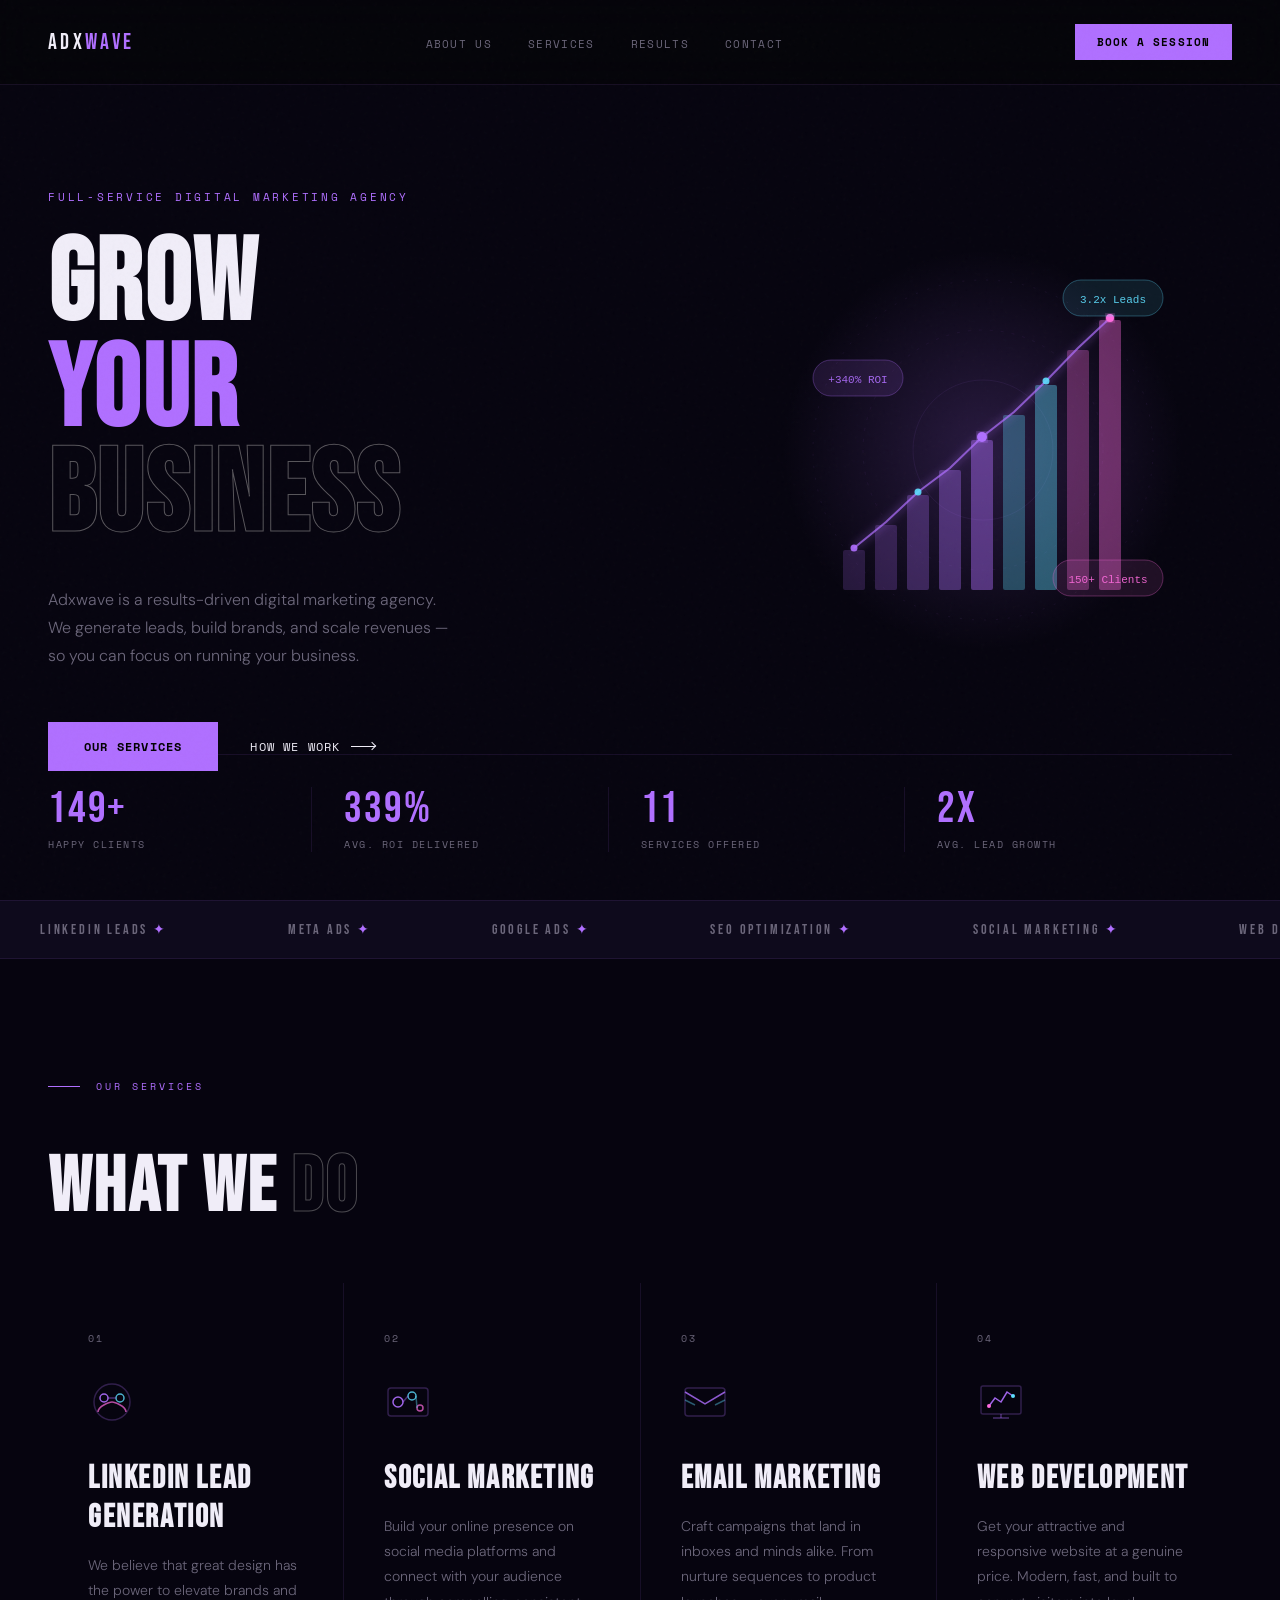
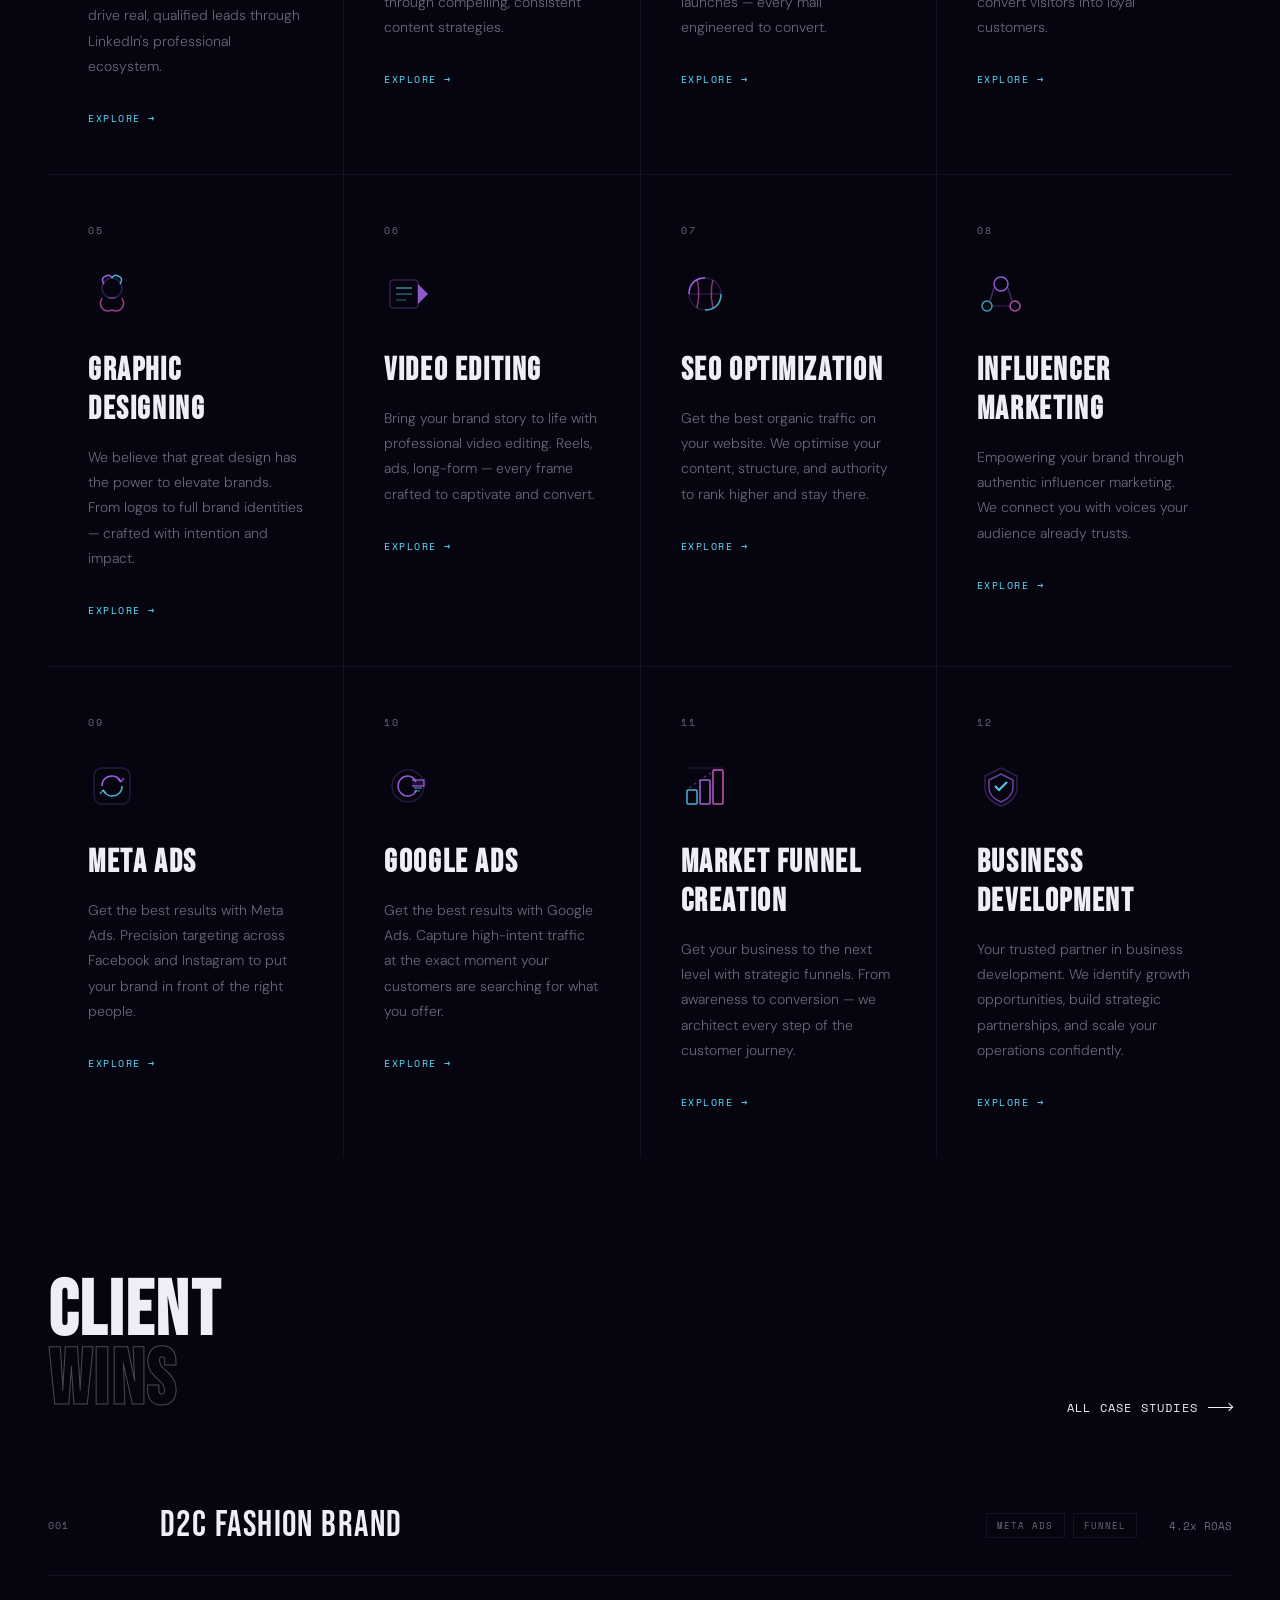
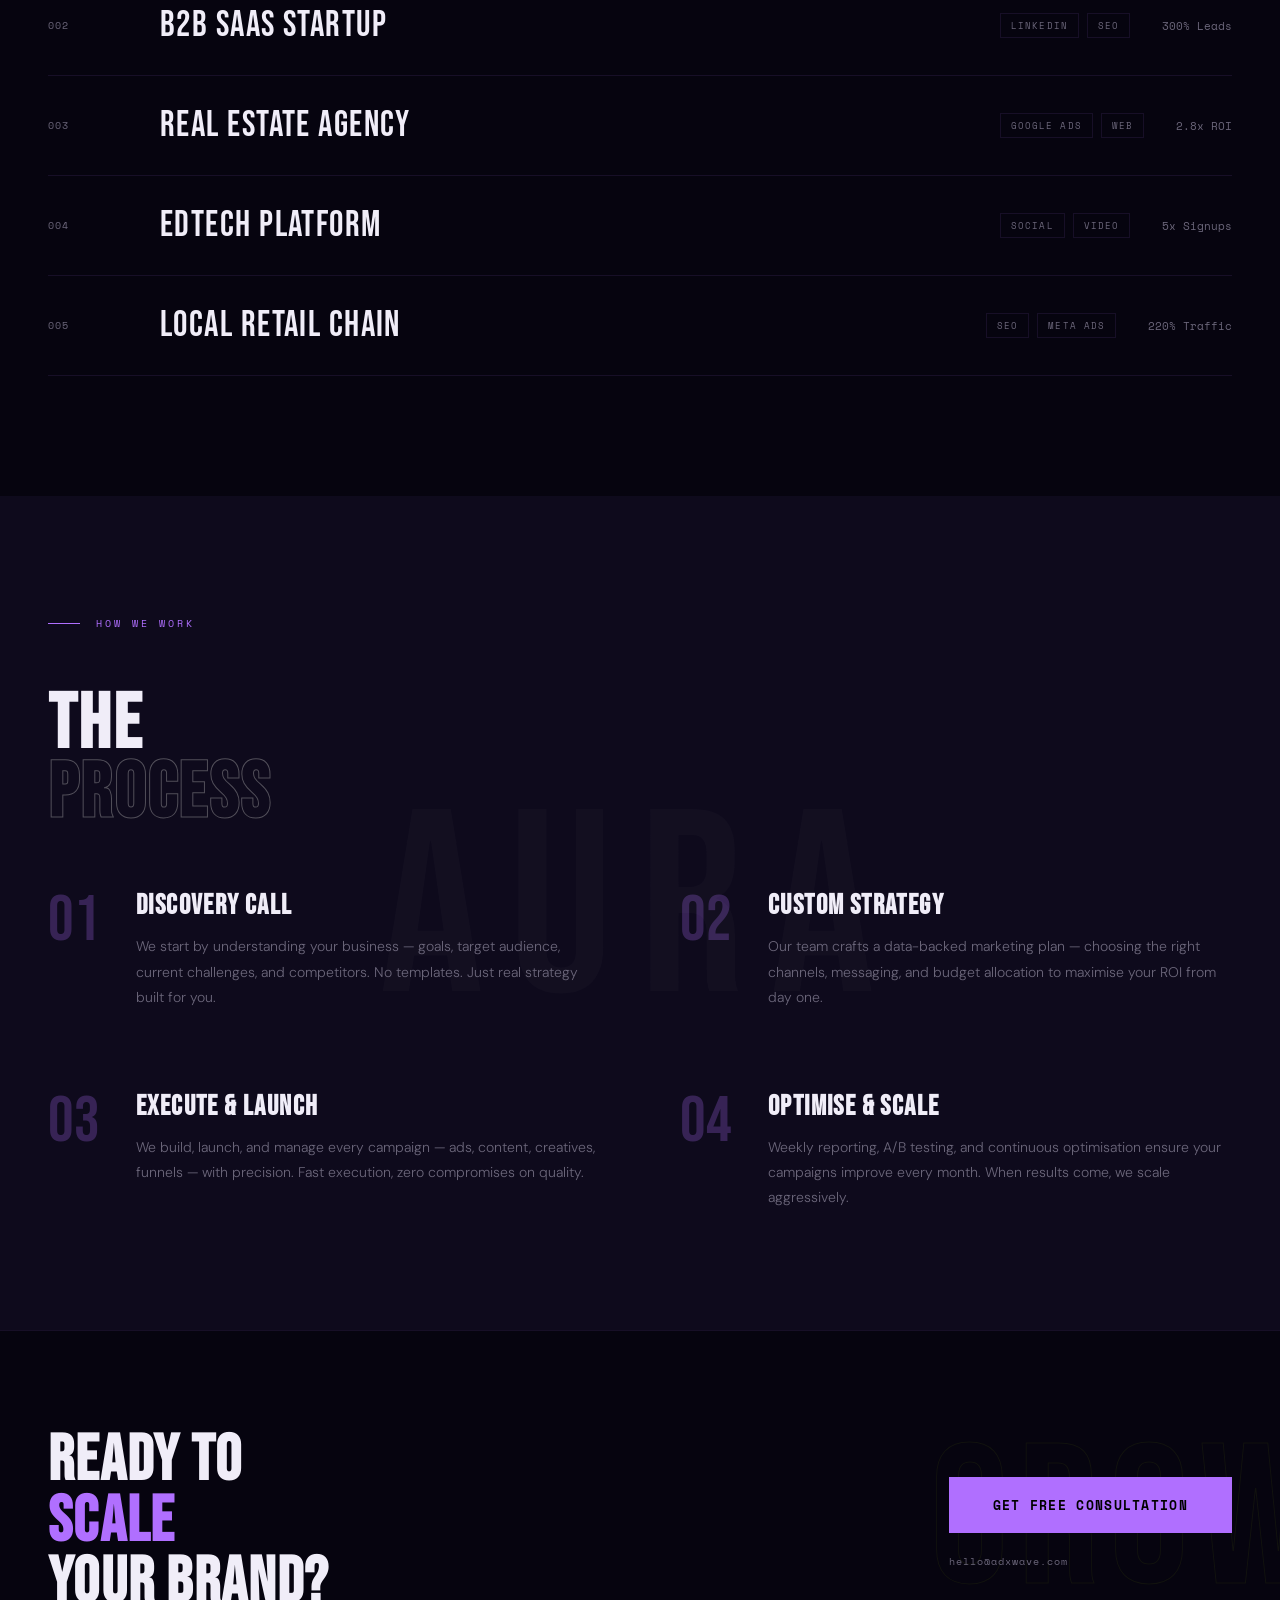
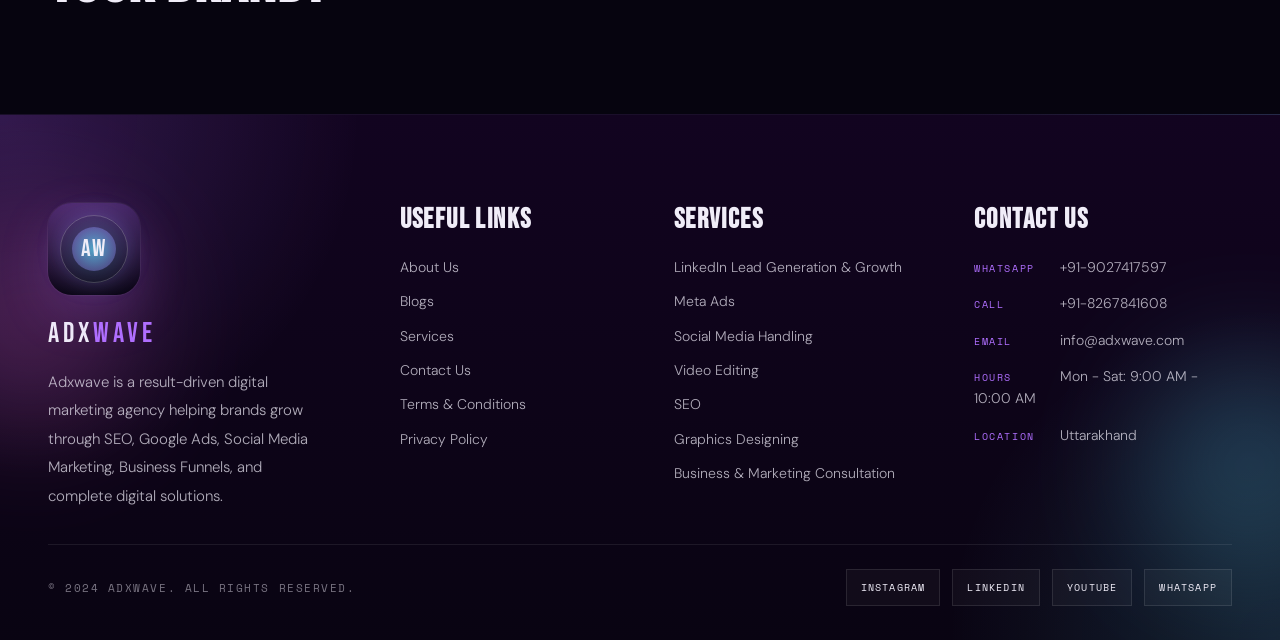
<file: index.html>
<!DOCTYPE html>
<html lang="en">
<head>
  <meta charset="UTF-8" />
  <meta name="viewport" content="width=device-width, initial-scale=1.0"/>
  <title>Adxwave — Your Growth, Our Mission</title>
  <link href="https://fonts.googleapis.com/css2?family=Bebas+Neue&family=DM+Sans:ital,wght@0,300;0,400;0,500;1,300&family=Space+Mono:wght@400;700&display=swap" rel="stylesheet"/>
  <link rel="stylesheet" href="style.css">
</head>
<body>

<div class="cursor" id="cursor"></div>
<div class="cursor-trail" id="cursorTrail"></div>

<!-- NAV -->
<nav>
  <a href="index.html" class="nav-logo">Adx<span>wave</span></a>
  <ul class="nav-links">
    <li><a href="about.html">About Us</a></li>
    <li><a href="services.html">Services</a></li>
    <li><a href="#work">Results</a></li>
    <li><a href="contact.html">Contact</a></li>
  </ul>
  <a href="contact.html" class="nav-cta">Book a Session</a>
</nav>

<!-- HERO -->
<section id="hero">

  <!-- Growth / Digital Marketing Visual -->
  <div class="prism-bg">
    <svg viewBox="0 0 440 440" fill="none" xmlns="http://www.w3.org/2000/svg">
      <defs>
        <radialGradient id="glowCenter" cx="50%" cy="50%" r="50%">
          <stop offset="0%" stop-color="#b06fff" stop-opacity="0.2"/>
          <stop offset="100%" stop-color="#b06fff" stop-opacity="0"/>
        </radialGradient>
        <filter id="glow"><feGaussianBlur stdDeviation="4" result="blur"/><feComposite in="SourceGraphic" in2="blur" operator="over"/></filter>
        <filter id="bigglow"><feGaussianBlur stdDeviation="10" result="blur"/><feComposite in="SourceGraphic" in2="blur" operator="over"/></filter>
      </defs>

      <!-- Background glow -->
      <circle cx="220" cy="220" r="200" fill="url(#glowCenter)"/>

      <!-- Orbit rings -->
      <circle cx="220" cy="220" r="170" stroke="rgba(176,111,255,0.07)" stroke-width="1" stroke-dasharray="2 10"/>
      <circle cx="220" cy="220" r="120" stroke="rgba(176,111,255,0.06)" stroke-width="1" stroke-dasharray="3 8"/>
      <circle cx="220" cy="220" r="70"  stroke="rgba(176,111,255,0.08)" stroke-width="1"/>

      <!-- Bar chart growth (bottom area) -->
      <rect x="80"  y="320" width="22" height="40"  fill="#b06fff" opacity="0.18" rx="2"/>
      <rect x="112" y="295" width="22" height="65"  fill="#b06fff" opacity="0.22" rx="2"/>
      <rect x="144" y="265" width="22" height="95"  fill="#b06fff" opacity="0.28" rx="2"/>
      <rect x="176" y="240" width="22" height="120" fill="#b06fff" opacity="0.35" rx="2"/>
      <rect x="208" y="210" width="22" height="150" fill="#b06fff" opacity="0.42" rx="2"/>
      <rect x="240" y="185" width="22" height="175" fill="#5edfff" opacity="0.3"  rx="2"/>
      <rect x="272" y="155" width="22" height="205" fill="#5edfff" opacity="0.38" rx="2"/>
      <rect x="304" y="120" width="22" height="240" fill="#ff6bdf" opacity="0.3"  rx="2"/>
      <rect x="336" y="90"  width="22" height="270" fill="#ff6bdf" opacity="0.38" rx="2"/>

      <!-- Trend line over bars -->
      <polyline points="91,318 123,292 155,262 187,238 219,207 251,182 283,151 315,118 347,88"
        stroke="#b06fff" stroke-width="2" stroke-opacity="0.7" fill="none" filter="url(#glow)"/>

      <!-- Dots on trend line -->
      <circle cx="91"  cy="318" r="3.5" fill="#b06fff" opacity="0.9"/>
      <circle cx="155" cy="262" r="3.5" fill="#5edfff" opacity="0.9"/>
      <circle cx="219" cy="207" r="5"   fill="#b06fff" opacity="1" filter="url(#glow)"/>
      <circle cx="283" cy="151" r="3.5" fill="#5edfff" opacity="0.9"/>
      <circle cx="347" cy="88"  r="4"   fill="#ff6bdf" opacity="1" filter="url(#glow)"/>

      <!-- Floating metric badges -->
      <rect x="50"  y="130" width="90" height="36" rx="18" fill="rgba(176,111,255,0.12)" stroke="rgba(176,111,255,0.3)" stroke-width="1"/>
      <text x="95"  y="153" text-anchor="middle" font-family="monospace" font-size="11" fill="#b06fff" opacity="0.9">+340% ROI</text>

      <rect x="300" y="50"  width="100" height="36" rx="18" fill="rgba(94,223,255,0.1)"  stroke="rgba(94,223,255,0.3)"  stroke-width="1"/>
      <text x="350" y="73"  text-anchor="middle" font-family="monospace" font-size="11" fill="#5edfff" opacity="0.9">3.2x Leads</text>

      <rect x="290" y="330" width="110" height="36" rx="18" fill="rgba(255,107,223,0.1)"  stroke="rgba(255,107,223,0.3)"  stroke-width="1"/>
      <text x="345" y="353" text-anchor="middle" font-family="monospace" font-size="11" fill="#ff6bdf" opacity="0.9">150+ Clients</text>

      <!-- Pulse on peak dot -->
      <circle cx="347" cy="88" r="10" stroke="#ff6bdf" stroke-width="1" fill="none">
        <animate attributeName="r" from="6" to="24" dur="2s" repeatCount="indefinite"/>
        <animate attributeName="stroke-opacity" from="0.7" to="0" dur="2s" repeatCount="indefinite"/>
      </circle>
    </svg>
  </div>

  <p class="hero-eyebrow">Full-Service Digital Marketing Agency</p>

  <h1 class="hero-title">
    <span class="line1">Grow</span><br/>
    <span class="line2">Your</span><br/>
    <span class="line3">Business</span>
  </h1>

  <p class="hero-sub">
    Adxwave is a results-driven digital marketing agency.<br/>
    We generate leads, build brands, and scale revenues —<br/>
    so you can focus on running your business.
  </p>

  <div class="hero-actions">
    <a href="#services" class="btn-primary"><span>Our Services</span></a>
    <a href="#process" class="btn-ghost">
      How We Work <span class="arrow"></span>
    </a>
  </div>

  <div class="hero-stats">
    <div class="stat">
      <div class="stat-num">150+</div>
      <div class="stat-label">Happy Clients</div>
    </div>
    <div class="stat">
      <div class="stat-num">340%</div>
      <div class="stat-label">Avg. ROI Delivered</div>
    </div>
    <div class="stat">
      <div class="stat-num">12</div>
      <div class="stat-label">Services Offered</div>
    </div>
    <div class="stat">
      <div class="stat-num">3X</div>
      <div class="stat-label">Avg. Lead Growth</div>
    </div>
  </div>
</section>

<!-- MARQUEE -->
<div class="marquee-section">
  <div class="marquee-track">
    <div class="marquee-item">LinkedIn Leads <span>✦</span></div>
    <div class="marquee-item">Meta Ads <span>✦</span></div>
    <div class="marquee-item">Google Ads <span>✦</span></div>
    <div class="marquee-item">SEO Optimization <span>✦</span></div>
    <div class="marquee-item">Social Marketing <span>✦</span></div>
    <div class="marquee-item">Web Development <span>✦</span></div>
    <div class="marquee-item">Video Editing <span>✦</span></div>
    <div class="marquee-item">LinkedIn Leads <span>✦</span></div>
    <div class="marquee-item">Meta Ads <span>✦</span></div>
    <div class="marquee-item">Google Ads <span>✦</span></div>
    <div class="marquee-item">SEO Optimization <span>✦</span></div>
    <div class="marquee-item">Social Marketing <span>✦</span></div>
    <div class="marquee-item">Web Development <span>✦</span></div>
    <div class="marquee-item">Video Editing <span>✦</span></div>
  </div>
</div>

<!--
  TOOLS SHOWCASE (TEMPORARILY HIDDEN)
<section id="tools-showcase">
  <div class="tools-showcase-copy reveal">
    <p class="section-label">Subscription Tools</p>
    <h2 class="section-title">Subscriptions We<br/><em>Are Providing</em></h2>
    <p class="tools-showcase-text">
      Explore the premium subscriptions we are providing for growth-focused brands, creators,
      and businesses. Each card can showcase a tool, platform, or resource that helps streamline
      marketing, automation, content, and business scaling.
    </p>
  </div>

  <div class="tools-carousel reveal" id="toolsCarousel">
    <div class="tools-carousel-top">
      <span class="tools-carousel-kicker">Use arrows to explore</span>
      <div class="tools-carousel-actions">
        <button class="tools-arrow" id="toolsPrev" type="button" aria-label="Show previous tool">
          <span></span>
        </button>
        <button class="tools-arrow" id="toolsNext" type="button" aria-label="Show next tool">
          <span></span>
        </button>
      </div>
    </div>

    <div class="tools-viewport">
      <div class="tools-track" id="toolsTrack">
        <article class="tool-card is-active">
        <span class="tool-card-index">01</span>
        <div class="tool-card-media">
          <img src="data:image/svg+xml,%3Csvg xmlns='http://www.w3.org/2000/svg' viewBox='0 0 600 800'%3E%3Crect width='600' height='800' fill='%230e0a1c'/%3E%3Crect x='36' y='36' width='528' height='728' rx='28' fill='none' stroke='%23b06fff' stroke-opacity='0.4'/%3E%3Ctext x='50%25' y='44%25' text-anchor='middle' fill='%23b06fff' font-family='Arial' font-size='34' letter-spacing='6'%3EADD IMAGE%3C/text%3E%3Ctext x='50%25' y='52%25' text-anchor='middle' fill='%235edfff' font-family='Arial' font-size='18' letter-spacing='4'%3ETOOL CARD 01%3C/text%3E%3C/svg%3E" alt="Subscription tool placeholder card 1"/>
        </div>
        <h3>Tool Slot One</h3>
        <p>Replace this image with your first subscription tool creative.</p>
        </article>

        <article class="tool-card">
        <span class="tool-card-index">02</span>
        <div class="tool-card-media">
          <img src="data:image/svg+xml,%3Csvg xmlns='http://www.w3.org/2000/svg' viewBox='0 0 600 800'%3E%3Crect width='600' height='800' fill='%230e0a1c'/%3E%3Crect x='36' y='36' width='528' height='728' rx='28' fill='none' stroke='%23ff6bdf' stroke-opacity='0.4'/%3E%3Ctext x='50%25' y='44%25' text-anchor='middle' fill='%23ff6bdf' font-family='Arial' font-size='34' letter-spacing='6'%3EADD IMAGE%3C/text%3E%3Ctext x='50%25' y='52%25' text-anchor='middle' fill='%235edfff' font-family='Arial' font-size='18' letter-spacing='4'%3ETOOL CARD 02%3C/text%3E%3C/svg%3E" alt="Subscription tool placeholder card 2"/>
        </div>
        <h3>Tool Slot Two</h3>
        <p>Use this card for another app screenshot, offer, or brand visual.</p>
        </article>

        <article class="tool-card">
        <span class="tool-card-index">03</span>
        <div class="tool-card-media">
          <img src="data:image/svg+xml,%3Csvg xmlns='http://www.w3.org/2000/svg' viewBox='0 0 600 800'%3E%3Crect width='600' height='800' fill='%230e0a1c'/%3E%3Crect x='36' y='36' width='528' height='728' rx='28' fill='none' stroke='%235edfff' stroke-opacity='0.45'/%3E%3Ctext x='50%25' y='44%25' text-anchor='middle' fill='%235edfff' font-family='Arial' font-size='34' letter-spacing='6'%3EADD IMAGE%3C/text%3E%3Ctext x='50%25' y='52%25' text-anchor='middle' fill='%23b06fff' font-family='Arial' font-size='18' letter-spacing='4'%3ETOOL CARD 03%3C/text%3E%3C/svg%3E" alt="Subscription tool placeholder card 3"/>
        </div>
        <h3>Tool Slot Three</h3>
        <p>Perfect for showcasing dashboards, SaaS UI, or membership tool art.</p>
        </article>

        <article class="tool-card">
        <span class="tool-card-index">04</span>
        <div class="tool-card-media">
          <img src="data:image/svg+xml,%3Csvg xmlns='http://www.w3.org/2000/svg' viewBox='0 0 600 800'%3E%3Crect width='600' height='800' fill='%230e0a1c'/%3E%3Crect x='36' y='36' width='528' height='728' rx='28' fill='none' stroke='%23b06fff' stroke-opacity='0.35'/%3E%3Ctext x='50%25' y='44%25' text-anchor='middle' fill='%23b06fff' font-family='Arial' font-size='34' letter-spacing='6'%3EADD IMAGE%3C/text%3E%3Ctext x='50%25' y='52%25' text-anchor='middle' fill='%23ff6bdf' font-family='Arial' font-size='18' letter-spacing='4'%3ETOOL CARD 04%3C/text%3E%3C/svg%3E" alt="Subscription tool placeholder card 4"/>
        </div>
        <h3>Tool Slot Four</h3>
        <p>Drop in your final tool visual to complete the full animated collection.</p>
        </article>
      </div>
    </div>
  </div>
</section>
-->

<!-- SERVICES -->
<section id="services">
  <p class="section-label reveal">Our Services</p>
  <h2 class="section-title reveal" style="margin-bottom:60px;">What We <em>Do</em></h2>
  <div class="services-grid">

    <div class="service-card reveal">
      <div class="service-num">01</div>
      <svg class="service-icon" viewBox="0 0 48 48" fill="none" stroke="currentColor" stroke-width="1.5">
        <rect x="6" y="6" width="36" height="36" rx="18" stroke-opacity="0.25"/>
        <circle cx="16" cy="20" r="4" stroke="var(--accent)" stroke-opacity="0.9"/>
        <circle cx="32" cy="20" r="4" stroke="var(--accent3)" stroke-opacity="0.8"/>
        <path d="M10 34 C10 28 22 24 24 24 C26 24 38 28 38 34" stroke="var(--accent2)" stroke-opacity="0.7"/>
        <line x1="20" y1="20" x2="28" y2="20" stroke="var(--accent)" stroke-opacity="0.4"/>
      </svg>
      <h3 class="service-title">LinkedIn Lead Generation</h3>
      <p class="service-desc">We believe that great design has the power to elevate brands and drive real, qualified leads through LinkedIn's professional ecosystem.</p>
      <a href="#" class="service-link">Explore →</a>
    </div>

    <div class="service-card reveal">
      <div class="service-num">02</div>
      <svg class="service-icon" viewBox="0 0 48 48" fill="none" stroke="currentColor" stroke-width="1.5">
        <rect x="4" y="10" width="40" height="28" rx="3" stroke-opacity="0.25"/>
        <circle cx="14" cy="24" r="5" stroke="var(--accent)" stroke-opacity="0.9"/>
        <circle cx="28" cy="18" r="4" stroke="var(--accent3)" stroke-opacity="0.8"/>
        <circle cx="36" cy="30" r="3" stroke="var(--accent2)" stroke-opacity="0.7"/>
        <line x1="19" y1="24" x2="24" y2="18" stroke="var(--accent)" stroke-opacity="0.4"/>
        <line x1="32" y1="18" x2="33" y2="30" stroke="var(--accent3)" stroke-opacity="0.4"/>
      </svg>
      <h3 class="service-title">Social Marketing</h3>
      <p class="service-desc">Build your online presence on social media platforms and connect with your audience through compelling, consistent content strategies.</p>
      <a href="#" class="service-link">Explore →</a>
    </div>

    <div class="service-card reveal">
      <div class="service-num">03</div>
      <svg class="service-icon" viewBox="0 0 48 48" fill="none" stroke="currentColor" stroke-width="1.5">
        <rect x="4" y="10" width="40" height="28" rx="3" stroke-opacity="0.25"/>
        <polyline points="4,14 24,26 44,14" stroke="var(--accent)" stroke-opacity="0.8"/>
        <line x1="4"  y1="22" x2="14" y2="27" stroke="var(--accent3)" stroke-opacity="0.4"/>
        <line x1="44" y1="22" x2="34" y2="27" stroke="var(--accent3)" stroke-opacity="0.4"/>
      </svg>
      <h3 class="service-title">Email Marketing</h3>
      <p class="service-desc">Craft campaigns that land in inboxes and minds alike. From nurture sequences to product launches — every mail engineered to convert.</p>
      <a href="#" class="service-link">Explore →</a>
    </div>

    <div class="service-card reveal">
      <div class="service-num">04</div>
      <svg class="service-icon" viewBox="0 0 48 48" fill="none" stroke="currentColor" stroke-width="1.5">
        <rect x="4" y="8" width="40" height="28" rx="2" stroke-opacity="0.25"/>
        <line x1="16" y1="40" x2="32" y2="40" stroke-opacity="0.4"/>
        <line x1="24" y1="36" x2="24" y2="40" stroke-opacity="0.4"/>
        <path d="M12 28 L18 20 L24 24 L30 14 L36 18" stroke="var(--accent)" stroke-opacity="0.9"/>
        <circle cx="12" cy="28" r="2" fill="var(--accent2)" stroke="none"/>
        <circle cx="36" cy="18" r="2" fill="var(--accent3)" stroke="none"/>
      </svg>
      <h3 class="service-title">Web Development</h3>
      <p class="service-desc">Get your attractive and responsive website at a genuine price. Modern, fast, and built to convert visitors into loyal customers.</p>
      <a href="#" class="service-link">Explore →</a>
    </div>

    <div class="service-card reveal">
      <div class="service-num">05</div>
      <svg class="service-icon" viewBox="0 0 48 48" fill="none" stroke="currentColor" stroke-width="1.5">
        <circle cx="24" cy="18" r="10" stroke-opacity="0.25"/>
        <path d="M16 14 Q12 8 18 6 Q22 4 24 8" stroke="var(--accent)" stroke-opacity="0.9"/>
        <path d="M32 14 Q36 8 30 6 Q26 4 24 8" stroke="var(--accent3)" stroke-opacity="0.8"/>
        <path d="M14 28 Q10 36 16 40 Q20 42 24 40 Q28 42 32 40 Q38 36 34 28" stroke="var(--accent2)" stroke-opacity="0.6"/>
        <line x1="20" y1="28" x2="28" y2="28" stroke="var(--accent)" stroke-opacity="0.4"/>
      </svg>
      <h3 class="service-title">Graphic Designing</h3>
      <p class="service-desc">We believe that great design has the power to elevate brands. From logos to full brand identities — crafted with intention and impact.</p>
      <a href="#" class="service-link">Explore →</a>
    </div>

    <div class="service-card reveal">
      <div class="service-num">06</div>
      <svg class="service-icon" viewBox="0 0 48 48" fill="none" stroke="currentColor" stroke-width="1.5">
        <rect x="6" y="10" width="28" height="28" rx="3" stroke-opacity="0.25"/>
        <polygon points="34,14 44,24 34,34" fill="var(--accent)" stroke="none" opacity="0.8"/>
        <line x1="12" y1="18" x2="28" y2="18" stroke="var(--accent3)" stroke-opacity="0.6"/>
        <line x1="12" y1="24" x2="28" y2="24" stroke="var(--accent3)" stroke-opacity="0.4"/>
        <line x1="12" y1="30" x2="22" y2="30" stroke="var(--accent3)" stroke-opacity="0.3"/>
      </svg>
      <h3 class="service-title">Video Editing</h3>
      <p class="service-desc">Bring your brand story to life with professional video editing. Reels, ads, long-form — every frame crafted to captivate and convert.</p>
      <a href="#" class="service-link">Explore →</a>
    </div>

    <div class="service-card reveal">
      <div class="service-num">07</div>
      <svg class="service-icon" viewBox="0 0 48 48" fill="none" stroke="currentColor" stroke-width="1.5">
        <circle cx="24" cy="24" r="16" stroke-opacity="0.2"/>
        <path d="M8 24 C8 14 14 8 24 8" stroke="var(--accent)" stroke-opacity="0.9"/>
        <path d="M40 24 C40 34 34 40 24 40" stroke="var(--accent3)" stroke-opacity="0.7"/>
        <path d="M16 10 C16 10 20 22 16 38" stroke="var(--accent2)" stroke-opacity="0.5"/>
        <path d="M32 10 C32 10 28 22 32 38" stroke="var(--accent2)" stroke-opacity="0.5"/>
        <line x1="8" y1="24" x2="40" y2="24" stroke-opacity="0.2"/>
      </svg>
      <h3 class="service-title">SEO Optimization</h3>
      <p class="service-desc">Get the best organic traffic on your website. We optimise your content, structure, and authority to rank higher and stay there.</p>
      <a href="#" class="service-link">Explore →</a>
    </div>

    <div class="service-card reveal">
      <div class="service-num">08</div>
      <svg class="service-icon" viewBox="0 0 48 48" fill="none" stroke="currentColor" stroke-width="1.5">
        <circle cx="24" cy="14" r="7" stroke="var(--accent)" stroke-opacity="0.8"/>
        <circle cx="10" cy="36" r="5" stroke="var(--accent3)" stroke-opacity="0.7"/>
        <circle cx="38" cy="36" r="5" stroke="var(--accent2)" stroke-opacity="0.7"/>
        <line x1="17" y1="18" x2="13" y2="31" stroke-opacity="0.35"/>
        <line x1="31" y1="18" x2="35" y2="31" stroke-opacity="0.35"/>
        <line x1="15" y1="36" x2="33" y2="36" stroke-opacity="0.2"/>
      </svg>
      <h3 class="service-title">Influencer Marketing</h3>
      <p class="service-desc">Empowering your brand through authentic influencer marketing. We connect you with voices your audience already trusts.</p>
      <a href="#" class="service-link">Explore →</a>
    </div>

    <div class="service-card reveal">
      <div class="service-num">09</div>
      <svg class="service-icon" viewBox="0 0 48 48" fill="none" stroke="currentColor" stroke-width="1.5">
        <rect x="6" y="6" width="36" height="36" rx="8" stroke-opacity="0.2"/>
        <path d="M14 24 C14 18 18 14 24 14 C28 14 31 16 33 20" stroke="var(--accent)" stroke-opacity="0.9"/>
        <path d="M33 20 L36 16 M33 20 L30 17" stroke="var(--accent)" stroke-opacity="0.7"/>
        <path d="M34 24 C34 30 30 34 24 34 C20 34 17 32 15 28" stroke="var(--accent3)" stroke-opacity="0.8"/>
        <path d="M15 28 L12 32 M15 28 L18 31" stroke="var(--accent3)" stroke-opacity="0.6"/>
      </svg>
      <h3 class="service-title">Meta Ads</h3>
      <p class="service-desc">Get the best results with Meta Ads. Precision targeting across Facebook and Instagram to put your brand in front of the right people.</p>
      <a href="#" class="service-link">Explore →</a>
    </div>

    <div class="service-card reveal">
      <div class="service-num">10</div>
      <svg class="service-icon" viewBox="0 0 48 48" fill="none" stroke="currentColor" stroke-width="1.5">
        <circle cx="24" cy="24" r="16" stroke-opacity="0.2"/>
        <path d="M32 20 C30 16 27 14 24 14 C18 14 14 18.7 14 24 C14 29.3 18 34 24 34 C28 34 31 31.5 32.5 28" stroke="var(--accent)" stroke-opacity="0.85"/>
        <path d="M28 24 L40 24 L40 18 L28 18 Z" fill="var(--accent)" stroke="none" opacity="0.15"/>
        <path d="M28 18 L40 18 L40 24 L28 24" stroke="var(--accent)" stroke-opacity="0.7"/>
        <line x1="30" y1="26" x2="38" y2="26" stroke="var(--accent3)" stroke-opacity="0.5"/>
        <line x1="30" y1="29" x2="36" y2="29" stroke="var(--accent3)" stroke-opacity="0.4"/>
      </svg>
      <h3 class="service-title">Google Ads</h3>
      <p class="service-desc">Get the best results with Google Ads. Capture high-intent traffic at the exact moment your customers are searching for what you offer.</p>
      <a href="#" class="service-link">Explore →</a>
    </div>

    <div class="service-card reveal">
      <div class="service-num">11</div>
      <svg class="service-icon" viewBox="0 0 48 48" fill="none" stroke="currentColor" stroke-width="1.5">
        <rect x="6" y="28" width="10" height="14" rx="1" stroke="var(--accent3)" stroke-opacity="0.8"/>
        <rect x="19" y="18" width="10" height="24" rx="1" stroke="var(--accent)" stroke-opacity="0.9"/>
        <rect x="32" y="8"  width="10" height="34" rx="1" stroke="var(--accent2)" stroke-opacity="0.8"/>
        <line x1="6"  y1="6" x2="42" y2="6" stroke-opacity="0.15"/>
        <path d="M8 26 L22 16 L34 8" stroke="var(--accent)" stroke-opacity="0.4" stroke-dasharray="3 3"/>
      </svg>
      <h3 class="service-title">Market Funnel Creation</h3>
      <p class="service-desc">Get your business to the next level with strategic funnels. From awareness to conversion — we architect every step of the customer journey.</p>
      <a href="#" class="service-link">Explore →</a>
    </div>

    <div class="service-card reveal">
      <div class="service-num">12</div>
      <svg class="service-icon" viewBox="0 0 48 48" fill="none" stroke="currentColor" stroke-width="1.5">
        <path d="M24 6 L40 14 L40 26 C40 34 33 41 24 44 C15 41 8 34 8 26 L8 14 Z" stroke-opacity="0.25"/>
        <path d="M24 12 L36 18 L36 26 C36 32 31 37 24 40 C17 37 12 32 12 26 L12 18 Z" stroke="var(--accent)" stroke-opacity="0.6"/>
        <polyline points="18,24 22,28 30,20" stroke="var(--accent3)" stroke-opacity="0.9" stroke-width="2"/>
      </svg>
      <h3 class="service-title">Business Development</h3>
      <p class="service-desc">Your trusted partner in business development. We identify growth opportunities, build strategic partnerships, and scale your operations confidently.</p>
      <a href="#" class="service-link">Explore →</a>
    </div>

  </div>
</section>

<!-- RESULTS -->
<section id="work">
  <div class="work-header reveal">
    <h2 class="section-title">Client<br/><em>Wins</em></h2>
    <a href="#" class="btn-ghost">All Case Studies <span class="arrow"></span></a>
  </div>
  <div class="projects-list">
    <div class="project-row reveal">
      <span class="project-idx">001</span>
      <span class="project-name">D2C Fashion Brand</span>
      <div class="project-tags"><span class="tag">Meta Ads</span><span class="tag">Funnel</span></div>
      <span class="project-year">4.2x ROAS</span>
    </div>
    <div class="project-row reveal">
      <span class="project-idx">002</span>
      <span class="project-name">B2B SaaS Startup</span>
      <div class="project-tags"><span class="tag">LinkedIn</span><span class="tag">SEO</span></div>
      <span class="project-year">300% Leads</span>
    </div>
    <div class="project-row reveal">
      <span class="project-idx">003</span>
      <span class="project-name">Real Estate Agency</span>
      <div class="project-tags"><span class="tag">Google Ads</span><span class="tag">Web</span></div>
      <span class="project-year">2.8x ROI</span>
    </div>
    <div class="project-row reveal">
      <span class="project-idx">004</span>
      <span class="project-name">EdTech Platform</span>
      <div class="project-tags"><span class="tag">Social</span><span class="tag">Video</span></div>
      <span class="project-year">5x Signups</span>
    </div>
    <div class="project-row reveal">
      <span class="project-idx">005</span>
      <span class="project-name">Local Retail Chain</span>
      <div class="project-tags"><span class="tag">SEO</span><span class="tag">Meta Ads</span></div>
      <span class="project-year">220% Traffic</span>
    </div>
  </div>
</section>

<!-- PROCESS -->
<section id="process">
  <p class="section-label reveal">How We Work</p>
  <h2 class="section-title reveal">The<br/><em>Process</em></h2>
  <div class="process-grid">
    <div class="process-step reveal">
      <div class="step-num">01</div>
      <div class="step-content">
        <h3 class="step-title">Discovery Call</h3>
        <p class="step-desc">We start by understanding your business — goals, target audience, current challenges, and competitors. No templates. Just real strategy built for you.</p>
      </div>
    </div>
    <div class="process-step reveal">
      <div class="step-num">02</div>
      <div class="step-content">
        <h3 class="step-title">Custom Strategy</h3>
        <p class="step-desc">Our team crafts a data-backed marketing plan — choosing the right channels, messaging, and budget allocation to maximise your ROI from day one.</p>
      </div>
    </div>
    <div class="process-step reveal">
      <div class="step-num">03</div>
      <div class="step-content">
        <h3 class="step-title">Execute & Launch</h3>
        <p class="step-desc">We build, launch, and manage every campaign — ads, content, creatives, funnels — with precision. Fast execution, zero compromises on quality.</p>
      </div>
    </div>
    <div class="process-step reveal">
      <div class="step-num">04</div>
      <div class="step-content">
        <h3 class="step-title">Optimise & Scale</h3>
        <p class="step-desc">Weekly reporting, A/B testing, and continuous optimisation ensure your campaigns improve every month. When results come, we scale aggressively.</p>
      </div>
    </div>
  </div>
</section>

<!-- CTA -->
<section id="cta">
  <div class="cta-bg-text">GROW</div>
  <div class="cta-left reveal">
    <h2 class="cta-headline">Ready to<br/><span>Scale</span><br/>Your Brand?</h2>
  </div>
  <div class="cta-right reveal">
    <a href="mailto:hello@adxwave.com" class="btn-primary" style="font-size:13px; padding: 18px 44px;"><span>Get Free Consultation</span></a>
    <p style="font-family:'Space Mono',monospace; font-size:10px; color:var(--muted); margin-top:16px; letter-spacing:0.1em;">hello@adxwave.com</p>
  </div>
</section>

<!-- FOOTER -->
<footer class="site-footer">
  <div class="footer-orb footer-orb-left"></div>
  <div class="footer-orb footer-orb-right"></div>

  <div class="footer-top">
    <div class="footer-brand reveal">
      <div class="footer-badge">
        <div class="footer-badge-ring"></div>
        <div class="footer-badge-core">AW</div>
      </div>
      <div class="footer-logo">Adx<span>wave</span></div>
      <p class="footer-brand-text">
        Adxwave is a result-driven digital marketing agency helping brands grow through
        SEO, Google Ads, Social Media Marketing, Business Funnels, and complete digital solutions.
      </p>
    </div>

    <div class="footer-links-group reveal">
      <h3 class="footer-heading">Useful Links</h3>
      <div class="footer-links">
        <a href="about.html">About Us</a>
        <a href="#work">Blogs</a>
        <a href="services.html">Services</a>
        <a href="contact.html">Contact Us</a>
        <a href="terms-conditions.html">Terms & Conditions</a>
        <a href="privacy-policy.html">Privacy Policy</a>
      </div>
    </div>

    <div class="footer-links-group reveal">
      <h3 class="footer-heading">Services</h3>
      <div class="footer-links">
        <a href="services.html">LinkedIn Lead Generation & Growth</a>
        <a href="services.html">Meta Ads</a>
        <a href="services.html">Social Media Handling</a>
        <a href="services.html">Video Editing</a>
        <a href="services.html">SEO</a>
        <a href="services.html">Graphics Designing</a>
        <a href="services.html">Business & Marketing Consultation</a>
      </div>
    </div>

    <div class="footer-contact reveal">
      <h3 class="footer-heading">Contact Us</h3>
      <div class="footer-contact-list">
        <a href="https://wa.me/919027417597"><span>WhatsApp</span> +91-9027417597</a>
        <a href="tel:+918267841608"><span>Call</span> +91-8267841608</a>
        <a href="mailto:info@adxwave.com"><span>Email</span> info@adxwave.com</a>
        <p><span>Hours</span> Mon - Sat: 9:00 AM - 10:00 AM</p>
        <p><span>Location</span> Uttarakhand</p>
      </div>
    </div>
  </div>

  <div class="footer-bottom">
    <p class="footer-copy">© 2024 Adxwave. All rights reserved.</p>
    <div class="footer-socials">
      <a href="#">Instagram</a>
      <a href="#">LinkedIn</a>
      <a href="#">YouTube</a>
      <a href="#">WhatsApp</a>
    </div>
  </div>
</footer>

<script src="script.js"></script>
</body>
</html>
</file>
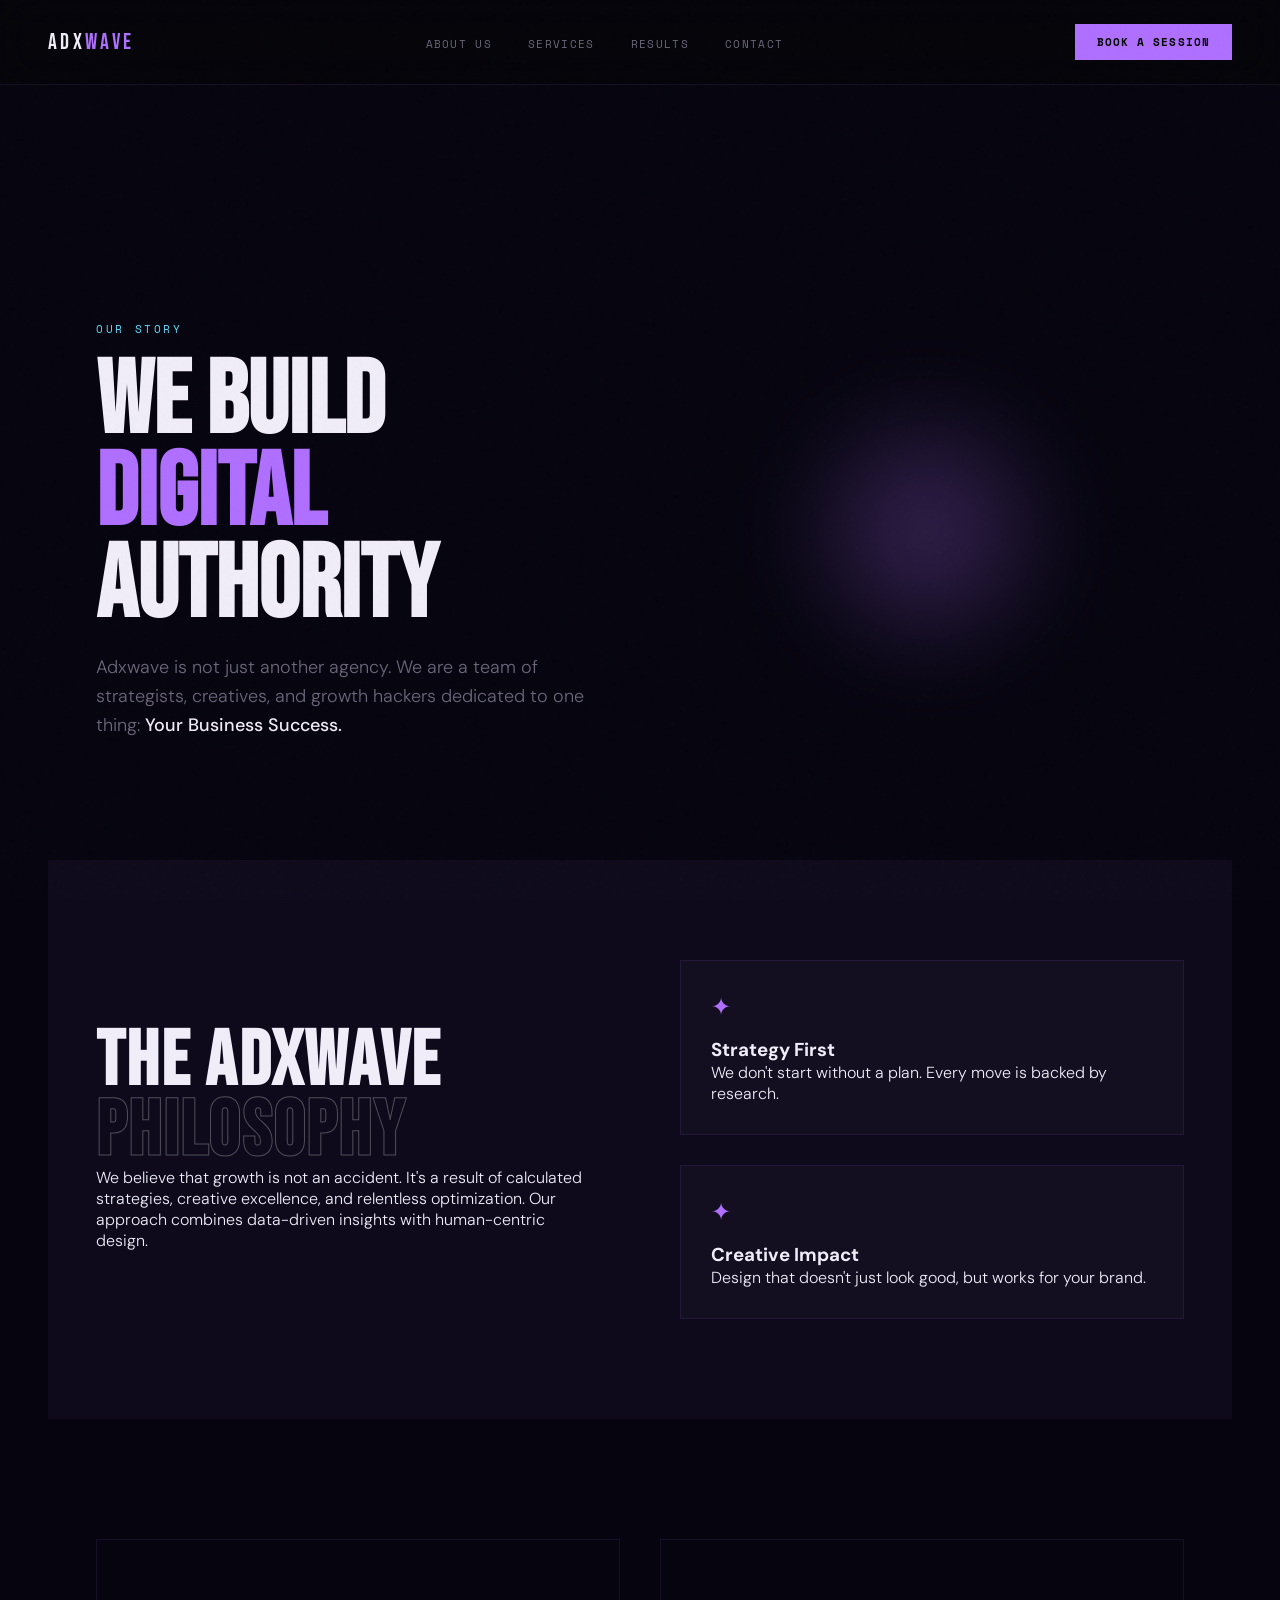
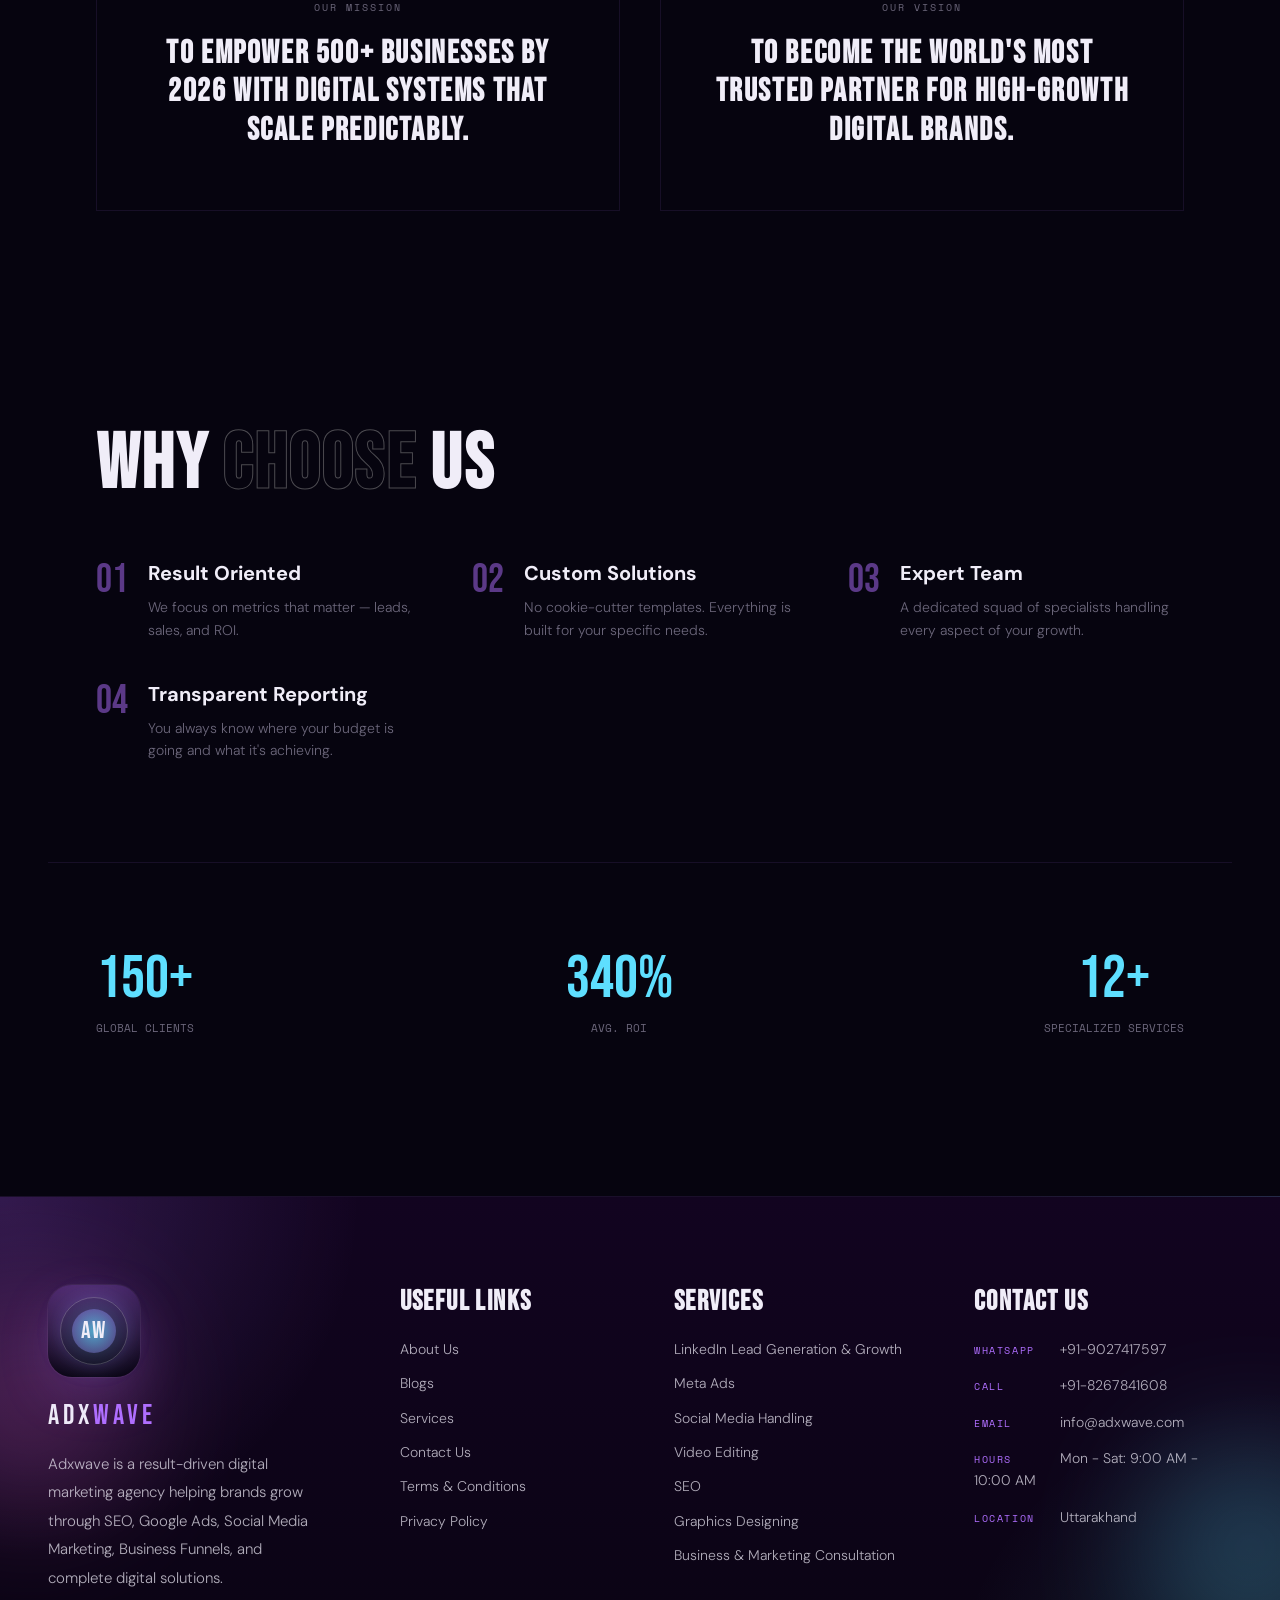
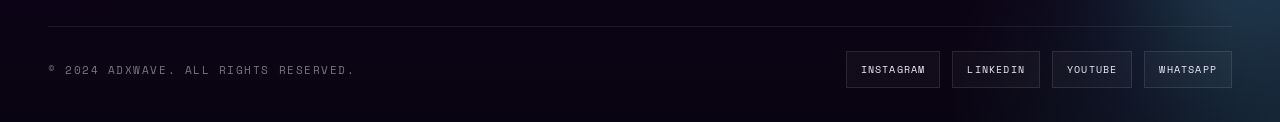
<file: about.html>
<!DOCTYPE html>
<html lang="en">
<head>
  <meta charset="UTF-8" />
  <meta name="viewport" content="width=device-width, initial-scale=1.0" />
  <title>About Us - Adxwave</title>
  <link href="https://fonts.googleapis.com/css2?family=Bebas+Neue&family=DM+Sans:ital,wght@0,300;0,400;0,500;1,300&family=Space+Mono:wght@400;700&display=swap" rel="stylesheet"/>
  <link rel="stylesheet" href="style.css" />
</head>
<body class="page-about">
<div class="cursor" id="cursor"></div>
<div class="cursor-trail" id="cursorTrail"></div>

<nav>
  <a href="index.html" class="nav-logo">Adx<span>wave</span></a>
  <ul class="nav-links">
    <li><a href="about.html">About Us</a></li>
    <li><a href="services.html">Services</a></li>
    <li><a href="index.html#work">Results</a></li>
    <li><a href="contact.html">Contact</a></li>
  </ul>
  <a href="contact.html" class="nav-cta">Book a Session</a>
</nav>

<main class="page-shell about-shell">
  <!-- NEW ABOUT HERO -->
  <section class="about-hero-new reveal">
    <div class="about-hero-content">
      <p class="page-eyebrow">Our Story</p>
      <h1 class="about-mega-title">We Build<br/><span>Digital</span><br/>Authority</h1>
      <p class="about-hero-sub">
        Adxwave is not just another agency. We are a team of strategists, 
        creatives, and growth hackers dedicated to one thing: 
        <strong>Your Business Success.</strong>
      </p>
    </div>
    <div class="about-hero-visual">
      <div class="aura-sphere"></div>
    </div>
  </section>

  <!-- PHILOSOPHY SECTION -->
  <section class="about-philosophy reveal">
    <div class="philosophy-grid">
      <div class="philosophy-text">
        <h2 class="section-title">The Adxwave <em>Philosophy</em></h2>
        <p>We believe that growth is not an accident. It's a result of calculated strategies, creative excellence, and relentless optimization. Our approach combines data-driven insights with human-centric design.</p>
      </div>
      <div class="philosophy-cards">
        <div class="p-card">
          <div class="p-icon">✦</div>
          <h3>Strategy First</h3>
          <p>We don't start without a plan. Every move is backed by research.</p>
        </div>
        <div class="p-card">
          <div class="p-icon">✦</div>
          <h3>Creative Impact</h3>
          <p>Design that doesn't just look good, but works for your brand.</p>
        </div>
      </div>
    </div>
  </section>

  <!-- MISSION & VISION -->
  <section class="mission-vision reveal">
    <div class="mv-container">
      <div class="mv-box">
        <span class="mv-label">Our Mission</span>
        <h3>To empower 500+ businesses by 2026 with digital systems that scale predictably.</h3>
      </div>
      <div class="mv-box">
        <span class="mv-label">Our Vision</span>
        <h3>To become the world's most trusted partner for high-growth digital brands.</h3>
      </div>
    </div>
  </section>

  <!-- WHY CHOOSE US - UNIQUE LIST -->
  <section class="why-us reveal">
    <h2 class="section-title">Why <em>Choose</em> Us</h2>
    <div class="why-list">
      <div class="why-item">
        <span class="why-num">01</span>
        <div class="why-content">
          <h3>Result Oriented</h3>
          <p>We focus on metrics that matter — leads, sales, and ROI.</p>
        </div>
      </div>
      <div class="why-item">
        <span class="why-num">02</span>
        <div class="why-content">
          <h3>Custom Solutions</h3>
          <p>No cookie-cutter templates. Everything is built for your specific needs.</p>
        </div>
      </div>
      <div class="why-item">
        <span class="why-num">03</span>
        <div class="why-content">
          <h3>Expert Team</h3>
          <p>A dedicated squad of specialists handling every aspect of your growth.</p>
        </div>
      </div>
      <div class="why-item">
        <span class="why-num">04</span>
        <div class="why-content">
          <h3>Transparent Reporting</h3>
          <p>You always know where your budget is going and what it's achieving.</p>
        </div>
      </div>
    </div>
  </section>

  <!-- STATS -->
  <section class="about-stats-new reveal">
    <div class="stats-row">
      <div class="stat-box">
        <div class="stat-val">150+</div>
        <div class="stat-txt">Global Clients</div>
      </div>
      <div class="stat-box">
        <div class="stat-val">340%</div>
        <div class="stat-txt">Avg. ROI</div>
      </div>
      <div class="stat-box">
        <div class="stat-val">12+</div>
        <div class="stat-txt">Specialized Services</div>
      </div>
    </div>
  </section>
</main>

<footer class="site-footer">
  <div class="footer-orb footer-orb-left"></div>
  <div class="footer-orb footer-orb-right"></div>
  <div class="footer-top">
    <div class="footer-brand reveal">
      <div class="footer-badge">
        <div class="footer-badge-ring"></div>
        <div class="footer-badge-core">AW</div>
      </div>
      <div class="footer-logo">Adx<span>wave</span></div>
      <p class="footer-brand-text">
        Adxwave is a result-driven digital marketing agency helping brands grow through
        SEO, Google Ads, Social Media Marketing, Business Funnels, and complete digital solutions.
      </p>
    </div>
    <div class="footer-links-group reveal">
      <h3 class="footer-heading">Useful Links</h3>
      <div class="footer-links">
        <a href="about.html">About Us</a>
        <a href="index.html#work">Blogs</a>
        <a href="services.html">Services</a>
        <a href="contact.html">Contact Us</a>
        <a href="terms-conditions.html">Terms & Conditions</a>
        <a href="privacy-policy.html">Privacy Policy</a>
      </div>
    </div>
    <div class="footer-links-group reveal">
      <h3 class="footer-heading">Services</h3>
      <div class="footer-links">
        <a href="services.html">LinkedIn Lead Generation & Growth</a>
        <a href="services.html">Meta Ads</a>
        <a href="services.html">Social Media Handling</a>
        <a href="services.html">Video Editing</a>
        <a href="services.html">SEO</a>
        <a href="services.html">Graphics Designing</a>
        <a href="services.html">Business & Marketing Consultation</a>
      </div>
    </div>
    <div class="footer-contact reveal">
      <h3 class="footer-heading">Contact Us</h3>
      <div class="footer-contact-list">
        <a href="https://wa.me/919027417597"><span>WhatsApp</span> +91-9027417597</a>
        <a href="tel:+918267841608"><span>Call</span> +91-8267841608</a>
        <a href="mailto:info@adxwave.com"><span>Email</span> info@adxwave.com</a>
        <p><span>Hours</span> Mon - Sat: 9:00 AM - 10:00 AM</p>
        <p><span>Location</span> Uttarakhand</p>
      </div>
    </div>
  </div>
  <div class="footer-bottom">
    <p class="footer-copy">© 2024 Adxwave. All rights reserved.</p>
    <div class="footer-socials">
      <a href="#">Instagram</a>
      <a href="#">LinkedIn</a>
      <a href="#">YouTube</a>
      <a href="#">WhatsApp</a>
    </div>
  </div>
</footer>

<script src="script.js"></script>
</body>
</html>
</file>
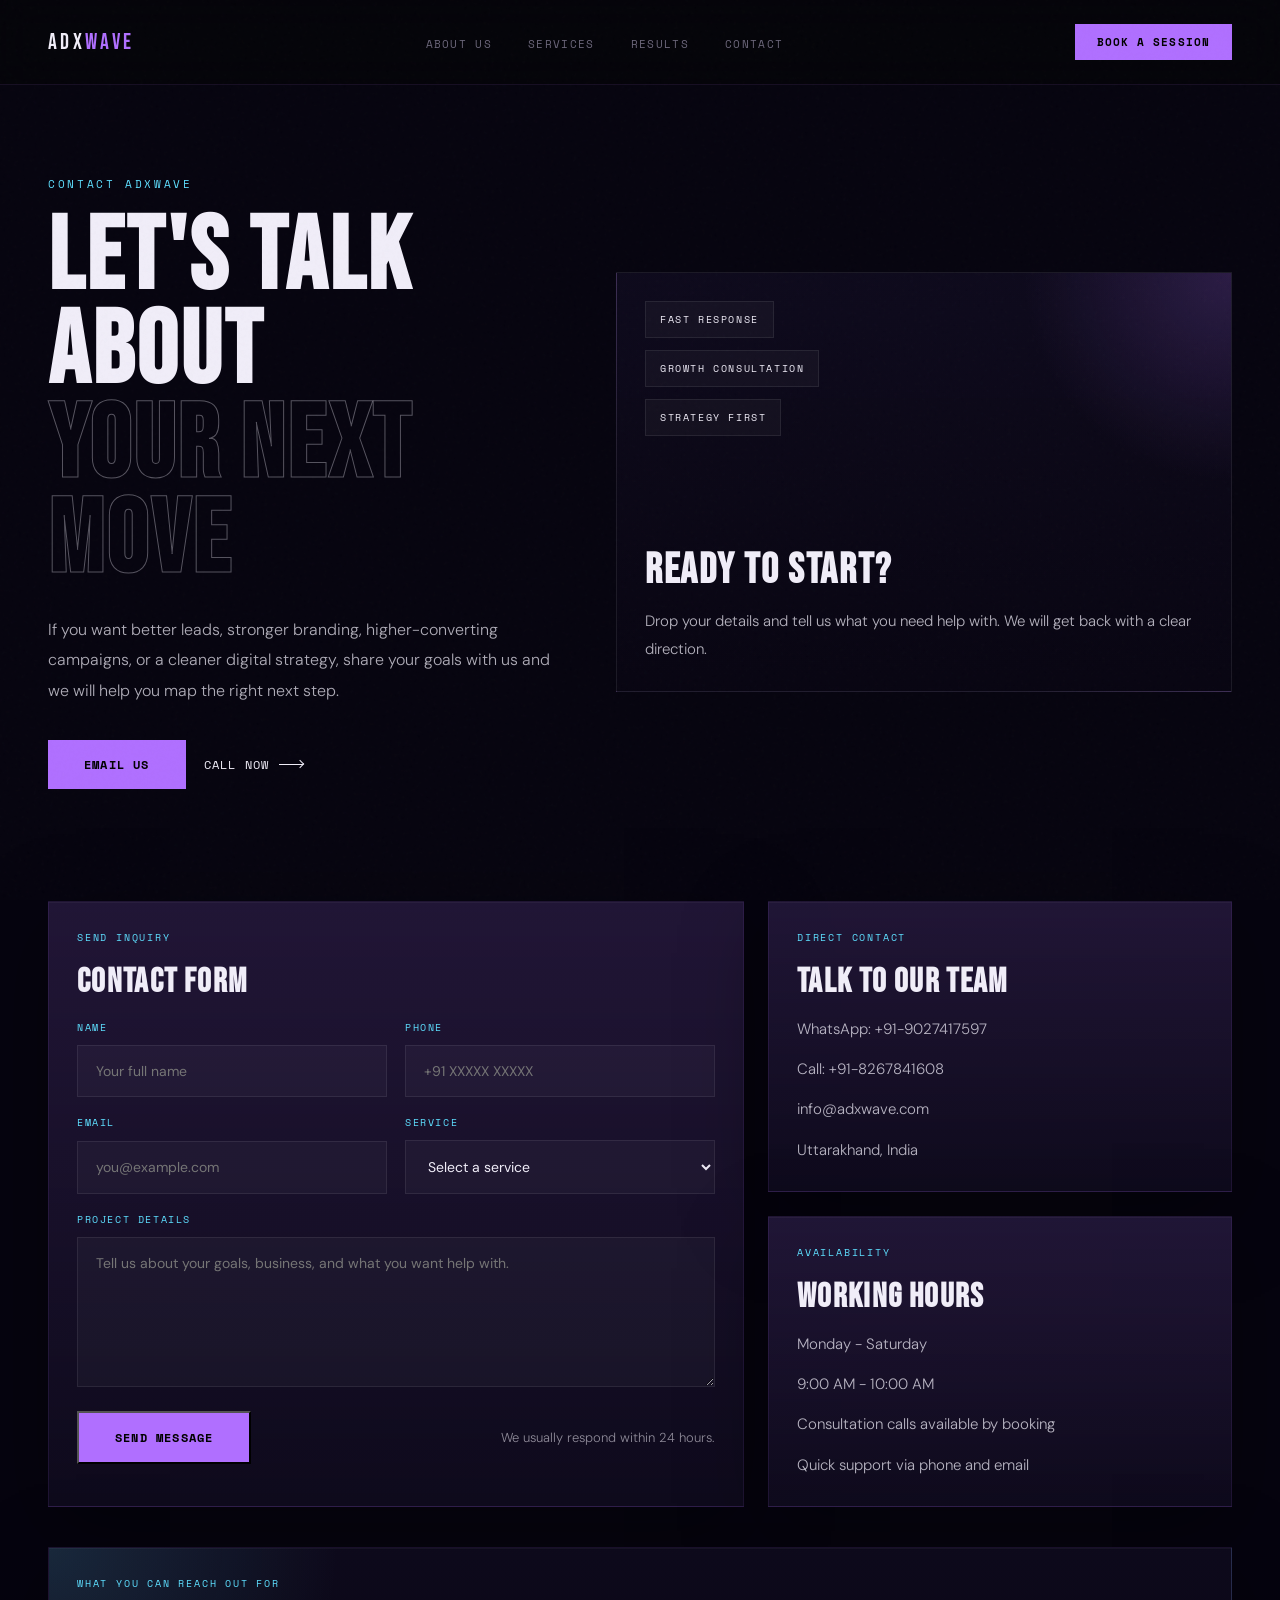
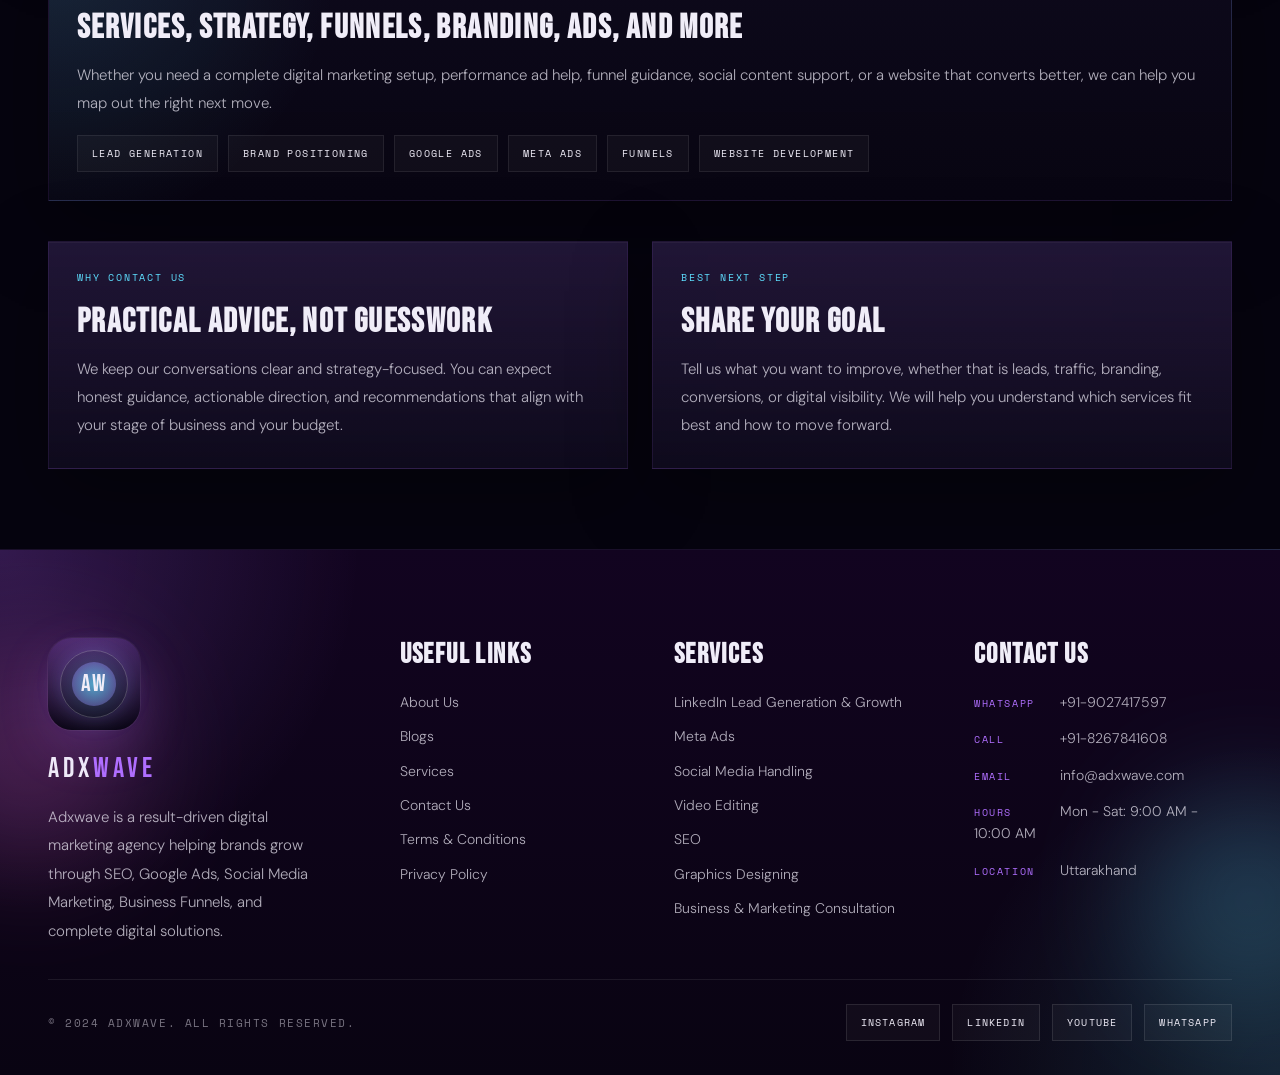
<file: contact.html>
<!DOCTYPE html>
<html lang="en">
<head>
  <meta charset="UTF-8" />
  <meta name="viewport" content="width=device-width, initial-scale=1.0" />
  <title>Contact - Adxwave</title>
  <link href="https://fonts.googleapis.com/css2?family=Bebas+Neue&family=DM+Sans:ital,wght@0,300;0,400;0,500;1,300&family=Space+Mono:wght@400;700&display=swap" rel="stylesheet"/>
  <link rel="stylesheet" href="style.css" />
</head>
<body class="page-contact">
<div class="cursor" id="cursor"></div>
<div class="cursor-trail" id="cursorTrail"></div>

<nav>
  <a href="index.html" class="nav-logo">Adx<span>wave</span></a>
  <ul class="nav-links">
    <li><a href="about.html">About Us</a></li>
    <li><a href="services.html">Services</a></li>
    <li><a href="index.html#work">Results</a></li>
    <li><a href="contact.html">Contact</a></li>
  </ul>
  <a href="contact.html" class="nav-cta">Book a Session</a>
</nav>

<main class="page-shell contact-shell">
  <section class="page-hero contact-hero">
    <div class="reveal">
      <p class="page-eyebrow">Contact Adxwave</p>
      <h1 class="page-title">Let's Talk About<br/><em>Your Next Move</em></h1>
      <p class="page-text">
        If you want better leads, stronger branding, higher-converting campaigns, or a cleaner digital strategy,
        share your goals with us and we will help you map the right next step.
      </p>
      <div class="page-actions">
        <a href="mailto:info@adxwave.com" class="btn-primary"><span>Email Us</span></a>
        <a href="tel:+918267841608" class="btn-ghost">Call Now <span class="arrow"></span></a>
      </div>
    </div>

    <div class="contact-hero-card reveal">
      <div class="contact-hero-strip">
        <span>Fast Response</span>
        <span>Growth Consultation</span>
        <span>Strategy First</span>
      </div>
      <div class="contact-hero-copy">
        <h3>Ready To Start?</h3>
        <p>Drop your details and tell us what you need help with. We will get back with a clear direction.</p>
      </div>
    </div>
  </section>

  <section class="page-section section-stack">
    <div class="contact-main-grid">
      <article class="contact-panel reveal contact-form-panel">
        <div class="card-kicker">Send Inquiry</div>
        <h2 class="card-title">Contact Form</h2>

        <div class="form-feedback form-feedback-success" id="formSuccess" hidden>
          <strong>Message sent!</strong> Your inquiry was delivered to our team. We will reply within 24 hours.
        </div>
        <div class="form-feedback form-feedback-error" id="formError" hidden>
          <strong>Sorry, something went wrong.</strong> Please email us directly at
          <a href="mailto:vrai51971@gmail.com">vrai51971@gmail.com</a> and we will get right back to you.
        </div>

        <form
          class="contact-form"
          id="contactForm"
          action="https://formspree.io/f/xdaqjnkj"
          method="POST"
        >
          <input type="text" name="_gotcha" tabindex="-1" autocomplete="off" style="display:none" />
          <input type="hidden" name="_subject" value="New website inquiry — Adxwave" />
          <input type="hidden" name="_cc" value="info@adxwave.com" />
          <input type="hidden" name="_replyto" value="" />
          <div class="form-grid">
            <label class="form-field">
              <span>Name</span>
              <input type="text" name="name" placeholder="Your full name" required />
            </label>
            <label class="form-field">
              <span>Phone</span>
              <input type="tel" name="phone" placeholder="+91 XXXXX XXXXX" required />
            </label>
            <label class="form-field">
              <span>Email</span>
              <input type="email" name="email" id="formEmail" placeholder="you@example.com" required />
            </label>
            <label class="form-field">
              <span>Service</span>
              <select name="service" required>
                <option value="">Select a service</option>
                <option>Lead Generation</option>
                <option>Meta Ads</option>
                <option>Google Ads</option>
                <option>SEO</option>
                <option>Social Media Handling</option>
                <option>Web Development</option>
                <option>Other</option>
              </select>
            </label>
          </div>
          <label class="form-field form-field-full">
            <span>Project Details</span>
            <textarea name="message" rows="6" placeholder="Tell us about your goals, business, and what you want help with." required></textarea>
          </label>
          <div class="form-actions">
            <button type="submit" class="btn-primary" id="formSubmitBtn"><span>Send Message</span></button>
            <p>We usually respond within 24 hours.</p>
          </div>
        </form>
      </article>

      <div class="contact-side-stack">
        <article class="contact-panel reveal">
        <div class="card-kicker">Direct Contact</div>
        <h2 class="card-title">Talk To Our Team</h2>
        <div class="contact-list">
          <a href="https://wa.me/919027417597">WhatsApp: +91-9027417597</a>
          <a href="tel:+918267841608">Call: +91-8267841608</a>
          <a href="mailto:info@adxwave.com">info@adxwave.com</a>
          <p>Uttarakhand, India</p>
        </div>
        </article>

        <article class="contact-panel reveal">
        <div class="card-kicker">Availability</div>
        <h2 class="card-title">Working Hours</h2>
        <div class="contact-list">
          <p>Monday - Saturday</p>
          <p>9:00 AM - 10:00 AM</p>
          <p>Consultation calls available by booking</p>
          <p>Quick support via phone and email</p>
        </div>
        </article>
      </div>
    </div>
  </section>

  <section class="page-section section-stack">
    <article class="feature-panel reveal contact-reasons">
      <div class="card-kicker">What You Can Reach Out For</div>
      <h2 class="card-title">Services, Strategy, Funnels, Branding, Ads, And More</h2>
      <p class="card-text">
        Whether you need a complete digital marketing setup, performance ad help, funnel guidance,
        social content support, or a website that converts better, we can help you map out the right next move.
      </p>
      <div class="pill-row">
        <span>Lead Generation</span>
        <span>Brand Positioning</span>
        <span>Google Ads</span>
        <span>Meta Ads</span>
        <span>Funnels</span>
        <span>Website Development</span>
      </div>
    </article>
  </section>

  <section class="page-section section-stack">
    <div class="content-grid">
      <article class="content-card reveal">
        <div class="card-kicker">Why Contact Us</div>
        <h2 class="card-title">Practical Advice, Not Guesswork</h2>
        <p class="card-text">
          We keep our conversations clear and strategy-focused. You can expect honest guidance, actionable direction,
          and recommendations that align with your stage of business and your budget.
        </p>
      </article>

      <article class="content-card reveal">
        <div class="card-kicker">Best Next Step</div>
        <h2 class="card-title">Share Your Goal</h2>
        <p class="card-text">
          Tell us what you want to improve, whether that is leads, traffic, branding, conversions, or digital visibility.
          We will help you understand which services fit best and how to move forward.
        </p>
      </article>
    </div>
  </section>
</main>

<footer class="site-footer">
  <div class="footer-orb footer-orb-left"></div>
  <div class="footer-orb footer-orb-right"></div>
  <div class="footer-top">
    <div class="footer-brand reveal">
      <div class="footer-badge">
        <div class="footer-badge-ring"></div>
        <div class="footer-badge-core">AW</div>
      </div>
      <div class="footer-logo">Adx<span>wave</span></div>
      <p class="footer-brand-text">
        Adxwave is a result-driven digital marketing agency helping brands grow through
        SEO, Google Ads, Social Media Marketing, Business Funnels, and complete digital solutions.
      </p>
    </div>
    <div class="footer-links-group reveal">
      <h3 class="footer-heading">Useful Links</h3>
      <div class="footer-links">
        <a href="about.html">About Us</a>
        <a href="index.html#work">Blogs</a>
        <a href="services.html">Services</a>
        <a href="contact.html">Contact Us</a>
        <a href="terms-conditions.html">Terms & Conditions</a>
        <a href="privacy-policy.html">Privacy Policy</a>
      </div>
    </div>
    <div class="footer-links-group reveal">
      <h3 class="footer-heading">Services</h3>
      <div class="footer-links">
        <a href="services.html">LinkedIn Lead Generation & Growth</a>
        <a href="services.html">Meta Ads</a>
        <a href="services.html">Social Media Handling</a>
        <a href="services.html">Video Editing</a>
        <a href="services.html">SEO</a>
        <a href="services.html">Graphics Designing</a>
        <a href="services.html">Business & Marketing Consultation</a>
      </div>
    </div>
    <div class="footer-contact reveal">
      <h3 class="footer-heading">Contact Us</h3>
      <div class="footer-contact-list">
        <a href="https://wa.me/919027417597"><span>WhatsApp</span> +91-9027417597</a>
        <a href="tel:+918267841608"><span>Call</span> +91-8267841608</a>
        <a href="mailto:info@adxwave.com"><span>Email</span> info@adxwave.com</a>
        <p><span>Hours</span> Mon - Sat: 9:00 AM - 10:00 AM</p>
        <p><span>Location</span> Uttarakhand</p>
      </div>
    </div>
  </div>
  <div class="footer-bottom">
    <p class="footer-copy">© 2024 Adxwave. All rights reserved.</p>
    <div class="footer-socials">
      <a href="#">Instagram</a>
      <a href="#">LinkedIn</a>
      <a href="#">YouTube</a>
      <a href="#">WhatsApp</a>
    </div>
  </div>
</footer>

<script src="script.js"></script>
</body>
</html>
</file>
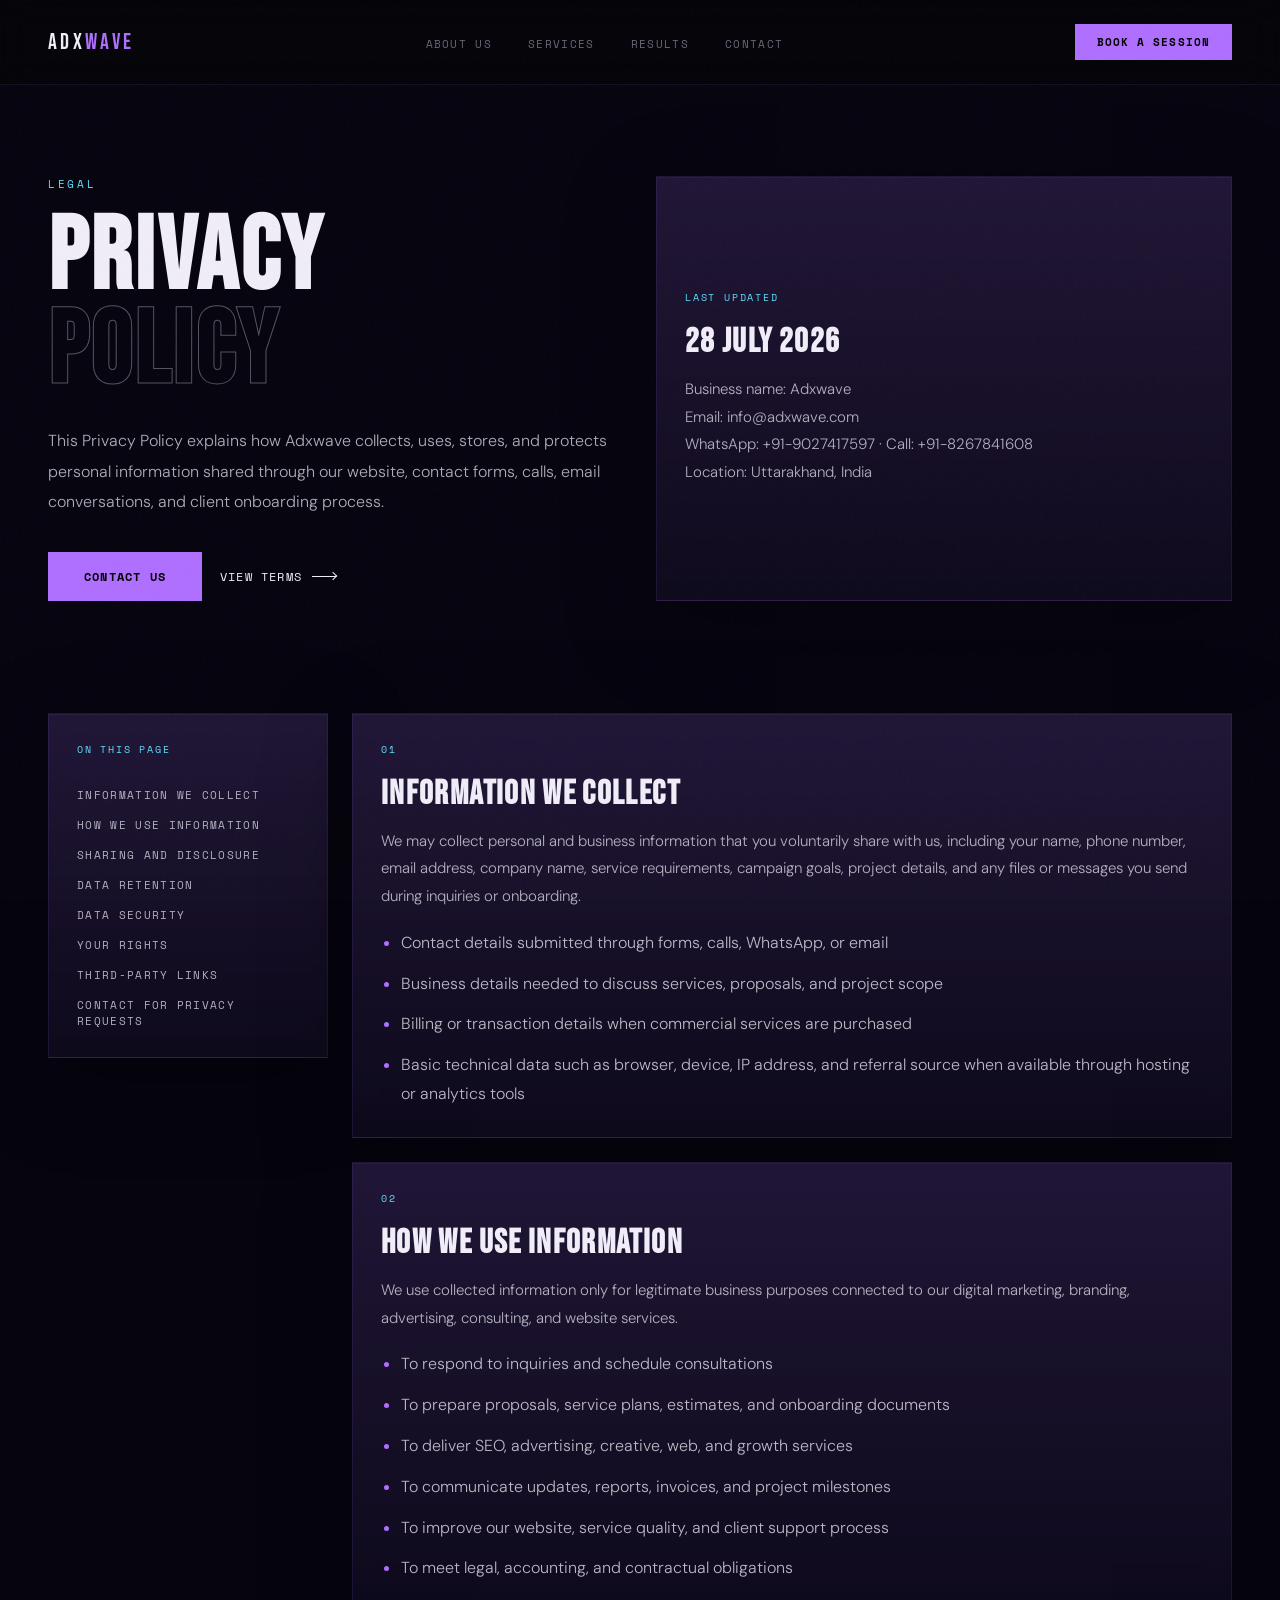
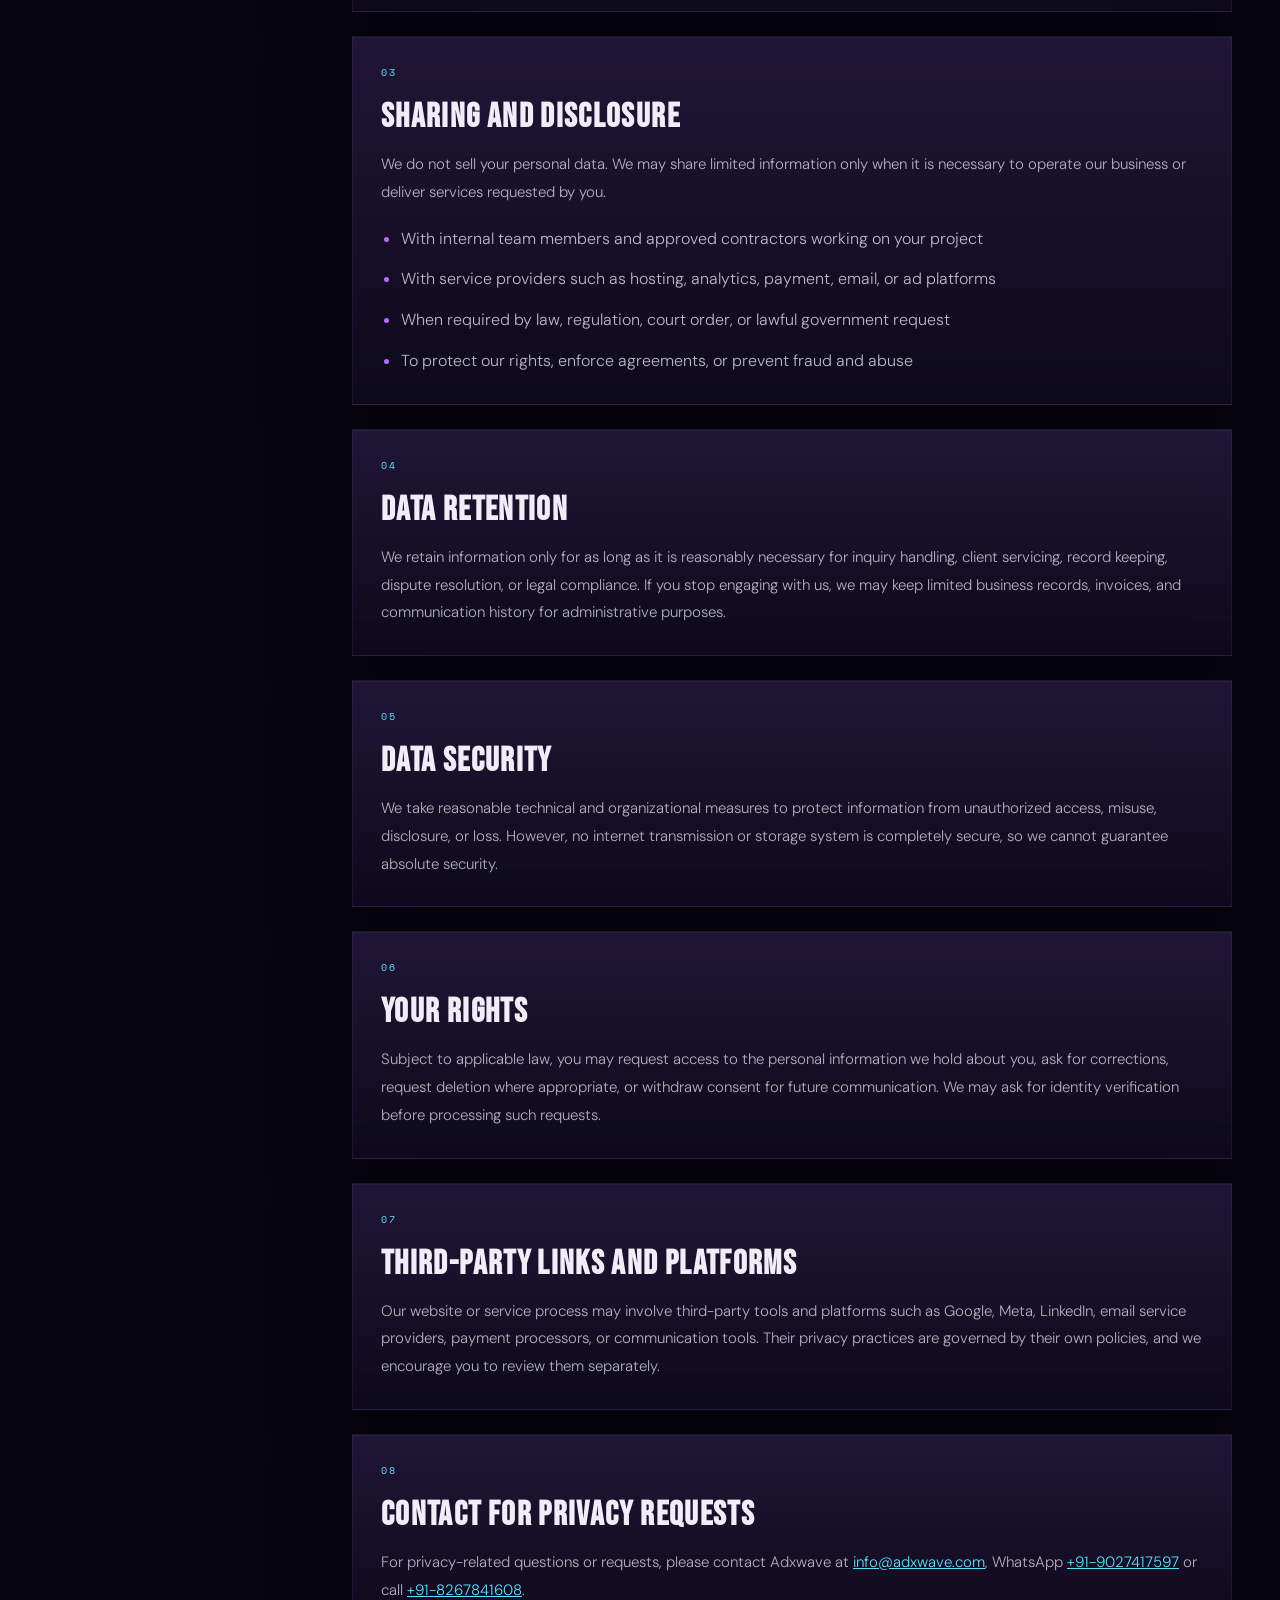
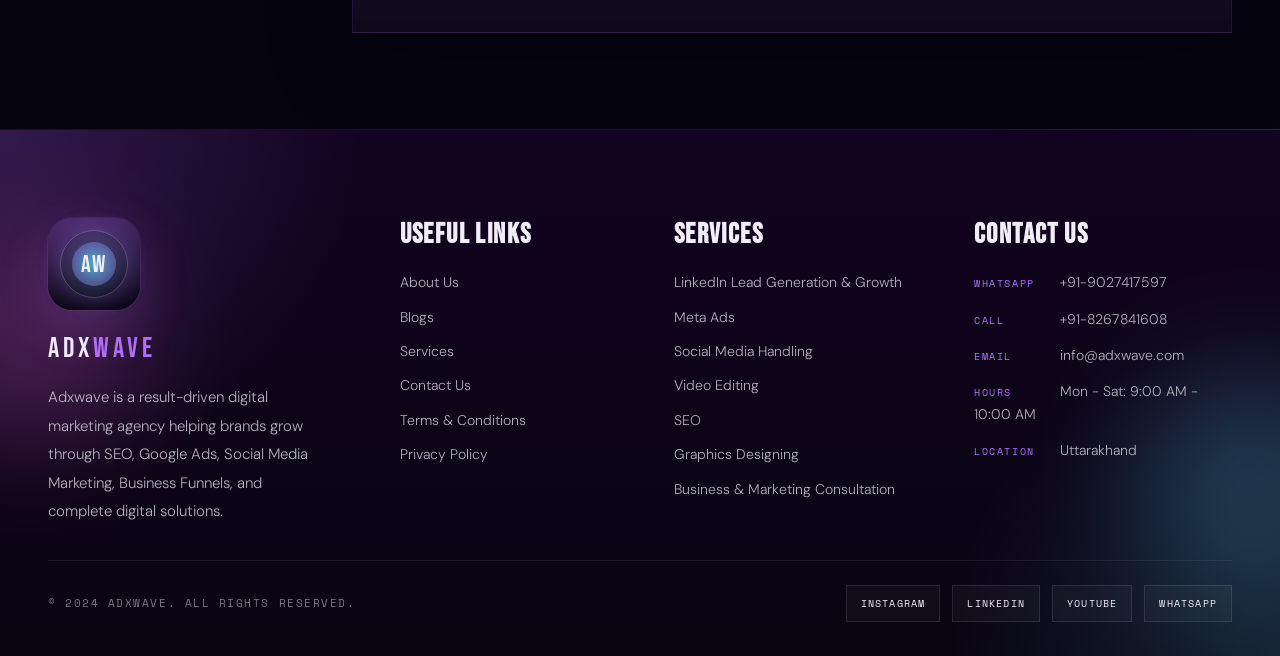
<file: privacy-policy.html>
<!DOCTYPE html>
<html lang="en">
<head>
  <meta charset="UTF-8" />
  <meta name="viewport" content="width=device-width, initial-scale=1.0" />
  <title>Privacy Policy - Adxwave</title>
  <link href="https://fonts.googleapis.com/css2?family=Bebas+Neue&family=DM+Sans:ital,wght@0,300;0,400;0,500;1,300&family=Space+Mono:wght@400;700&display=swap" rel="stylesheet"/>
  <link rel="stylesheet" href="style.css" />
</head>
<body class="page-legal">
<div class="cursor" id="cursor"></div>
<div class="cursor-trail" id="cursorTrail"></div>

<nav>
  <a href="index.html" class="nav-logo">Adx<span>wave</span></a>
  <ul class="nav-links">
    <li><a href="about.html">About Us</a></li>
    <li><a href="services.html">Services</a></li>
    <li><a href="index.html#work">Results</a></li>
    <li><a href="contact.html">Contact</a></li>
  </ul>
  <a href="contact.html" class="nav-cta">Book a Session</a>
</nav>

<main class="page-shell legal-shell">
  <section class="page-hero legal-hero">
    <div class="reveal">
      <p class="page-eyebrow">Legal</p>
      <h1 class="page-title">Privacy<br/><em>Policy</em></h1>
      <p class="page-text">
        This Privacy Policy explains how Adxwave collects, uses, stores, and protects personal
        information shared through our website, contact forms, calls, email conversations, and
        client onboarding process.
      </p>
      <div class="page-actions">
        <a href="contact.html" class="btn-primary"><span>Contact Us</span></a>
        <a href="terms-conditions.html" class="btn-ghost">View Terms <span class="arrow"></span></a>
      </div>
    </div>

    <article class="feature-panel reveal legal-summary-card">
      <div class="card-kicker">Last Updated</div>
      <h2 class="card-title">28 July 2026</h2>
      <p class="card-text">
        Business name: Adxwave<br/>
        Email: info@adxwave.com<br/>
        WhatsApp: +91-9027417597 · Call: +91-8267841608<br/>
        Location: Uttarakhand, India
      </p>
    </article>
  </section>

  <section class="page-section">
    <div class="legal-grid">
      <aside class="contact-panel reveal legal-nav">
        <div class="card-kicker">On This Page</div>
        <a href="#information-we-collect">Information We Collect</a>
        <a href="#how-we-use-information">How We Use Information</a>
        <a href="#sharing-and-disclosure">Sharing And Disclosure</a>
        <a href="#data-retention">Data Retention</a>
        <a href="#data-security">Data Security</a>
        <a href="#your-rights">Your Rights</a>
        <a href="#third-party-links">Third-Party Links</a>
        <a href="#contact-for-privacy">Contact For Privacy Requests</a>
      </aside>

      <div class="legal-content">
        <article class="content-card reveal legal-section" id="information-we-collect">
          <div class="card-kicker">01</div>
          <h2 class="card-title">Information We Collect</h2>
          <p class="card-text">
            We may collect personal and business information that you voluntarily share with us,
            including your name, phone number, email address, company name, service requirements,
            campaign goals, project details, and any files or messages you send during inquiries or onboarding.
          </p>
          <ul class="legal-list">
            <li>Contact details submitted through forms, calls, WhatsApp, or email</li>
            <li>Business details needed to discuss services, proposals, and project scope</li>
            <li>Billing or transaction details when commercial services are purchased</li>
            <li>Basic technical data such as browser, device, IP address, and referral source when available through hosting or analytics tools</li>
          </ul>
        </article>

        <article class="content-card reveal legal-section" id="how-we-use-information">
          <div class="card-kicker">02</div>
          <h2 class="card-title">How We Use Information</h2>
          <p class="card-text">
            We use collected information only for legitimate business purposes connected to our digital marketing,
            branding, advertising, consulting, and website services.
          </p>
          <ul class="legal-list">
            <li>To respond to inquiries and schedule consultations</li>
            <li>To prepare proposals, service plans, estimates, and onboarding documents</li>
            <li>To deliver SEO, advertising, creative, web, and growth services</li>
            <li>To communicate updates, reports, invoices, and project milestones</li>
            <li>To improve our website, service quality, and client support process</li>
            <li>To meet legal, accounting, and contractual obligations</li>
          </ul>
        </article>

        <article class="content-card reveal legal-section" id="sharing-and-disclosure">
          <div class="card-kicker">03</div>
          <h2 class="card-title">Sharing And Disclosure</h2>
          <p class="card-text">
            We do not sell your personal data. We may share limited information only when it is necessary
            to operate our business or deliver services requested by you.
          </p>
          <ul class="legal-list">
            <li>With internal team members and approved contractors working on your project</li>
            <li>With service providers such as hosting, analytics, payment, email, or ad platforms</li>
            <li>When required by law, regulation, court order, or lawful government request</li>
            <li>To protect our rights, enforce agreements, or prevent fraud and abuse</li>
          </ul>
        </article>

        <article class="content-card reveal legal-section" id="data-retention">
          <div class="card-kicker">04</div>
          <h2 class="card-title">Data Retention</h2>
          <p class="card-text">
            We retain information only for as long as it is reasonably necessary for inquiry handling,
            client servicing, record keeping, dispute resolution, or legal compliance. If you stop engaging
            with us, we may keep limited business records, invoices, and communication history for administrative purposes.
          </p>
        </article>

        <article class="content-card reveal legal-section" id="data-security">
          <div class="card-kicker">05</div>
          <h2 class="card-title">Data Security</h2>
          <p class="card-text">
            We take reasonable technical and organizational measures to protect information from unauthorized access,
            misuse, disclosure, or loss. However, no internet transmission or storage system is completely secure,
            so we cannot guarantee absolute security.
          </p>
        </article>

        <article class="content-card reveal legal-section" id="your-rights">
          <div class="card-kicker">06</div>
          <h2 class="card-title">Your Rights</h2>
          <p class="card-text">
            Subject to applicable law, you may request access to the personal information we hold about you,
            ask for corrections, request deletion where appropriate, or withdraw consent for future communication.
            We may ask for identity verification before processing such requests.
          </p>
        </article>

        <article class="content-card reveal legal-section" id="third-party-links">
          <div class="card-kicker">07</div>
          <h2 class="card-title">Third-Party Links And Platforms</h2>
          <p class="card-text">
            Our website or service process may involve third-party tools and platforms such as Google, Meta,
            LinkedIn, email service providers, payment processors, or communication tools. Their privacy practices
            are governed by their own policies, and we encourage you to review them separately.
          </p>
        </article>

        <article class="content-card reveal legal-section" id="contact-for-privacy">
          <div class="card-kicker">08</div>
          <h2 class="card-title">Contact For Privacy Requests</h2>
          <p class="card-text">
            For privacy-related questions or requests, please contact Adxwave at
            <a href="mailto:info@adxwave.com">info@adxwave.com</a>, WhatsApp
            <a href="https://wa.me/919027417597">+91-9027417597</a> or call
            <a href="tel:+918267841608">+91-8267841608</a>.
          </p>
        </article>
      </div>
    </div>
  </section>
</main>

<footer class="site-footer">
  <div class="footer-orb footer-orb-left"></div>
  <div class="footer-orb footer-orb-right"></div>
  <div class="footer-top">
    <div class="footer-brand reveal">
      <div class="footer-badge">
        <div class="footer-badge-ring"></div>
        <div class="footer-badge-core">AW</div>
      </div>
      <div class="footer-logo">Adx<span>wave</span></div>
      <p class="footer-brand-text">
        Adxwave is a result-driven digital marketing agency helping brands grow through
        SEO, Google Ads, Social Media Marketing, Business Funnels, and complete digital solutions.
      </p>
    </div>
    <div class="footer-links-group reveal">
      <h3 class="footer-heading">Useful Links</h3>
      <div class="footer-links">
        <a href="about.html">About Us</a>
        <a href="index.html#work">Blogs</a>
        <a href="services.html">Services</a>
        <a href="contact.html">Contact Us</a>
        <a href="terms-conditions.html">Terms & Conditions</a>
        <a href="privacy-policy.html">Privacy Policy</a>
      </div>
    </div>
    <div class="footer-links-group reveal">
      <h3 class="footer-heading">Services</h3>
      <div class="footer-links">
        <a href="services.html">LinkedIn Lead Generation & Growth</a>
        <a href="services.html">Meta Ads</a>
        <a href="services.html">Social Media Handling</a>
        <a href="services.html">Video Editing</a>
        <a href="services.html">SEO</a>
        <a href="services.html">Graphics Designing</a>
        <a href="services.html">Business & Marketing Consultation</a>
      </div>
    </div>
    <div class="footer-contact reveal">
      <h3 class="footer-heading">Contact Us</h3>
      <div class="footer-contact-list">
        <a href="https://wa.me/919027417597"><span>WhatsApp</span> +91-9027417597</a>
        <a href="tel:+918267841608"><span>Call</span> +91-8267841608</a>
        <a href="mailto:info@adxwave.com"><span>Email</span> info@adxwave.com</a>
        <p><span>Hours</span> Mon - Sat: 9:00 AM - 10:00 AM</p>
        <p><span>Location</span> Uttarakhand</p>
      </div>
    </div>
  </div>
  <div class="footer-bottom">
    <p class="footer-copy">© 2024 Adxwave. All rights reserved.</p>
    <div class="footer-socials">
      <a href="#">Instagram</a>
      <a href="#">LinkedIn</a>
      <a href="#">YouTube</a>
      <a href="#">WhatsApp</a>
    </div>
  </div>
</footer>

<script src="script.js"></script>
</body>
</html>
</file>
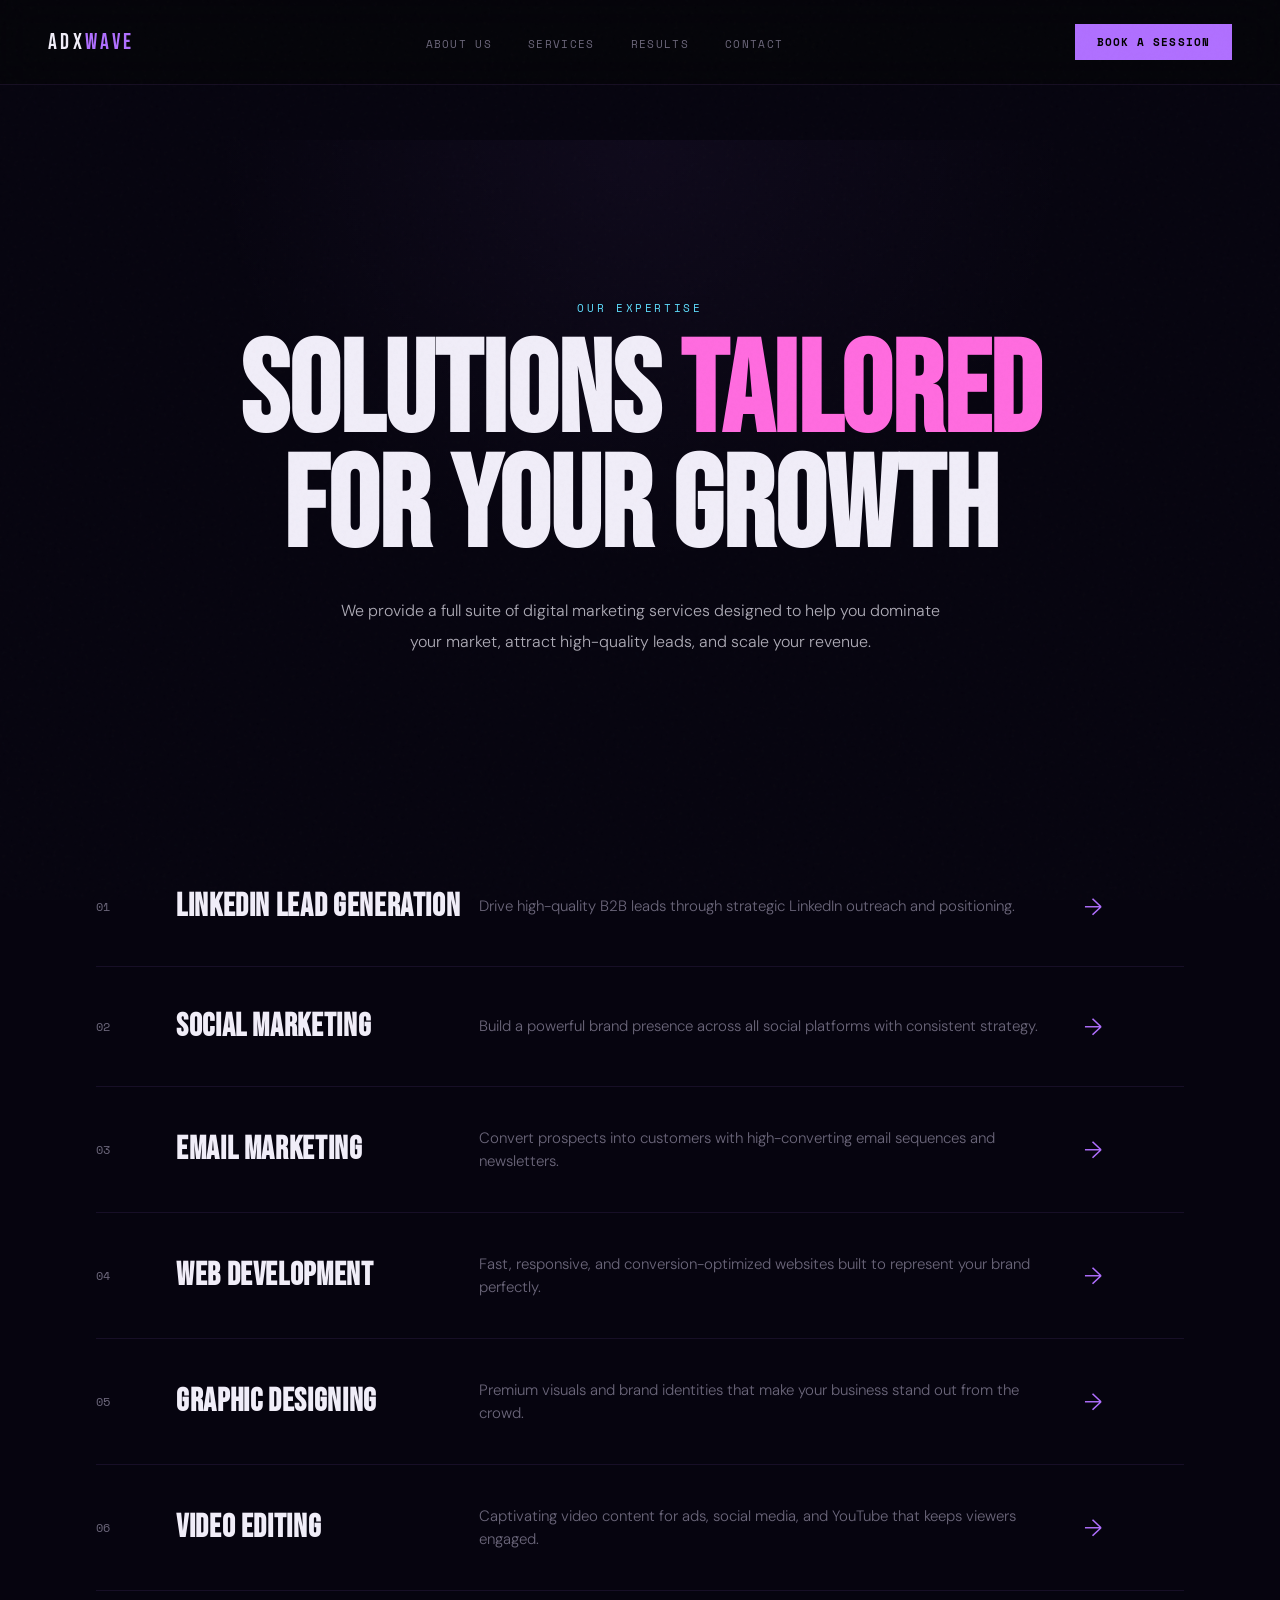
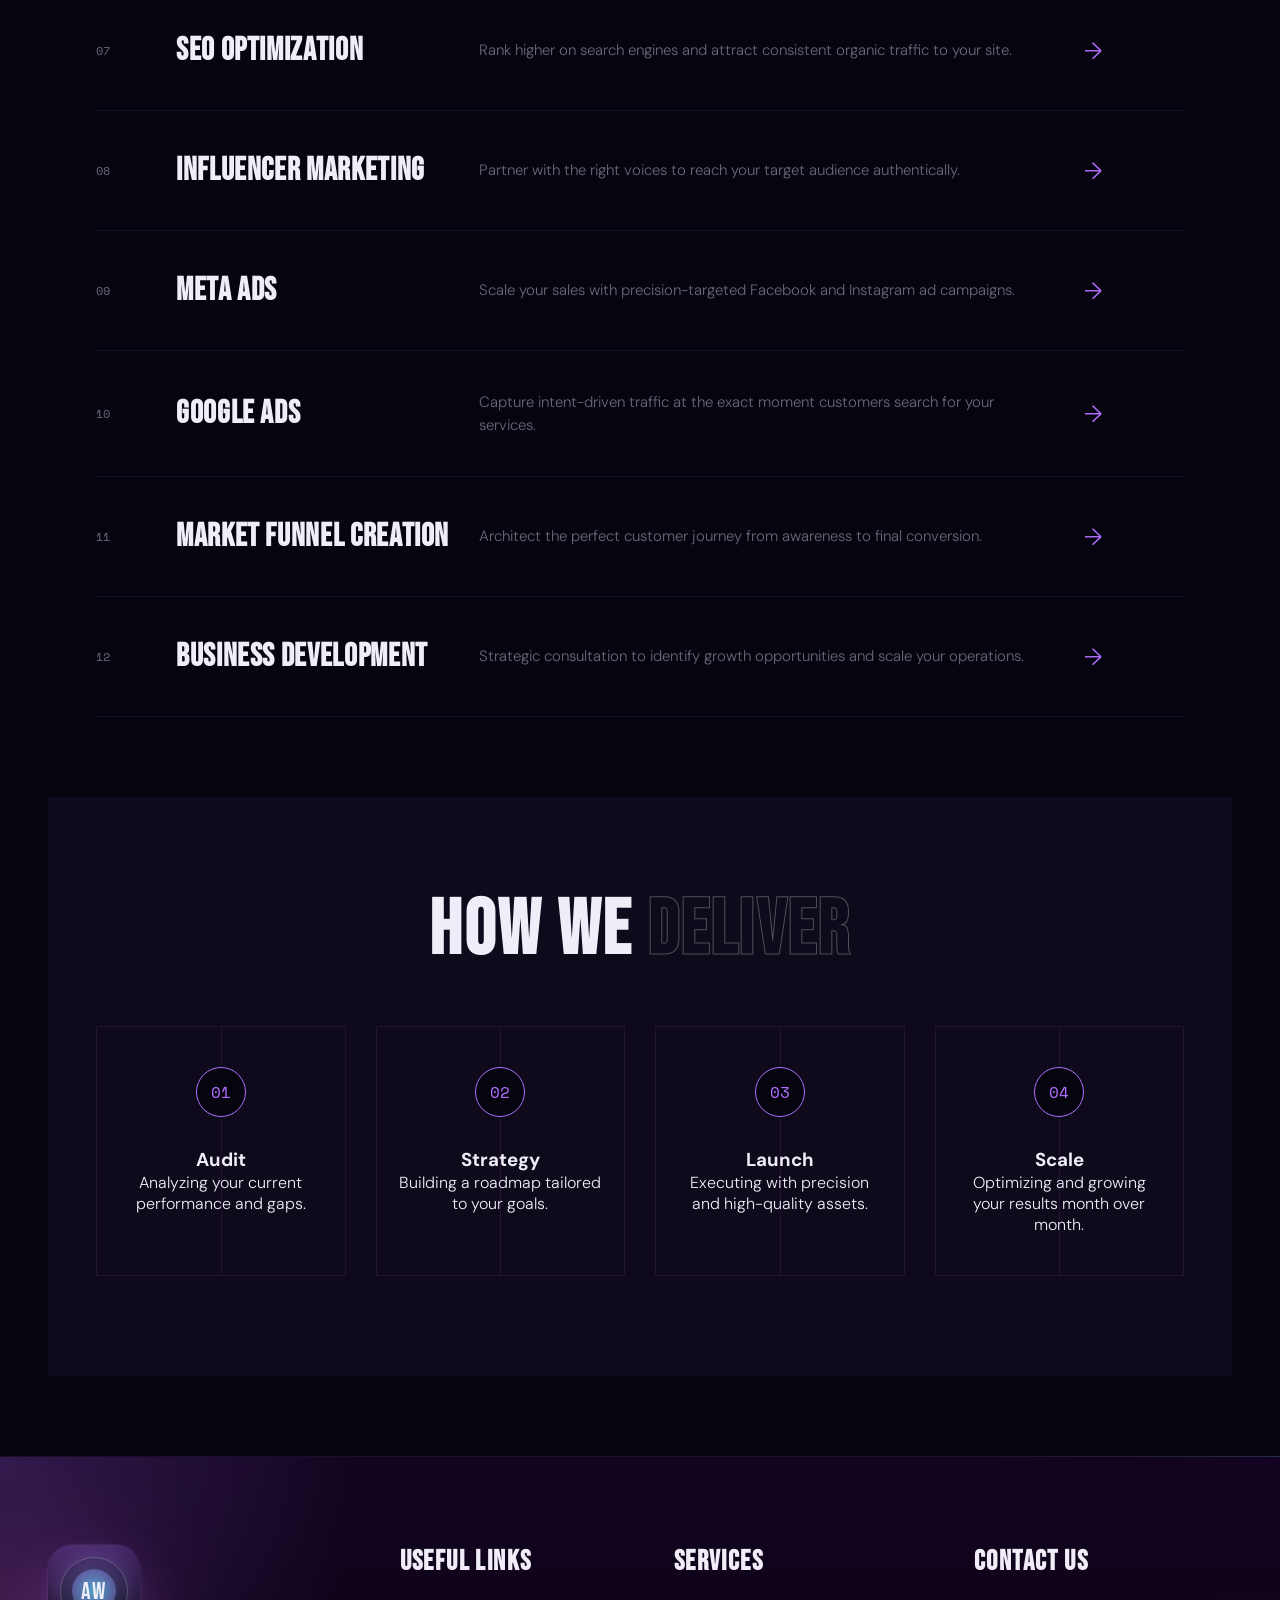
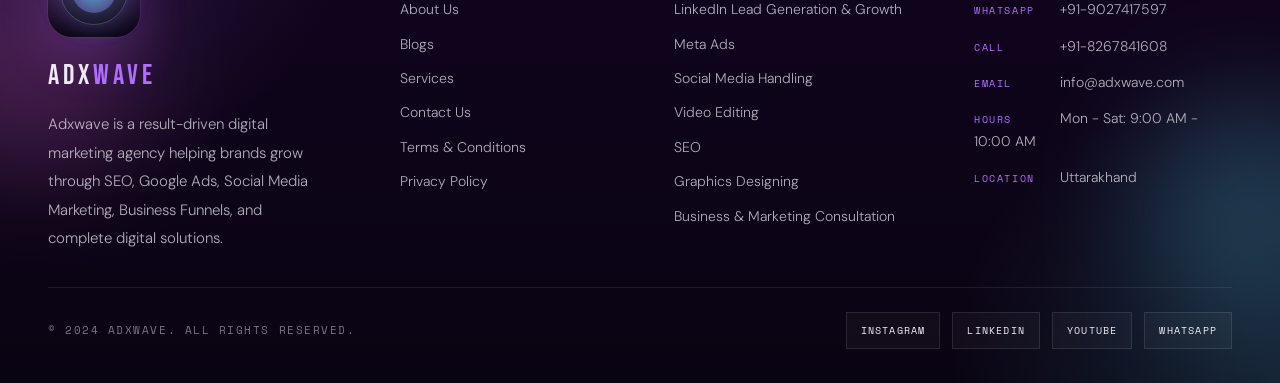
<file: services.html>
<!DOCTYPE html>
<html lang="en">
<head>
  <meta charset="UTF-8" />
  <meta name="viewport" content="width=device-width, initial-scale=1.0" />
  <title>Services - Adxwave</title>
  <link href="https://fonts.googleapis.com/css2?family=Bebas+Neue&family=DM+Sans:ital,wght@0,300;0,400;0,500;1,300&family=Space+Mono:wght@400;700&display=swap" rel="stylesheet"/>
  <link rel="stylesheet" href="style.css" />
</head>
<body class="page-services">
<div class="cursor" id="cursor"></div>
<div class="cursor-trail" id="cursorTrail"></div>

<nav>
  <a href="index.html" class="nav-logo">Adx<span>wave</span></a>
  <ul class="nav-links">
    <li><a href="about.html">About Us</a></li>
    <li><a href="services.html">Services</a></li>
    <li><a href="index.html#work">Results</a></li>
    <li><a href="contact.html">Contact</a></li>
  </ul>
  <a href="contact.html" class="nav-cta">Book a Session</a>
</nav>

<main class="page-shell services-shell">
  <!-- NEW SERVICES HERO -->
  <section class="services-hero-new reveal">
    <p class="page-eyebrow">Our Expertise</p>
    <h1>Solutions <em>Tailored</em><br/>For Your Growth</h1>
    <p class="page-text" style="margin: 30px auto; max-width: 600px;">
      We provide a full suite of digital marketing services designed to help you 
      dominate your market, attract high-quality leads, and scale your revenue.
    </p>
  </section>

  <!-- SERVICES LIST - UNIQUE BAR STYLE -->
  <section class="services-list-new reveal">
    <div class="service-bar">
      <span class="s-num">01</span>
      <h3 class="s-title">LinkedIn Lead Generation</h3>
      <p class="s-desc">Drive high-quality B2B leads through strategic LinkedIn outreach and positioning.</p>
      <span class="s-arrow">→</span>
    </div>
    <div class="service-bar">
      <span class="s-num">02</span>
      <h3 class="s-title">Social Marketing</h3>
      <p class="s-desc">Build a powerful brand presence across all social platforms with consistent strategy.</p>
      <span class="s-arrow">→</span>
    </div>
    <div class="service-bar">
      <span class="s-num">03</span>
      <h3 class="s-title">Email Marketing</h3>
      <p class="s-desc">Convert prospects into customers with high-converting email sequences and newsletters.</p>
      <span class="s-arrow">→</span>
    </div>
    <div class="service-bar">
      <span class="s-num">04</span>
      <h3 class="s-title">Web Development</h3>
      <p class="s-desc">Fast, responsive, and conversion-optimized websites built to represent your brand perfectly.</p>
      <span class="s-arrow">→</span>
    </div>
    <div class="service-bar">
      <span class="s-num">05</span>
      <h3 class="s-title">Graphic Designing</h3>
      <p class="s-desc">Premium visuals and brand identities that make your business stand out from the crowd.</p>
      <span class="s-arrow">→</span>
    </div>
    <div class="service-bar">
      <span class="s-num">06</span>
      <h3 class="s-title">Video Editing</h3>
      <p class="s-desc">Captivating video content for ads, social media, and YouTube that keeps viewers engaged.</p>
      <span class="s-arrow">→</span>
    </div>
    <div class="service-bar">
      <span class="s-num">07</span>
      <h3 class="s-title">SEO Optimization</h3>
      <p class="s-desc">Rank higher on search engines and attract consistent organic traffic to your site.</p>
      <span class="s-arrow">→</span>
    </div>
    <div class="service-bar">
      <span class="s-num">08</span>
      <h3 class="s-title">Influencer Marketing</h3>
      <p class="s-desc">Partner with the right voices to reach your target audience authentically.</p>
      <span class="s-arrow">→</span>
    </div>
    <div class="service-bar">
      <span class="s-num">09</span>
      <h3 class="s-title">Meta Ads</h3>
      <p class="s-desc">Scale your sales with precision-targeted Facebook and Instagram ad campaigns.</p>
      <span class="s-arrow">→</span>
    </div>
    <div class="service-bar">
      <span class="s-num">10</span>
      <h3 class="s-title">Google Ads</h3>
      <p class="s-desc">Capture intent-driven traffic at the exact moment customers search for your services.</p>
      <span class="s-arrow">→</span>
    </div>
    <div class="service-bar">
      <span class="s-num">11</span>
      <h3 class="s-title">Market Funnel Creation</h3>
      <p class="s-desc">Architect the perfect customer journey from awareness to final conversion.</p>
      <span class="s-arrow">→</span>
    </div>
    <div class="service-bar">
      <span class="s-num">12</span>
      <h3 class="s-title">Business Development</h3>
      <p class="s-desc">Strategic consultation to identify growth opportunities and scale your operations.</p>
      <span class="s-arrow">→</span>
    </div>
  </section>

  <!-- NEW PROCESS SECTION FOR SERVICES -->
  <section class="services-process-new reveal">
    <h2 class="section-title" style="text-align: center;">How We <em>Deliver</em></h2>
    <div class="sp-grid">
      <div class="sp-card">
        <div class="sp-step">01</div>
        <h3>Audit</h3>
        <p>Analyzing your current performance and gaps.</p>
      </div>
      <div class="sp-card">
        <div class="sp-step">02</div>
        <h3>Strategy</h3>
        <p>Building a roadmap tailored to your goals.</p>
      </div>
      <div class="sp-card">
        <div class="sp-step">03</div>
        <h3>Launch</h3>
        <p>Executing with precision and high-quality assets.</p>
      </div>
      <div class="sp-card">
        <div class="sp-step">04</div>
        <h3>Scale</h3>
        <p>Optimizing and growing your results month over month.</p>
      </div>
    </div>
  </section>
</main>

<footer class="site-footer">
  <div class="footer-orb footer-orb-left"></div>
  <div class="footer-orb footer-orb-right"></div>
  <div class="footer-top">
    <div class="footer-brand reveal">
      <div class="footer-badge">
        <div class="footer-badge-ring"></div>
        <div class="footer-badge-core">AW</div>
      </div>
      <div class="footer-logo">Adx<span>wave</span></div>
      <p class="footer-brand-text">
        Adxwave is a result-driven digital marketing agency helping brands grow through
        SEO, Google Ads, Social Media Marketing, Business Funnels, and complete digital solutions.
      </p>
    </div>
    <div class="footer-links-group reveal">
      <h3 class="footer-heading">Useful Links</h3>
      <div class="footer-links">
        <a href="about.html">About Us</a>
        <a href="index.html#work">Blogs</a>
        <a href="services.html">Services</a>
        <a href="contact.html">Contact Us</a>
        <a href="terms-conditions.html">Terms & Conditions</a>
        <a href="privacy-policy.html">Privacy Policy</a>
      </div>
    </div>
    <div class="footer-links-group reveal">
      <h3 class="footer-heading">Services</h3>
      <div class="footer-links">
        <a href="services.html">LinkedIn Lead Generation & Growth</a>
        <a href="services.html">Meta Ads</a>
        <a href="services.html">Social Media Handling</a>
        <a href="services.html">Video Editing</a>
        <a href="services.html">SEO</a>
        <a href="services.html">Graphics Designing</a>
        <a href="services.html">Business & Marketing Consultation</a>
      </div>
    </div>
    <div class="footer-contact reveal">
      <h3 class="footer-heading">Contact Us</h3>
      <div class="footer-contact-list">
        <a href="https://wa.me/919027417597"><span>WhatsApp</span> +91-9027417597</a>
        <a href="tel:+918267841608"><span>Call</span> +91-8267841608</a>
        <a href="mailto:info@adxwave.com"><span>Email</span> info@adxwave.com</a>
        <p><span>Hours</span> Mon - Sat: 9:00 AM - 10:00 AM</p>
        <p><span>Location</span> Uttarakhand</p>
      </div>
    </div>
  </div>
  <div class="footer-bottom">
    <p class="footer-copy">© 2024 Adxwave. All rights reserved.</p>
    <div class="footer-socials">
      <a href="#">Instagram</a>
      <a href="#">LinkedIn</a>
      <a href="#">YouTube</a>
      <a href="#">WhatsApp</a>
    </div>
  </div>
</footer>

<script src="script.js"></script>
</body>
</html>
</file>
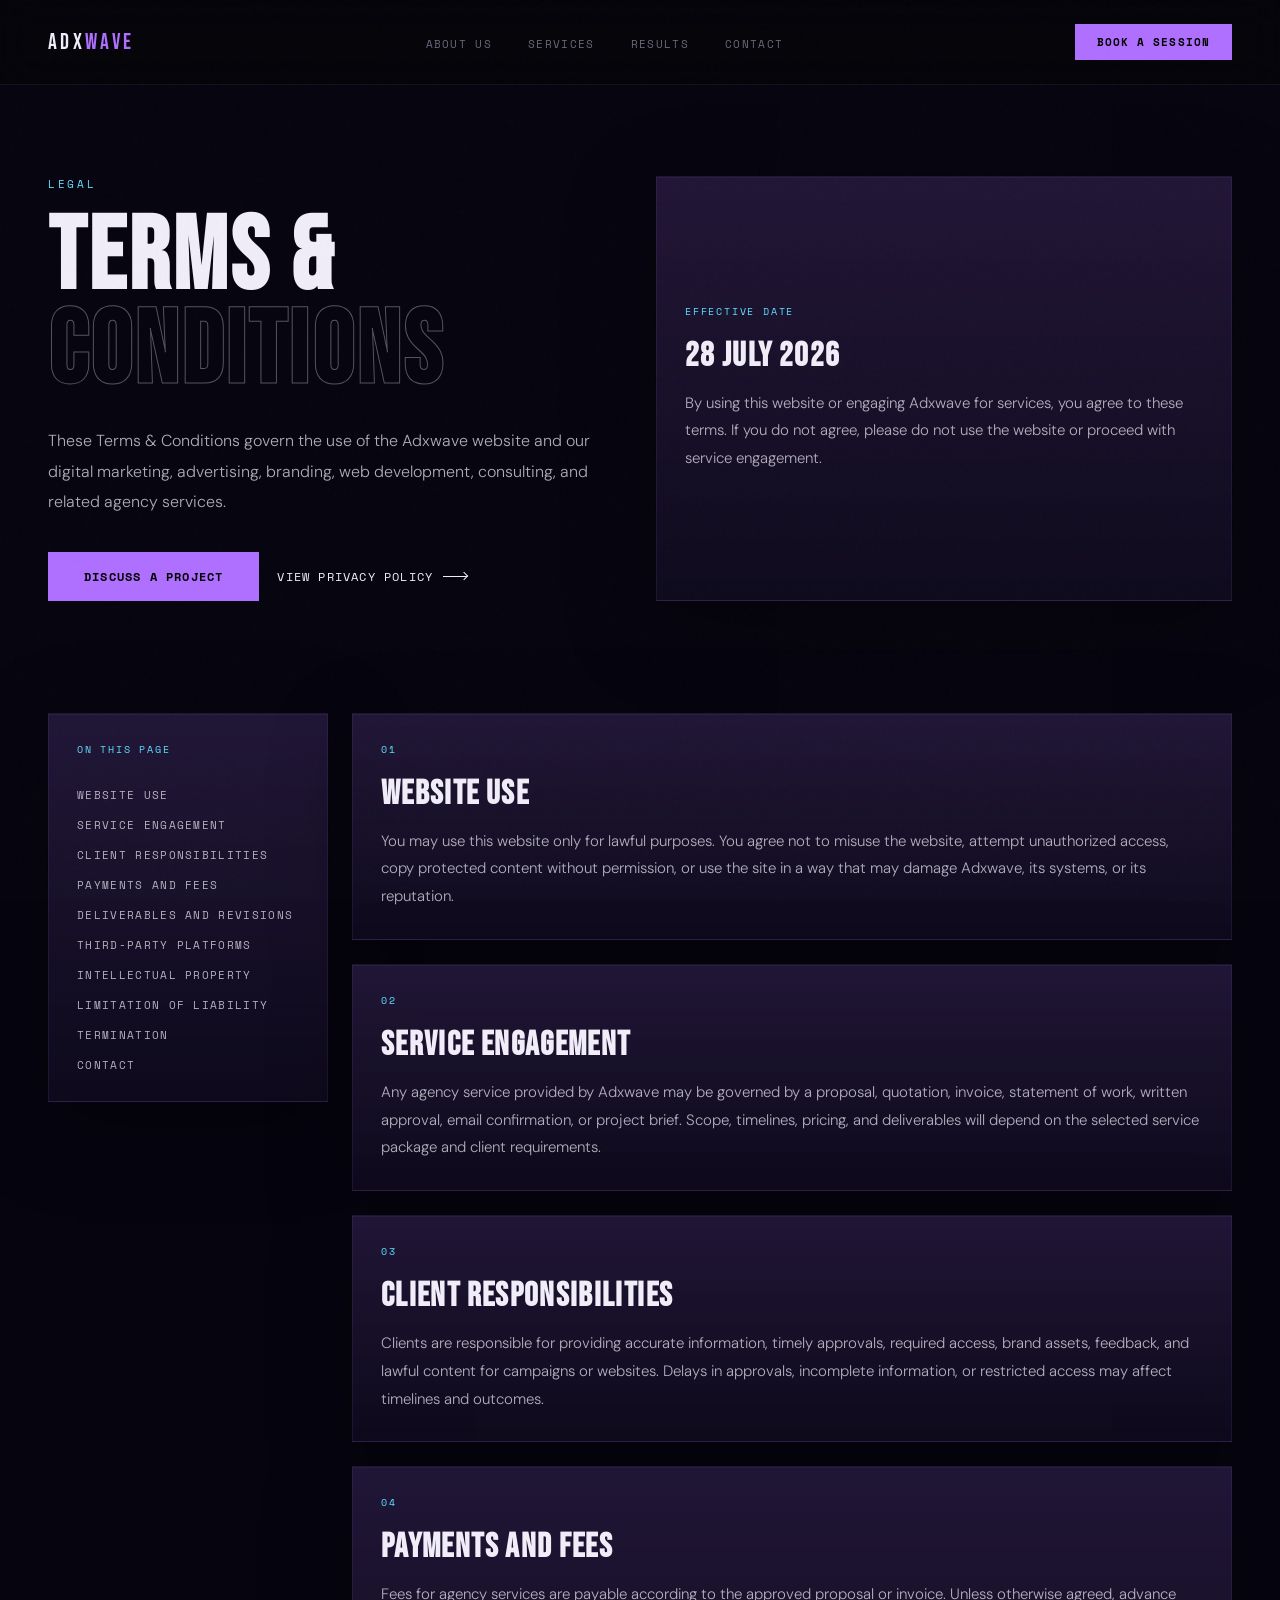
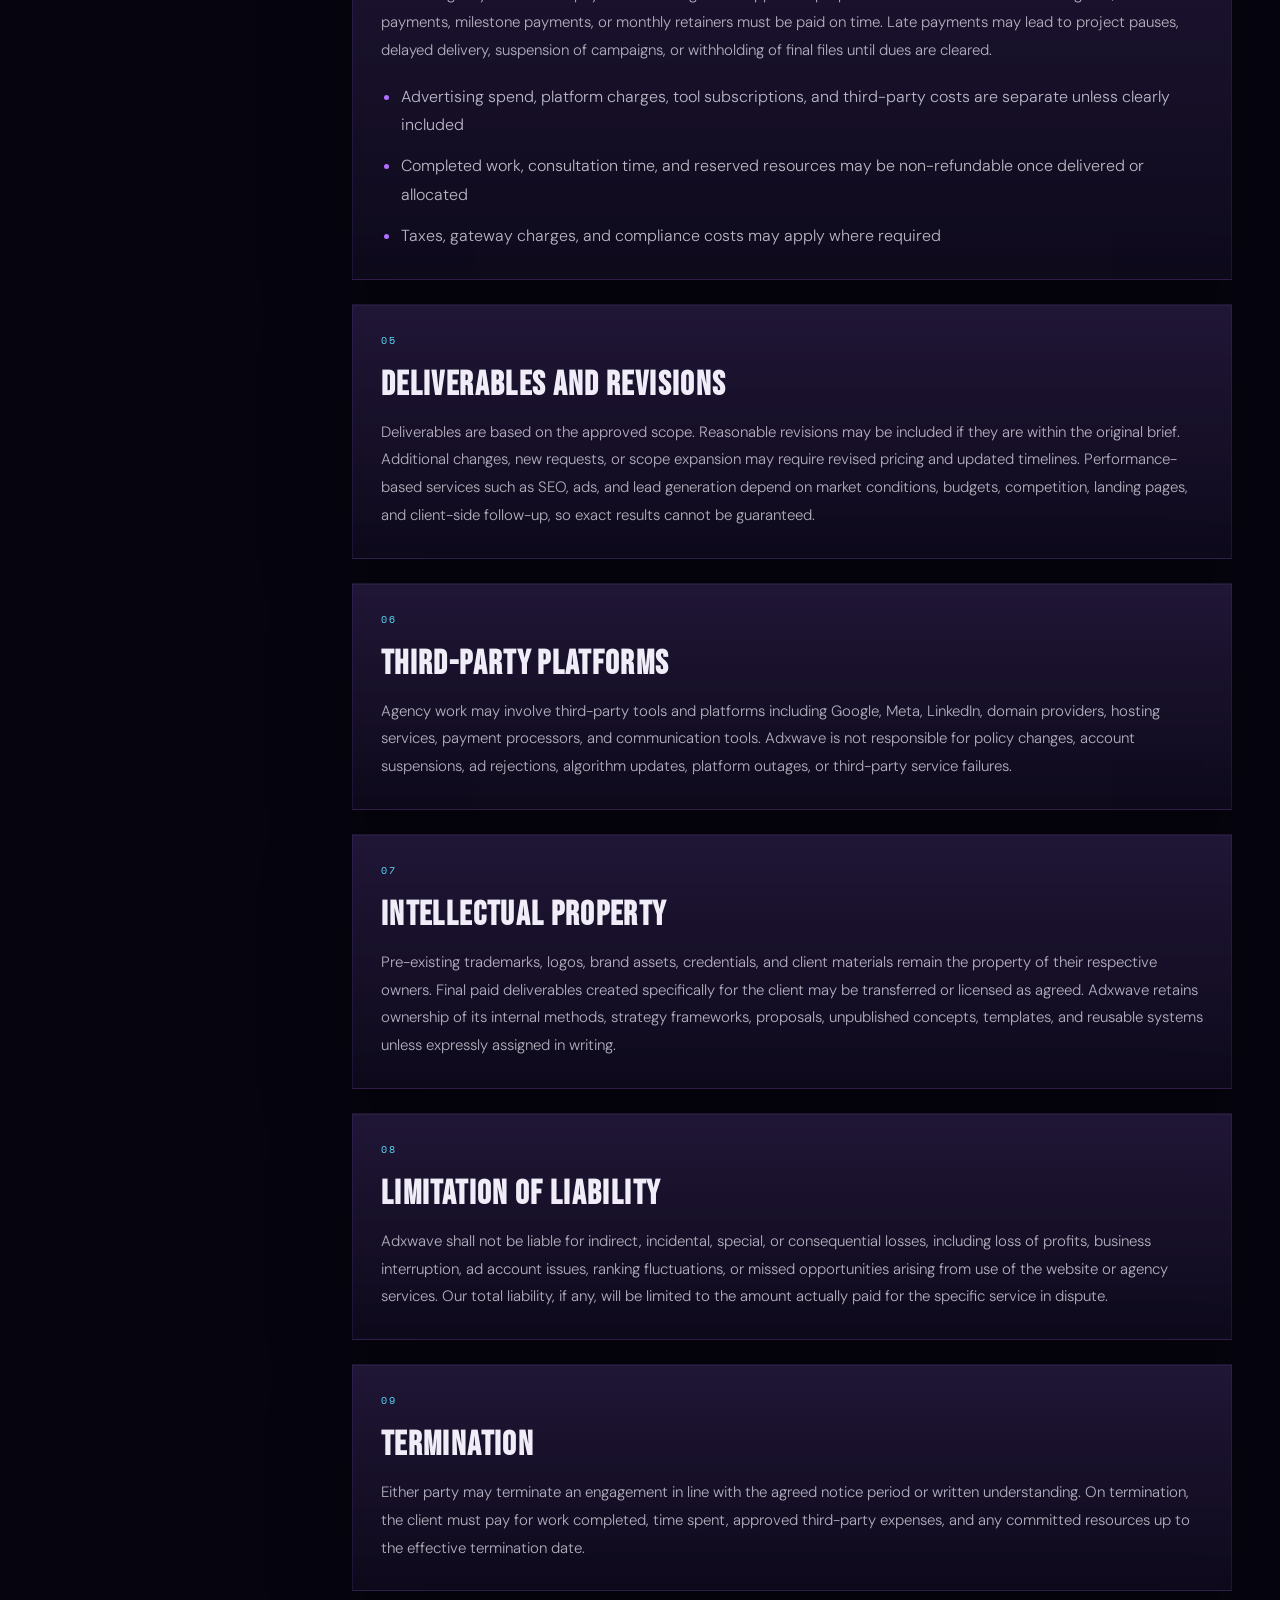
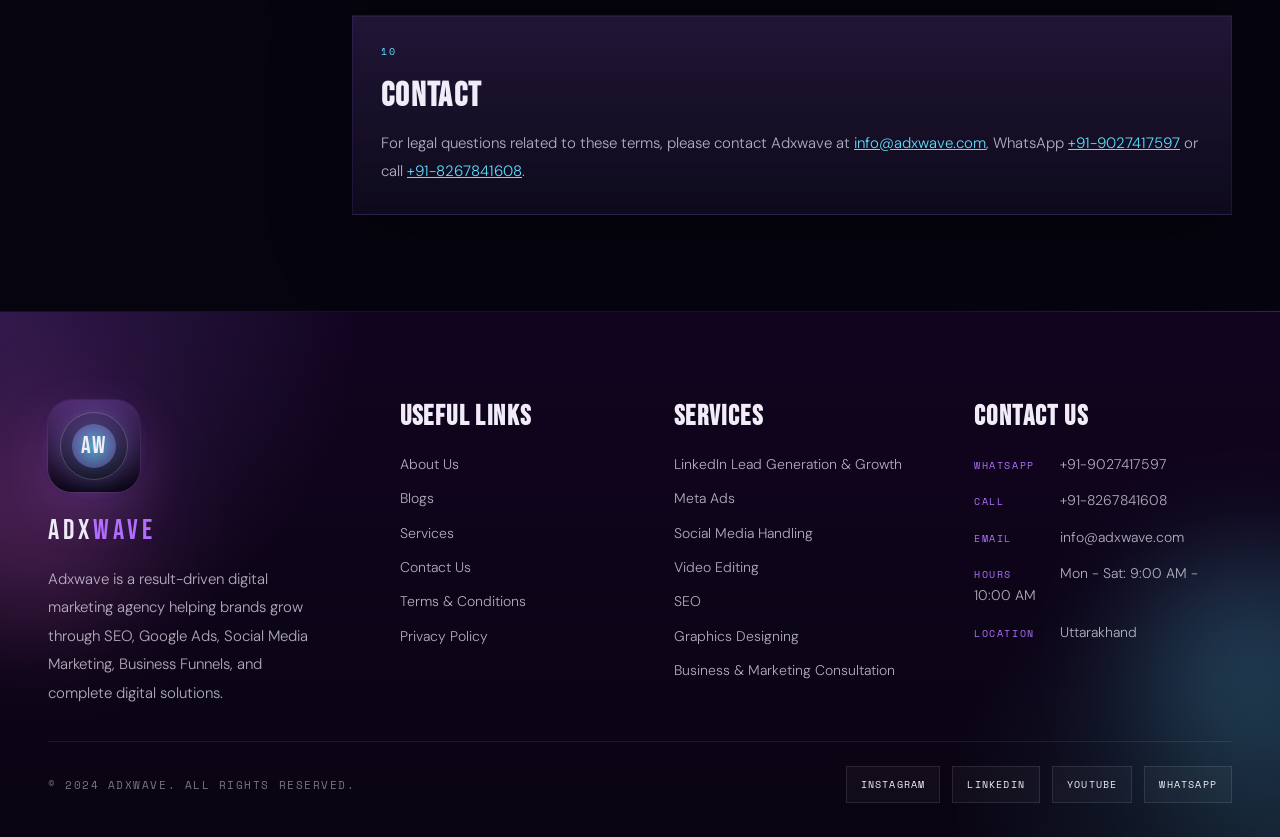
<file: terms-conditions.html>
<!DOCTYPE html>
<html lang="en">
<head>
  <meta charset="UTF-8" />
  <meta name="viewport" content="width=device-width, initial-scale=1.0" />
  <title>Terms & Conditions - Adxwave</title>
  <link href="https://fonts.googleapis.com/css2?family=Bebas+Neue&family=DM+Sans:ital,wght@0,300;0,400;0,500;1,300&family=Space+Mono:wght@400;700&display=swap" rel="stylesheet"/>
  <link rel="stylesheet" href="style.css" />
</head>
<body class="page-legal">
<div class="cursor" id="cursor"></div>
<div class="cursor-trail" id="cursorTrail"></div>

<nav>
  <a href="index.html" class="nav-logo">Adx<span>wave</span></a>
  <ul class="nav-links">
    <li><a href="about.html">About Us</a></li>
    <li><a href="services.html">Services</a></li>
    <li><a href="index.html#work">Results</a></li>
    <li><a href="contact.html">Contact</a></li>
  </ul>
  <a href="contact.html" class="nav-cta">Book a Session</a>
</nav>

<main class="page-shell legal-shell">
  <section class="page-hero legal-hero">
    <div class="reveal">
      <p class="page-eyebrow">Legal</p>
      <h1 class="page-title">Terms &<br/><em>Conditions</em></h1>
      <p class="page-text">
        These Terms & Conditions govern the use of the Adxwave website and our digital marketing,
        advertising, branding, web development, consulting, and related agency services.
      </p>
      <div class="page-actions">
        <a href="contact.html" class="btn-primary"><span>Discuss A Project</span></a>
        <a href="privacy-policy.html" class="btn-ghost">View Privacy Policy <span class="arrow"></span></a>
      </div>
    </div>

    <article class="feature-panel reveal legal-summary-card">
      <div class="card-kicker">Effective Date</div>
      <h2 class="card-title">28 July 2026</h2>
      <p class="card-text">
        By using this website or engaging Adxwave for services, you agree to these terms.
        If you do not agree, please do not use the website or proceed with service engagement.
      </p>
    </article>
  </section>

  <section class="page-section">
    <div class="legal-grid">
      <aside class="contact-panel reveal legal-nav">
        <div class="card-kicker">On This Page</div>
        <a href="#website-use">Website Use</a>
        <a href="#service-engagement">Service Engagement</a>
        <a href="#client-responsibilities">Client Responsibilities</a>
        <a href="#payments-and-fees">Payments And Fees</a>
        <a href="#deliverables-and-revisions">Deliverables And Revisions</a>
        <a href="#third-party-platforms">Third-Party Platforms</a>
        <a href="#intellectual-property">Intellectual Property</a>
        <a href="#liability">Limitation Of Liability</a>
        <a href="#termination">Termination</a>
        <a href="#contact-legal">Contact</a>
      </aside>

      <div class="legal-content">
        <article class="content-card reveal legal-section" id="website-use">
          <div class="card-kicker">01</div>
          <h2 class="card-title">Website Use</h2>
          <p class="card-text">
            You may use this website only for lawful purposes. You agree not to misuse the website,
            attempt unauthorized access, copy protected content without permission, or use the site in
            a way that may damage Adxwave, its systems, or its reputation.
          </p>
        </article>

        <article class="content-card reveal legal-section" id="service-engagement">
          <div class="card-kicker">02</div>
          <h2 class="card-title">Service Engagement</h2>
          <p class="card-text">
            Any agency service provided by Adxwave may be governed by a proposal, quotation, invoice,
            statement of work, written approval, email confirmation, or project brief. Scope, timelines,
            pricing, and deliverables will depend on the selected service package and client requirements.
          </p>
        </article>

        <article class="content-card reveal legal-section" id="client-responsibilities">
          <div class="card-kicker">03</div>
          <h2 class="card-title">Client Responsibilities</h2>
          <p class="card-text">
            Clients are responsible for providing accurate information, timely approvals, required access,
            brand assets, feedback, and lawful content for campaigns or websites. Delays in approvals,
            incomplete information, or restricted access may affect timelines and outcomes.
          </p>
        </article>

        <article class="content-card reveal legal-section" id="payments-and-fees">
          <div class="card-kicker">04</div>
          <h2 class="card-title">Payments And Fees</h2>
          <p class="card-text">
            Fees for agency services are payable according to the approved proposal or invoice. Unless otherwise agreed,
            advance payments, milestone payments, or monthly retainers must be paid on time. Late payments may lead to
            project pauses, delayed delivery, suspension of campaigns, or withholding of final files until dues are cleared.
          </p>
          <ul class="legal-list">
            <li>Advertising spend, platform charges, tool subscriptions, and third-party costs are separate unless clearly included</li>
            <li>Completed work, consultation time, and reserved resources may be non-refundable once delivered or allocated</li>
            <li>Taxes, gateway charges, and compliance costs may apply where required</li>
          </ul>
        </article>

        <article class="content-card reveal legal-section" id="deliverables-and-revisions">
          <div class="card-kicker">05</div>
          <h2 class="card-title">Deliverables And Revisions</h2>
          <p class="card-text">
            Deliverables are based on the approved scope. Reasonable revisions may be included if they are within the original brief.
            Additional changes, new requests, or scope expansion may require revised pricing and updated timelines.
            Performance-based services such as SEO, ads, and lead generation depend on market conditions, budgets, competition,
            landing pages, and client-side follow-up, so exact results cannot be guaranteed.
          </p>
        </article>

        <article class="content-card reveal legal-section" id="third-party-platforms">
          <div class="card-kicker">06</div>
          <h2 class="card-title">Third-Party Platforms</h2>
          <p class="card-text">
            Agency work may involve third-party tools and platforms including Google, Meta, LinkedIn, domain providers,
            hosting services, payment processors, and communication tools. Adxwave is not responsible for policy changes,
            account suspensions, ad rejections, algorithm updates, platform outages, or third-party service failures.
          </p>
        </article>

        <article class="content-card reveal legal-section" id="intellectual-property">
          <div class="card-kicker">07</div>
          <h2 class="card-title">Intellectual Property</h2>
          <p class="card-text">
            Pre-existing trademarks, logos, brand assets, credentials, and client materials remain the property of their respective owners.
            Final paid deliverables created specifically for the client may be transferred or licensed as agreed. Adxwave retains ownership of
            its internal methods, strategy frameworks, proposals, unpublished concepts, templates, and reusable systems unless expressly assigned in writing.
          </p>
        </article>

        <article class="content-card reveal legal-section" id="liability">
          <div class="card-kicker">08</div>
          <h2 class="card-title">Limitation Of Liability</h2>
          <p class="card-text">
            Adxwave shall not be liable for indirect, incidental, special, or consequential losses, including loss of profits,
            business interruption, ad account issues, ranking fluctuations, or missed opportunities arising from use of the website
            or agency services. Our total liability, if any, will be limited to the amount actually paid for the specific service in dispute.
          </p>
        </article>

        <article class="content-card reveal legal-section" id="termination">
          <div class="card-kicker">09</div>
          <h2 class="card-title">Termination</h2>
          <p class="card-text">
            Either party may terminate an engagement in line with the agreed notice period or written understanding.
            On termination, the client must pay for work completed, time spent, approved third-party expenses, and any committed resources
            up to the effective termination date.
          </p>
        </article>

        <article class="content-card reveal legal-section" id="contact-legal">
          <div class="card-kicker">10</div>
          <h2 class="card-title">Contact</h2>
          <p class="card-text">
            For legal questions related to these terms, please contact Adxwave at
            <a href="mailto:info@adxwave.com">info@adxwave.com</a>, WhatsApp
            <a href="https://wa.me/919027417597">+91-9027417597</a> or call
            <a href="tel:+918267841608">+91-8267841608</a>.
          </p>
        </article>
      </div>
    </div>
  </section>
</main>

<footer class="site-footer">
  <div class="footer-orb footer-orb-left"></div>
  <div class="footer-orb footer-orb-right"></div>
  <div class="footer-top">
    <div class="footer-brand reveal">
      <div class="footer-badge">
        <div class="footer-badge-ring"></div>
        <div class="footer-badge-core">AW</div>
      </div>
      <div class="footer-logo">Adx<span>wave</span></div>
      <p class="footer-brand-text">
        Adxwave is a result-driven digital marketing agency helping brands grow through
        SEO, Google Ads, Social Media Marketing, Business Funnels, and complete digital solutions.
      </p>
    </div>
    <div class="footer-links-group reveal">
      <h3 class="footer-heading">Useful Links</h3>
      <div class="footer-links">
        <a href="about.html">About Us</a>
        <a href="index.html#work">Blogs</a>
        <a href="services.html">Services</a>
        <a href="contact.html">Contact Us</a>
        <a href="terms-conditions.html">Terms & Conditions</a>
        <a href="privacy-policy.html">Privacy Policy</a>
      </div>
    </div>
    <div class="footer-links-group reveal">
      <h3 class="footer-heading">Services</h3>
      <div class="footer-links">
        <a href="services.html">LinkedIn Lead Generation & Growth</a>
        <a href="services.html">Meta Ads</a>
        <a href="services.html">Social Media Handling</a>
        <a href="services.html">Video Editing</a>
        <a href="services.html">SEO</a>
        <a href="services.html">Graphics Designing</a>
        <a href="services.html">Business & Marketing Consultation</a>
      </div>
    </div>
    <div class="footer-contact reveal">
      <h3 class="footer-heading">Contact Us</h3>
      <div class="footer-contact-list">
        <a href="https://wa.me/919027417597"><span>WhatsApp</span> +91-9027417597</a>
        <a href="tel:+918267841608"><span>Call</span> +91-8267841608</a>
        <a href="mailto:info@adxwave.com"><span>Email</span> info@adxwave.com</a>
        <p><span>Hours</span> Mon - Sat: 9:00 AM - 10:00 AM</p>
        <p><span>Location</span> Uttarakhand</p>
      </div>
    </div>
  </div>
  <div class="footer-bottom">
    <p class="footer-copy">© 2024 Adxwave. All rights reserved.</p>
    <div class="footer-socials">
      <a href="#">Instagram</a>
      <a href="#">LinkedIn</a>
      <a href="#">YouTube</a>
      <a href="#">WhatsApp</a>
    </div>
  </div>
</footer>

<script src="script.js"></script>
</body>
</html>
</file>
<file: style.css>
*, *::before, *::after { margin: 0; padding: 0; box-sizing: border-box; }

:root {
  --bg: #06040f;
  --surface: #0e0a1c;
  --accent: #b06fff;
  --accent2: #ff6bdf;
  --accent3: #5edfff;
  --text: #f0edf8;
  --muted: #6b667a;
  --border: rgba(176,111,255,0.1);
}

html { scroll-behavior: smooth; }

body {
  background: var(--bg);
  color: var(--text);
  font-family: 'DM Sans', sans-serif;
  font-weight: 300;
  overflow-x: hidden;
  cursor: none;
}

/* Custom cursor */
.cursor {
  position: fixed;
  width: 10px; height: 10px;
  background: var(--accent);
  border-radius: 50%;
  pointer-events: none;
  z-index: 9999;
  top: 0; left: 0;
  will-change: transform;
  transition: width 0.25s ease, height 0.25s ease;
}
.cursor-trail {
  position: fixed;
  width: 34px; height: 34px;
  border: 1.5px solid rgba(176,111,255,0.5);
  border-radius: 50%;
  pointer-events: none;
  z-index: 9998;
  top: 0; left: 0;
  will-change: transform;
  transition: width 0.25s ease, height 0.25s ease;
}
.cursor.hover { width: 20px; height: 20px; }
.cursor-trail.hover { width: 52px; height: 52px; }

/* Noise overlay */
body::before {
  content: '';
  position: fixed;
  inset: 0;
  background-image: url("data:image/svg+xml,%3Csvg viewBox='0 0 256 256' xmlns='http://www.w3.org/2000/svg'%3E%3Cfilter id='n'%3E%3CfeTurbulence type='fractalNoise' baseFrequency='0.9' numOctaves='4' stitchTiles='stitch'/%3E%3C/filter%3E%3Crect width='100%25' height='100%25' filter='url(%23n)' opacity='0.04'/%3E%3C/svg%3E");
  pointer-events: none;
  z-index: 100;
  opacity: 0.5;
}

/* ── NAV ── */
nav {
  position: fixed; top: 0; left: 0; right: 0;
  z-index: 50;
  display: flex; align-items: center; justify-content: space-between;
  padding: 24px 48px;
  border-bottom: 1px solid var(--border);
  backdrop-filter: blur(20px);
  background: rgba(5,5,8,0.7);
}
.nav-logo {
  font-family: 'Bebas Neue', sans-serif;
  font-size: 22px;
  letter-spacing: 0.15em;
  color: var(--text);
  text-decoration: none;
}
.nav-logo span { color: var(--accent); }
.nav-links {
  display: flex; gap: 36px; list-style: none;
}
.nav-links a {
  font-family: 'Space Mono', monospace;
  font-size: 11px;
  color: var(--muted);
  text-decoration: none;
  letter-spacing: 0.12em;
  text-transform: uppercase;
  transition: color 0.3s;
}
.nav-links a:hover { color: var(--accent); }
.nav-cta {
  font-family: 'Space Mono', monospace;
  font-size: 11px;
  letter-spacing: 0.1em;
  text-transform: uppercase;
  background: var(--accent);
  color: #000;
  padding: 10px 22px;
  text-decoration: none;
  font-weight: 700;
  transition: background 0.3s, transform 0.2s;
}
.nav-cta:hover { background: #fff; transform: translateY(-1px); }

/* ── HERO ── */
#hero {
  min-height: 100vh;
  display: flex; flex-direction: column; justify-content: center;
  padding: 140px 48px 80px;
  position: relative;
  overflow: hidden;
}

/* Refract prism visual */
.prism-bg {
  position: absolute;
  top: 50%; right: 6%;
  transform: translateY(-50%);
  width: 440px; height: 440px;
  pointer-events: none;
}
.prism-bg svg { width: 100%; height: 100%; }

/* Animated spectrum beam */
@keyframes beam-shift { 0%,100% { opacity: 0.7; transform: skewX(-2deg); } 50% { opacity: 1; transform: skewX(2deg); } }
@keyframes float { 0%,100% { transform: translateY(-50%) rotate(0deg); } 50% { transform: translateY(-52%) rotate(1deg); } }
.prism-bg { animation: float 6s ease-in-out infinite; }

.hero-eyebrow {
  font-family: 'Space Mono', monospace;
  font-size: 11px;
  letter-spacing: 0.25em;
  color: var(--accent);
  text-transform: uppercase;
  margin-bottom: 28px;
  opacity: 0;
  animation: fadeUp 0.8s 0.2s forwards;
}
.hero-title {
  font-family: 'Bebas Neue', sans-serif;
  font-size: clamp(72px, 9vw, 140px);
  line-height: 0.92;
  letter-spacing: 0.02em;
  max-width: 800px;
  opacity: 0;
  animation: fadeUp 0.9s 0.4s forwards;
}
.hero-title .line2 { color: var(--accent); }
.hero-title .line3 {
  -webkit-text-stroke: 1px rgba(240,237,232,0.35);
  color: transparent;
}

.hero-sub {
  margin-top: 36px;
  font-size: 16px;
  font-weight: 300;
  color: var(--muted);
  max-width: 460px;
  line-height: 1.75;
  opacity: 0;
  animation: fadeUp 0.9s 0.6s forwards;
}

.hero-actions {
  margin-top: 52px;
  display: flex; align-items: center; gap: 32px;
  opacity: 0;
  animation: fadeUp 0.9s 0.8s forwards;
}
.btn-primary {
  font-family: 'Space Mono', monospace;
  font-size: 12px;
  font-weight: 700;
  letter-spacing: 0.1em;
  text-transform: uppercase;
  background: var(--accent);
  color: #000;
  padding: 16px 36px;
  text-decoration: none;
  position: relative;
  overflow: hidden;
  transition: transform 0.2s;
  display: inline-block;
}
.btn-primary::after {
  content: '';
  position: absolute; inset: 0;
  background: var(--accent2);
  transform: translateX(-101%);
  transition: transform 0.35s cubic-bezier(0.77,0,0.18,1);
}
.btn-primary:hover::after { transform: translateX(0); }
.btn-primary span { position: relative; z-index: 1; }
.btn-primary:hover { transform: translateY(-2px); }

.btn-ghost {
  font-family: 'Space Mono', monospace;
  font-size: 12px;
  letter-spacing: 0.1em;
  text-transform: uppercase;
  color: var(--text);
  text-decoration: none;
  display: flex; align-items: center; gap: 10px;
  transition: color 0.3s;
}
.btn-ghost:hover { color: var(--accent3); }
.btn-ghost .arrow {
  width: 24px; height: 1px;
  background: currentColor;
  position: relative;
  transition: width 0.3s;
}
.btn-ghost:hover .arrow { width: 36px; }
.btn-ghost .arrow::after {
  content: ''; position: absolute;
  right: 0; top: -3px;
  width: 6px; height: 6px;
  border-top: 1px solid currentColor;
  border-right: 1px solid currentColor;
  transform: rotate(45deg);
}

/* Hero stats ticker */
.hero-stats {
  position: absolute; bottom: 48px; left: 48px; right: 48px;
  display: flex; gap: 0;
  border-top: 1px solid var(--border);
  padding-top: 32px;
  opacity: 0;
  animation: fadeUp 0.9s 1s forwards;
}
.stat {
  flex: 1;
  padding-right: 32px;
  border-right: 1px solid var(--border);
  margin-right: 32px;
}
.stat:last-child { border-right: none; }
.stat-num {
  font-family: 'Bebas Neue', sans-serif;
  font-size: 44px;
  color: var(--accent);
  letter-spacing: 0.04em;
  line-height: 1;
}
.stat-label {
  font-family: 'Space Mono', monospace;
  font-size: 10px;
  letter-spacing: 0.15em;
  text-transform: uppercase;
  color: var(--muted);
  margin-top: 6px;
}

@keyframes fadeUp {
  from { opacity: 0; transform: translateY(30px); }
  to   { opacity: 1; transform: translateY(0); }
}

/* ── MARQUEE ── */
.marquee-section {
  border-top: 1px solid var(--border);
  border-bottom: 1px solid var(--border);
  padding: 20px 0;
  overflow: hidden;
  background: var(--surface);
}
.marquee-track {
  display: flex; gap: 0;
  animation: marquee 18s linear infinite;
  width: max-content;
}
.marquee-item {
  font-family: 'Bebas Neue', sans-serif;
  font-size: 14px;
  letter-spacing: 0.2em;
  text-transform: uppercase;
  color: var(--muted);
  padding: 0 40px;
  white-space: nowrap;
}
.marquee-item span { color: var(--accent); margin-right: 40px; }
@keyframes marquee { from { transform: translateX(0); } to { transform: translateX(-50%); } }

/* ── SERVICES ── */
#tools-showcase {
  padding: 120px 48px;
  position: relative;
  overflow: hidden;
}
.tools-showcase-copy {
  display: grid;
  grid-template-columns: minmax(280px, 420px) minmax(280px, 520px);
  gap: 48px;
  align-items: end;
  margin-bottom: 64px;
}
.tools-showcase-copy .section-label { margin-bottom: 28px; }
.tools-showcase-text {
  font-size: 15px;
  color: var(--muted);
  line-height: 1.9;
  max-width: 520px;
  padding-bottom: 10px;
}

.tools-carousel {
  position: relative;
  padding: 38px;
  border: 1px solid var(--border);
  background:
    radial-gradient(circle at top, rgba(176,111,255,0.14), transparent 34%),
    linear-gradient(180deg, rgba(14,10,28,0.98), rgba(6,4,15,0.96));
  box-shadow: 0 32px 100px rgba(0,0,0,0.42);
  overflow: hidden;
}
.tools-carousel::before {
  content: '';
  position: absolute;
  inset: 0;
  background:
    linear-gradient(120deg, transparent 0%, rgba(94,223,255,0.06) 35%, transparent 62%),
    radial-gradient(circle at center, rgba(255,107,223,0.08), transparent 46%);
  pointer-events: none;
}
.tools-carousel-top {
  display: flex;
  align-items: center;
  justify-content: space-between;
  gap: 24px;
  margin-bottom: 34px;
  position: relative;
  z-index: 2;
}
.tools-carousel-kicker {
  font-family: 'Space Mono', monospace;
  font-size: 10px;
  letter-spacing: 0.18em;
  text-transform: uppercase;
  color: var(--accent3);
  white-space: nowrap;
}
.tools-carousel-actions {
  display: flex;
  gap: 12px;
}
.tools-arrow {
  width: 58px;
  height: 58px;
  border-radius: 999px;
  border: 1px solid rgba(255,255,255,0.12);
  background: rgba(255,255,255,0.04);
  color: var(--text);
  display: grid;
  place-items: center;
  cursor: pointer;
  transition: transform 0.28s ease, border-color 0.28s ease, background 0.28s ease, box-shadow 0.28s ease;
  backdrop-filter: blur(18px);
}
.tools-arrow:hover {
  transform: translateY(-2px);
  border-color: rgba(94,223,255,0.42);
  background: rgba(94,223,255,0.08);
  box-shadow: 0 16px 30px rgba(94,223,255,0.12);
}
.tools-arrow span {
  width: 12px;
  height: 12px;
  border-top: 1.5px solid currentColor;
  border-right: 1.5px solid currentColor;
  transform: rotate(225deg);
  margin-left: 4px;
}
.tools-arrow#toolsNext span {
  transform: rotate(45deg);
  margin-left: -4px;
}

.tools-viewport {
  position: relative;
  height: 700px;
  perspective: 2200px;
}
.tools-track {
  position: relative;
  width: 100%;
  height: 100%;
  transform-style: preserve-3d;
}
.tool-card {
  position: absolute;
  top: 50%;
  left: 50%;
  width: min(30vw, 360px);
  min-width: 280px;
  padding: 18px;
  border: 1px solid var(--border);
  background:
    linear-gradient(180deg, rgba(176,111,255,0.12), rgba(14,10,28,0.94)),
    rgba(14,10,28,0.9);
  box-shadow:
    0 24px 80px rgba(0,0,0,0.45),
    inset 0 1px 0 rgba(255,255,255,0.04);
  transform-style: preserve-3d;
  transition:
    transform 0.9s cubic-bezier(0.22, 1, 0.36, 1),
    opacity 0.9s cubic-bezier(0.22, 1, 0.36, 1),
    filter 0.9s cubic-bezier(0.22, 1, 0.36, 1),
    border-color 0.45s ease,
    box-shadow 0.45s ease;
  overflow: hidden;
  backdrop-filter: blur(20px);
  will-change: transform;
  transform-origin: center center;
  opacity: 0;
  pointer-events: none;
}
.tool-card.is-active,
.tool-card.is-prev,
.tool-card.is-next {
  opacity: 1;
}
.tool-card.is-active {
  z-index: 4;
  pointer-events: auto;
  border-color: rgba(94,223,255,0.34);
  box-shadow:
    0 30px 110px rgba(0,0,0,0.56),
    0 0 50px rgba(94,223,255,0.08),
    inset 0 1px 0 rgba(255,255,255,0.06);
  transform: translate3d(-50%, -50%, 0) rotateY(0deg) rotateX(0deg) scale(1);
}
.tool-card.is-prev {
  z-index: 3;
  transform: translate3d(-136%, -47%, -180px) rotateY(56deg) rotateX(8deg) scale(0.88);
  filter: brightness(0.72);
}
.tool-card.is-next {
  z-index: 3;
  transform: translate3d(36%, -47%, -180px) rotateY(-56deg) rotateX(8deg) scale(0.88);
  filter: brightness(0.72);
}
.tool-card.is-hidden-left {
  z-index: 1;
  transform: translate3d(-168%, -45%, -320px) rotateY(74deg) rotateX(10deg) scale(0.74);
  opacity: 0;
  filter: blur(2px) brightness(0.3);
}
.tool-card.is-hidden-right {
  z-index: 1;
  transform: translate3d(68%, -45%, -320px) rotateY(-74deg) rotateX(10deg) scale(0.74);
  opacity: 0;
  filter: blur(2px) brightness(0.3);
}
.tools-track.is-animating-next .tool-card.is-active {
  animation: cardOrbitInFromRight 0.95s cubic-bezier(0.22, 1, 0.36, 1);
}
.tools-track.is-animating-prev .tool-card.is-active {
  animation: cardOrbitInFromLeft 0.95s cubic-bezier(0.22, 1, 0.36, 1);
}
.tools-track.is-animating-next .tool-card.is-prev {
  animation: cardOrbitOutToLeft 0.95s cubic-bezier(0.22, 1, 0.36, 1);
}
.tools-track.is-animating-prev .tool-card.is-next {
  animation: cardOrbitOutToRight 0.95s cubic-bezier(0.22, 1, 0.36, 1);
}
.tools-track.is-animating-next .tool-card.is-next,
.tools-track.is-animating-prev .tool-card.is-prev {
  filter: brightness(0.92);
}
.tool-card::before {
  content: '';
  position: absolute;
  inset: -30%;
  background: radial-gradient(circle, rgba(94,223,255,0.18), transparent 58%);
  transform: translateZ(10px);
  opacity: 0.7;
  pointer-events: none;
}
.tool-card.is-active:hover {
  transform: translate3d(-50%, calc(-50% - 14px), 0) rotateY(0deg) rotateX(0deg) scale(1.02);
  border-color: rgba(94,223,255,0.4);
  box-shadow:
    0 36px 120px rgba(0,0,0,0.58),
    0 0 60px rgba(94,223,255,0.12),
    inset 0 1px 0 rgba(255,255,255,0.06);
}

.tool-card-index {
  display: inline-block;
  margin-bottom: 14px;
  font-family: 'Space Mono', monospace;
  font-size: 10px;
  letter-spacing: 0.2em;
  color: var(--accent3);
}
.tool-card-media {
  aspect-ratio: 3 / 4;
  border-radius: 24px;
  overflow: hidden;
  border: 1px solid rgba(255,255,255,0.08);
  transform: translateZ(34px);
  box-shadow: 0 22px 44px rgba(0,0,0,0.35);
}
.tool-card-media img {
  width: 100%;
  height: 100%;
  object-fit: cover;
  display: block;
}
.tool-card h3 {
  margin-top: 22px;
  font-family: 'Bebas Neue', sans-serif;
  font-size: 28px;
  letter-spacing: 0.05em;
  transform: translateZ(28px);
}
.tool-card p {
  margin-top: 10px;
  font-size: 13px;
  line-height: 1.8;
  color: var(--muted);
  transform: translateZ(20px);
}

@keyframes cardOrbitInFromRight {
  0% {
    transform: translate3d(56%, -22%, -260px) rotateY(-78deg) rotateX(16deg) rotateZ(-10deg) scale(0.68);
    filter: blur(2px) brightness(0.55);
  }
  45% {
    transform: translate3d(2%, -70%, -90px) rotateY(-26deg) rotateX(10deg) rotateZ(-4deg) scale(0.9);
    filter: blur(0.5px) brightness(0.9);
  }
  100% {
    transform: translate3d(-50%, -50%, 0) rotateY(0deg) rotateX(0deg) rotateZ(0deg) scale(1);
    filter: blur(0) brightness(1);
  }
}

@keyframes cardOrbitInFromLeft {
  0% {
    transform: translate3d(-156%, -22%, -260px) rotateY(78deg) rotateX(16deg) rotateZ(10deg) scale(0.68);
    filter: blur(2px) brightness(0.55);
  }
  45% {
    transform: translate3d(-102%, -70%, -90px) rotateY(26deg) rotateX(10deg) rotateZ(4deg) scale(0.9);
    filter: blur(0.5px) brightness(0.9);
  }
  100% {
    transform: translate3d(-50%, -50%, 0) rotateY(0deg) rotateX(0deg) rotateZ(0deg) scale(1);
    filter: blur(0) brightness(1);
  }
}

@keyframes cardOrbitOutToLeft {
  0% {
    transform: translate3d(-50%, -50%, 0) rotateY(0deg) rotateX(0deg) rotateZ(0deg) scale(1);
    filter: blur(0) brightness(1);
  }
  40% {
    transform: translate3d(-94%, -72%, -90px) rotateY(30deg) rotateX(12deg) rotateZ(-6deg) scale(0.9);
    filter: blur(0.5px) brightness(0.88);
  }
  100% {
    transform: translate3d(-136%, -47%, -180px) rotateY(56deg) rotateX(8deg) rotateZ(-6deg) scale(0.88);
    filter: blur(0) brightness(0.72);
  }
}

@keyframes cardOrbitOutToRight {
  0% {
    transform: translate3d(-50%, -50%, 0) rotateY(0deg) rotateX(0deg) rotateZ(0deg) scale(1);
    filter: blur(0) brightness(1);
  }
  40% {
    transform: translate3d(-6%, -72%, -90px) rotateY(-30deg) rotateX(12deg) rotateZ(6deg) scale(0.9);
    filter: blur(0.5px) brightness(0.88);
  }
  100% {
    transform: translate3d(36%, -47%, -180px) rotateY(-56deg) rotateX(8deg) rotateZ(6deg) scale(0.88);
    filter: blur(0) brightness(0.72);
  }
}

/* ── SERVICES ── */
#services {
  padding: 120px 48px;
}
.section-label {
  font-family: 'Space Mono', monospace;
  font-size: 10px;
  letter-spacing: 0.3em;
  text-transform: uppercase;
  color: var(--accent);
  margin-bottom: 60px;
  display: flex; align-items: center; gap: 16px;
}
.section-label::before {
  content: '';
  width: 32px; height: 1px;
  background: var(--accent);
}

.services-grid {
  display: grid;
  grid-template-columns: repeat(4, 1fr);
  gap: 1px;
  background: var(--border);
}
.service-card {
  background: var(--bg);
  padding: 48px 40px;
  position: relative;
  overflow: hidden;
  transition: background 0.4s;
  group: true;
}
.service-card::before {
  content: '';
  position: absolute; bottom: 0; left: 0; right: 0;
  height: 2px;
  background: linear-gradient(90deg, var(--accent), var(--accent3));
  transform: scaleX(0);
  transform-origin: left;
  transition: transform 0.4s cubic-bezier(0.77,0,0.18,1);
}
.service-card:hover::before { transform: scaleX(1); }
.service-card:hover { background: var(--surface); }

.service-num {
  font-family: 'Space Mono', monospace;
  font-size: 10px;
  letter-spacing: 0.2em;
  color: var(--muted);
  margin-bottom: 32px;
}
.service-icon {
  width: 48px; height: 48px;
  margin-bottom: 28px;
  color: var(--accent);
}
.service-title {
  font-family: 'Bebas Neue', sans-serif;
  font-size: 32px;
  letter-spacing: 0.05em;
  margin-bottom: 16px;
  color: var(--text);
}
.service-desc {
  font-size: 14px;
  font-weight: 300;
  color: var(--muted);
  line-height: 1.8;
}
.service-link {
  margin-top: 32px;
  font-family: 'Space Mono', monospace;
  font-size: 10px;
  letter-spacing: 0.15em;
  text-transform: uppercase;
  color: var(--accent3);
  text-decoration: none;
  display: flex; align-items: center; gap: 8px;
  transition: gap 0.3s;
}
.service-link:hover { gap: 16px; }

/* ── WORK / FEATURED ── */
#work {
  padding: 0 0 120px;
}
.work-header {
  padding: 0 48px 60px;
  display: flex; align-items: flex-end; justify-content: space-between;
}
.section-title {
  font-family: 'Bebas Neue', sans-serif;
  font-size: clamp(52px, 6vw, 90px);
  line-height: 0.9;
  letter-spacing: 0.03em;
}
.section-title em {
  font-style: normal;
  -webkit-text-stroke: 1px rgba(240,237,232,0.3);
  color: transparent;
}

.projects-list { padding: 0 48px; }
.project-row {
  display: grid;
  grid-template-columns: 80px 1fr auto auto;
  align-items: center;
  gap: 32px;
  padding: 28px 0;
  border-bottom: 1px solid var(--border);
  transition: padding 0.3s;
  cursor: pointer;
  position: relative;
  overflow: hidden;
}
.project-row::before {
  content: '';
  position: absolute; left: 0; top: 0; bottom: 0;
  width: 3px;
  background: var(--accent);
  transform: scaleY(0);
  transition: transform 0.3s;
}
.project-row:hover::before { transform: scaleY(1); }
.project-row:hover { padding-left: 20px; }

.project-idx {
  font-family: 'Space Mono', monospace;
  font-size: 10px;
  color: var(--muted);
  letter-spacing: 0.1em;
}
.project-name {
  font-family: 'Bebas Neue', sans-serif;
  font-size: 36px;
  letter-spacing: 0.04em;
  transition: color 0.3s;
}
.project-row:hover .project-name { color: var(--accent); }
.project-tags {
  display: flex; gap: 8px;
}
.tag {
  font-family: 'Space Mono', monospace;
  font-size: 9px;
  letter-spacing: 0.12em;
  text-transform: uppercase;
  padding: 5px 10px;
  border: 1px solid var(--border);
  color: var(--muted);
}
.project-year {
  font-family: 'Space Mono', monospace;
  font-size: 11px;
  color: var(--muted);
}

/* ── PROCESS ── */
#process {
  padding: 120px 48px;
  background: var(--surface);
  position: relative;
  overflow: hidden;
}
#process::before {
  content: 'AURA';
  position: absolute;
  font-family: 'Bebas Neue', sans-serif;
  font-size: 260px;
  color: rgba(255,255,255,0.02);
  top: 50%; left: 50%;
  transform: translate(-50%, -50%);
  letter-spacing: 0.1em;
  pointer-events: none;
  white-space: nowrap;
}

.process-grid {
  display: grid;
  grid-template-columns: 1fr 1fr;
  gap: 80px;
  margin-top: 60px;
  position: relative;
}
.process-step {
  display: flex; gap: 28px;
}
.step-num {
  font-family: 'Bebas Neue', sans-serif;
  font-size: 64px;
  line-height: 1;
  color: var(--accent);
  opacity: 0.25;
  flex-shrink: 0;
  width: 60px;
}
.step-content {}
.step-title {
  font-family: 'Bebas Neue', sans-serif;
  font-size: 28px;
  letter-spacing: 0.05em;
  margin-bottom: 12px;
}
.step-desc {
  font-size: 14px;
  color: var(--muted);
  line-height: 1.8;
}

/* ── CTA STRIP ── */
#cta {
  padding: 100px 48px;
  display: flex; align-items: center; justify-content: space-between;
  border-top: 1px solid var(--border);
  position: relative;
  overflow: hidden;
}
.cta-bg-text {
  position: absolute;
  font-family: 'Bebas Neue', sans-serif;
  font-size: 200px;
  color: transparent;
  -webkit-text-stroke: 1px rgba(200,255,0,0.06);
  right: -40px; top: 50%;
  transform: translateY(-50%);
  pointer-events: none;
  letter-spacing: 0.05em;
}

.cta-left {}
.cta-headline {
  font-family: 'Bebas Neue', sans-serif;
  font-size: clamp(52px, 5vw, 80px);
  line-height: 0.95;
  letter-spacing: 0.02em;
  max-width: 600px;
}
.cta-headline span { color: var(--accent); }
.cta-right {
  flex-shrink: 0;
}

/* ── INNER PAGES ── */
.page-shell {
  padding: 140px 48px 80px;
}
.page-hero {
  position: relative;
  padding: 36px 0 72px;
  display: grid;
  grid-template-columns: minmax(280px, 560px) minmax(280px, 1fr);
  gap: 48px;
  align-items: center;
}
.page-eyebrow {
  font-family: 'Space Mono', monospace;
  font-size: 11px;
  letter-spacing: 0.24em;
  text-transform: uppercase;
  color: var(--accent3);
  margin-bottom: 20px;
}
.page-title {
  font-family: 'Bebas Neue', sans-serif;
  font-size: clamp(58px, 8vw, 110px);
  line-height: 0.92;
  letter-spacing: 0.03em;
}
.page-title em {
  font-style: normal;
  color: transparent;
  -webkit-text-stroke: 1px rgba(240,237,248,0.34);
}
.page-text {
  margin-top: 26px;
  font-size: 16px;
  color: rgba(240,237,248,0.72);
  line-height: 1.9;
  max-width: 620px;
}
.page-actions {
  margin-top: 34px;
  display: flex;
  gap: 18px;
  flex-wrap: wrap;
}
.page-visual,
.feature-panel,
.contact-panel,
.content-card,
.metric-card,
.timeline-card,
.service-panel {
  position: relative;
  border: 1px solid var(--border);
  background:
    linear-gradient(180deg, rgba(176,111,255,0.12), rgba(14,10,28,0.92)),
    rgba(14,10,28,0.9);
  box-shadow:
    0 24px 80px rgba(0,0,0,0.34),
    inset 0 1px 0 rgba(255,255,255,0.04);
}
.page-visual {
  min-height: 420px;
  overflow: hidden;
  padding: 34px;
}
.page-visual::before {
  content: '';
  position: absolute;
  inset: 0;
  background:
    radial-gradient(circle at 25% 20%, rgba(94,223,255,0.18), transparent 26%),
    radial-gradient(circle at 70% 65%, rgba(255,107,223,0.16), transparent 28%);
  pointer-events: none;
}
.visual-ring,
.visual-ring::before,
.visual-ring::after {
  position: absolute;
  border-radius: 50%;
  border: 1px solid rgba(255,255,255,0.12);
  content: '';
}
.visual-ring {
  width: 320px;
  height: 320px;
  top: 50%;
  left: 50%;
  transform: translate(-50%, -50%);
}
.visual-ring::before {
  inset: 34px;
  border-color: rgba(176,111,255,0.22);
}
.visual-ring::after {
  inset: 74px;
  border-color: rgba(94,223,255,0.22);
}
.visual-core {
  position: absolute;
  top: 50%;
  left: 50%;
  transform: translate(-50%, -50%);
  width: 120px;
  height: 120px;
  border-radius: 30px;
  display: grid;
  place-items: center;
  font-family: 'Bebas Neue', sans-serif;
  font-size: 42px;
  letter-spacing: 0.08em;
  background: linear-gradient(135deg, rgba(176,111,255,0.8), rgba(94,223,255,0.82));
  color: #05020e;
  box-shadow: 0 0 40px rgba(94,223,255,0.22);
}
.visual-chip {
  position: absolute;
  padding: 10px 14px;
  border: 1px solid rgba(255,255,255,0.1);
  background: rgba(255,255,255,0.04);
  font-family: 'Space Mono', monospace;
  font-size: 10px;
  letter-spacing: 0.14em;
  text-transform: uppercase;
  color: var(--text);
}
.visual-chip.one { top: 44px; left: 32px; }
.visual-chip.two { right: 28px; top: 88px; }
.visual-chip.three { left: 64px; bottom: 52px; }
.page-section {
  padding: 40px 0 0;
}
.section-stack {
  display: grid;
  gap: 24px;
}
.content-grid {
  display: grid;
  grid-template-columns: repeat(2, minmax(0, 1fr));
  gap: 24px;
}
.content-card,
.metric-card,
.timeline-card,
.service-panel,
.contact-panel,
.feature-panel {
  padding: 28px;
}
.card-kicker {
  font-family: 'Space Mono', monospace;
  font-size: 10px;
  letter-spacing: 0.18em;
  text-transform: uppercase;
  color: var(--accent3);
  margin-bottom: 16px;
}
.card-title {
  font-family: 'Bebas Neue', sans-serif;
  font-size: 34px;
  letter-spacing: 0.04em;
  margin-bottom: 14px;
}
.card-text {
  font-size: 15px;
  color: rgba(240,237,248,0.72);
  line-height: 1.85;
}
.metrics-grid,
.contact-grid,
.service-grid,
.mini-grid {
  display: grid;
  gap: 20px;
}
.metrics-grid {
  grid-template-columns: repeat(3, minmax(0, 1fr));
}
.metric-value {
  font-family: 'Bebas Neue', sans-serif;
  font-size: 54px;
  line-height: 1;
  color: var(--accent);
  letter-spacing: 0.04em;
}
.metric-label {
  margin-top: 10px;
  font-family: 'Space Mono', monospace;
  font-size: 10px;
  letter-spacing: 0.16em;
  text-transform: uppercase;
  color: var(--muted);
}
.mini-grid {
  grid-template-columns: repeat(2, minmax(0, 1fr));
}
.mini-item {
  padding: 18px;
  border: 1px solid rgba(255,255,255,0.08);
  background: rgba(255,255,255,0.03);
}
.mini-item h4 {
  font-family: 'Bebas Neue', sans-serif;
  font-size: 24px;
  letter-spacing: 0.05em;
  margin-bottom: 10px;
}
.mini-item p {
  color: rgba(240,237,248,0.68);
  line-height: 1.8;
  font-size: 14px;
}
.timeline-grid,
.service-grid,
.contact-grid {
  grid-template-columns: repeat(2, minmax(0, 1fr));
}
.timeline-step {
  font-family: 'Bebas Neue', sans-serif;
  font-size: 48px;
  color: rgba(176,111,255,0.34);
  margin-bottom: 12px;
  line-height: 1;
}
.service-list,
.contact-list {
  display: grid;
  gap: 14px;
}
.service-list a,
.contact-list a,
.contact-list p {
  text-decoration: none;
  color: rgba(240,237,248,0.74);
  line-height: 1.75;
  font-size: 15px;
}
.service-list a:hover,
.contact-list a:hover {
  color: var(--accent3);
}
.pill-row {
  display: flex;
  flex-wrap: wrap;
  gap: 10px;
  margin-top: 18px;
}
.pill-row span {
  padding: 10px 14px;
  border: 1px solid rgba(255,255,255,0.08);
  background: rgba(255,255,255,0.03);
  font-family: 'Space Mono', monospace;
  font-size: 10px;
  letter-spacing: 0.14em;
  text-transform: uppercase;
}

.page-about .about-hero {
  grid-template-columns: minmax(300px, 540px) minmax(320px, 1fr);
}
.about-storyboard {
  display: grid;
  grid-template-columns: 1fr 1fr;
  gap: 18px;
  align-items: stretch;
}
.about-story-card {
  min-height: 200px;
  padding: 26px;
  border: 1px solid rgba(255,255,255,0.08);
  position: relative;
  overflow: hidden;
}
.about-story-card span {
  display: inline-block;
  margin-bottom: 18px;
  font-family: 'Space Mono', monospace;
  font-size: 10px;
  letter-spacing: 0.18em;
  color: var(--accent3);
}
.about-story-card h3 {
  font-family: 'Bebas Neue', sans-serif;
  font-size: 34px;
  letter-spacing: 0.04em;
  margin-bottom: 12px;
}
.about-story-card p {
  font-size: 14px;
  line-height: 1.8;
  color: rgba(240,237,248,0.72);
}
.about-story-card.primary {
  grid-row: span 2;
  background: linear-gradient(180deg, rgba(176,111,255,0.2), rgba(14,10,28,0.96));
  box-shadow: 0 24px 70px rgba(176,111,255,0.16);
}
.about-story-card.accent {
  background: linear-gradient(180deg, rgba(94,223,255,0.16), rgba(14,10,28,0.94));
}
.about-story-card.outline {
  background: transparent;
  border-style: dashed;
}
.about-split {
  grid-template-columns: 1.2fr 0.8fr;
  display: grid;
  gap: 24px;
  align-items: stretch;
}
.about-panel-large {
  min-height: 100%;
}
.about-quote {
  padding: 34px 30px;
  border-left: 3px solid var(--accent3);
  background: rgba(94,223,255,0.06);
  display: flex;
  align-items: center;
}
.about-quote p {
  font-family: 'Bebas Neue', sans-serif;
  font-size: clamp(28px, 3.2vw, 50px);
  line-height: 1;
  letter-spacing: 0.04em;
  color: var(--text);
}
.about-metrics .metric-card {
  background: linear-gradient(180deg, rgba(255,255,255,0.02), rgba(14,10,28,0.94));
}
.about-mosaic {
  display: grid;
  grid-template-columns: 0.9fr 0.9fr 1.2fr;
  gap: 24px;
  align-items: start;
}
.about-values .mini-grid {
  margin-top: 8px;
}
.about-process-wrap {
  position: relative;
}
.about-timeline {
  position: relative;
}

.page-services .services-hero {
  grid-template-columns: minmax(300px, 540px) minmax(320px, 1fr);
}
.services-visual {
  min-height: 420px;
  padding: 24px;
  border: 1px solid rgba(255,255,255,0.08);
  background:
    radial-gradient(circle at 20% 20%, rgba(255,107,223,0.16), transparent 24%),
    radial-gradient(circle at 76% 26%, rgba(94,223,255,0.16), transparent 22%),
    linear-gradient(180deg, rgba(14,10,28,0.98), rgba(8,5,18,0.96));
}
.services-visual-grid {
  display: grid;
  grid-template-columns: 1.15fr 0.85fr;
  grid-template-rows: 1.1fr 0.9fr;
  gap: 18px;
  height: 100%;
}
.services-visual-box {
  border: 1px solid rgba(255,255,255,0.08);
  display: grid;
  place-items: center;
  font-family: 'Bebas Neue', sans-serif;
  font-size: 36px;
  letter-spacing: 0.08em;
  background: rgba(255,255,255,0.03);
}
.services-visual-box.large {
  grid-row: span 2;
  background: linear-gradient(180deg, rgba(176,111,255,0.2), rgba(14,10,28,0.96));
}
.services-visual-box.wide {
  grid-column: span 2;
  background: linear-gradient(180deg, rgba(94,223,255,0.14), rgba(14,10,28,0.96));
}
.services-showcase {
  display: grid;
  grid-template-columns: repeat(2, minmax(0, 1fr));
  gap: 24px;
}
.featured-service {
  position: relative;
}
.featured-service::after {
  content: '';
  position: absolute;
  inset: auto 28px 0;
  height: 2px;
  background: linear-gradient(90deg, var(--accent), var(--accent3));
}
.services-marquee {
  display: flex;
  flex-wrap: wrap;
  gap: 12px;
  padding: 20px 0;
  border-top: 1px solid rgba(255,255,255,0.08);
  border-bottom: 1px solid rgba(255,255,255,0.08);
}
.services-marquee span {
  padding: 12px 14px;
  border: 1px solid rgba(255,255,255,0.08);
  background: rgba(255,255,255,0.03);
  font-family: 'Space Mono', monospace;
  font-size: 10px;
  letter-spacing: 0.16em;
  text-transform: uppercase;
}
.services-process {
  display: grid;
  grid-template-columns: repeat(4, minmax(0, 1fr));
  gap: 18px;
}

.page-contact .contact-hero {
  grid-template-columns: minmax(300px, 520px) minmax(320px, 1fr);
}
.contact-hero-card {
  min-height: 420px;
  padding: 28px;
  border: 1px solid rgba(255,255,255,0.08);
  background:
    radial-gradient(circle at top right, rgba(176,111,255,0.18), transparent 28%),
    linear-gradient(180deg, rgba(14,10,28,0.96), rgba(8,5,18,0.98));
  display: flex;
  flex-direction: column;
  justify-content: space-between;
}
.contact-hero-strip {
  display: flex;
  flex-direction: column;
  gap: 12px;
}
.contact-hero-strip span {
  width: fit-content;
  padding: 10px 14px;
  font-family: 'Space Mono', monospace;
  font-size: 10px;
  letter-spacing: 0.16em;
  text-transform: uppercase;
  border: 1px solid rgba(255,255,255,0.08);
  background: rgba(255,255,255,0.03);
}
.contact-hero-copy h3 {
  font-family: 'Bebas Neue', sans-serif;
  font-size: 42px;
  letter-spacing: 0.04em;
  margin-bottom: 12px;
}
.contact-hero-copy p {
  font-size: 15px;
  line-height: 1.85;
  color: rgba(240,237,248,0.74);
}
.contact-main-grid {
  display: grid;
  grid-template-columns: 1.2fr 0.8fr;
  gap: 24px;
  align-items: start;
}
.contact-side-stack {
  display: grid;
  gap: 24px;
}
.contact-form-panel {
  min-height: 100%;
}
.contact-form {
  margin-top: 18px;
}
.form-grid {
  display: grid;
  grid-template-columns: 1fr 1fr;
  gap: 18px;
}
.form-field {
  display: grid;
  gap: 10px;
}
.form-field span {
  font-family: 'Space Mono', monospace;
  font-size: 10px;
  letter-spacing: 0.16em;
  text-transform: uppercase;
  color: var(--accent3);
}
.form-field input,
.form-field select,
.form-field textarea {
  width: 100%;
  padding: 16px 18px;
  background: rgba(255,255,255,0.03);
  border: 1px solid rgba(255,255,255,0.08);
  color: var(--text);
  font-family: 'DM Sans', sans-serif;
  font-size: 14px;
  outline: none;
}
.form-field input:focus,
.form-field select:focus,
.form-field textarea:focus {
  border-color: rgba(94,223,255,0.4);
  box-shadow: 0 0 0 1px rgba(94,223,255,0.12);
}
.form-field textarea {
  resize: vertical;
  min-height: 150px;
}
.form-field-full {
  margin-top: 18px;
}
.form-actions {
  margin-top: 24px;
  display: flex;
  align-items: center;
  justify-content: space-between;
  gap: 16px;
  flex-wrap: wrap;
}
.form-actions p {
  color: rgba(240,237,248,0.56);
  font-size: 13px;
}

/* ── Form feedback (success / error) ── */
.form-feedback {
  margin: 0 0 22px;
  padding: 16px 18px;
  border-radius: 10px;
  font-size: 14px;
  line-height: 1.6;
  border: 1px solid transparent;
  font-family: 'DM Sans', sans-serif;
}
.form-feedback strong {
  font-weight: 500;
  letter-spacing: 0.01em;
}
.form-feedback a {
  color: inherit;
  text-decoration: underline;
  text-underline-offset: 3px;
}
.form-feedback-success {
  background: linear-gradient(180deg, rgba(94,223,255,0.12), rgba(14,10,28,0.92));
  border-color: rgba(94,223,255,0.28);
  color: rgba(235,250,255,0.92);
}
.form-feedback-success strong { color: var(--accent3); }
.form-feedback-error {
  background: linear-gradient(180deg, rgba(255,107,223,0.1), rgba(14,10,28,0.92));
  border-color: rgba(255,107,223,0.28);
  color: rgba(255,240,250,0.92);
}
.form-feedback-error strong { color: var(--accent2); }

.contact-reasons {
  background:
    radial-gradient(circle at top left, rgba(94,223,255,0.14), transparent 24%),
    linear-gradient(180deg, rgba(14,10,28,0.94), rgba(8,5,18,0.98));
}

/* ── NEW ABOUT PAGE STYLES ── */
.about-hero-new {
  min-height: 80vh;
  display: flex;
  align-items: center;
  justify-content: space-between;
  padding: 160px 48px 100px;
  gap: 60px;
}
.about-hero-content { flex: 1; }
.about-mega-title {
  font-family: 'Bebas Neue', sans-serif;
  font-size: clamp(60px, 8vw, 120px);
  line-height: 0.9;
  margin: 20px 0;
}
.about-mega-title span { color: var(--accent); }
.about-hero-sub {
  font-size: 18px;
  color: var(--muted);
  max-width: 500px;
  line-height: 1.6;
}
.about-hero-sub strong { color: var(--text); font-weight: 500; }

.about-hero-visual {
  flex: 1;
  display: flex;
  justify-content: center;
  align-items: center;
  position: relative;
}
.aura-sphere {
  width: 300px;
  height: 300px;
  background: radial-gradient(circle, var(--accent) 0%, transparent 70%);
  border-radius: 50%;
  filter: blur(40px);
  opacity: 0.3;
  animation: pulse 4s infinite alternate;
}
@keyframes pulse { from { transform: scale(1); opacity: 0.2; } to { transform: scale(1.2); opacity: 0.4; } }

.about-philosophy { padding: 100px 48px; background: var(--surface); }
.philosophy-grid {
  display: grid;
  grid-template-columns: 1fr 1fr;
  gap: 80px;
  align-items: center;
}
.philosophy-cards { display: grid; gap: 30px; }
.p-card {
  padding: 30px;
  border: 1px solid var(--border);
  background: rgba(255,255,255,0.02);
  transition: transform 0.3s;
}
.p-card:hover { transform: translateY(-5px); border-color: var(--accent); }
.p-icon { font-size: 24px; color: var(--accent); margin-bottom: 15px; }

.mission-vision { padding: 120px 48px; text-align: center; }
.mv-container { display: grid; grid-template-columns: 1fr 1fr; gap: 40px; }
.mv-box {
  padding: 60px 40px;
  border: 1px solid var(--border);
  position: relative;
  overflow: hidden;
}
.mv-label {
  font-family: 'Space Mono', monospace;
  font-size: 10px;
  text-transform: uppercase;
  letter-spacing: 0.2em;
  color: var(--muted);
  margin-bottom: 20px;
  display: block;
}
.mv-box h3 { font-family: 'Bebas Neue', sans-serif; font-size: 32px; letter-spacing: 0.05em; line-height: 1.2; }

.why-us { padding: 100px 48px; }
.why-list { display: grid; grid-template-columns: repeat(auto-fit, minmax(250px, 1fr)); gap: 40px; margin-top: 60px; }
.why-item { display: flex; gap: 20px; }
.why-num { font-family: 'Bebas Neue', sans-serif; font-size: 40px; color: var(--accent); opacity: 0.5; line-height: 1; }
.why-content h3 { font-size: 20px; margin-bottom: 10px; }
.why-content p { font-size: 14px; color: var(--muted); line-height: 1.6; }

.about-stats-new { padding: 80px 48px; border-top: 1px solid var(--border); }
.stats-row { display: flex; justify-content: space-between; }
.stat-box { text-align: center; }
.stat-val { font-family: 'Bebas Neue', sans-serif; font-size: 60px; color: var(--accent3); }
.stat-txt { font-family: 'Space Mono', monospace; font-size: 11px; color: var(--muted); text-transform: uppercase; margin-top: 5px; }

/* ── NEW SERVICES PAGE STYLES ── */
.services-hero-new {
  padding: 160px 48px 80px;
  text-align: center;
  background: radial-gradient(circle at top, rgba(176,111,255,0.05) 0%, transparent 50%);
}
.services-hero-new h1 { font-family: 'Bebas Neue', sans-serif; font-size: clamp(60px, 10vw, 140px); line-height: 0.9; }
.services-hero-new h1 em { color: var(--accent2); font-style: normal; }

.services-list-new { padding: 80px 48px; }
.service-bar {
  display: grid;
  grid-template-columns: 80px 1fr 2fr 100px;
  align-items: center;
  padding: 40px 0;
  border-bottom: 1px solid var(--border);
  transition: all 0.4s ease;
  text-decoration: none;
  color: inherit;
}
.service-bar:hover { padding-left: 20px; background: rgba(176,111,255,0.03); border-bottom-color: var(--accent); }
.s-num { font-family: 'Space Mono', monospace; font-size: 12px; color: var(--muted); }
.s-title { font-family: 'Bebas Neue', sans-serif; font-size: 32px; letter-spacing: 0.02em; }
.s-desc { font-size: 15px; color: var(--muted); line-height: 1.5; padding-right: 40px; }
.s-arrow { font-size: 24px; color: var(--accent); transition: transform 0.3s; }
.service-bar:hover .s-arrow { transform: translateX(10px); }

.services-process-new { padding: 100px 48px; background: var(--surface); }
.sp-grid { display: grid; grid-template-columns: repeat(4, 1fr); gap: 30px; margin-top: 60px; }
.sp-card { position: relative; padding: 40px 20px; text-align: center; border: 1px solid var(--border); }
.sp-card::before {
  content: '';
  position: absolute;
  top: 0; left: 50%;
  width: 1px; height: 100%;
  background: var(--border);
  z-index: 0;
}
.sp-step {
  width: 50px; height: 50px;
  background: var(--bg);
  border: 1px solid var(--accent);
  border-radius: 50%;
  display: flex; align-items: center; justify-content: center;
  margin: 0 auto 30px;
  position: relative; z-index: 1;
  font-family: 'Space Mono', monospace;
  color: var(--accent);
}

@media (max-width: 992px) {
  .about-hero-new, .philosophy-grid, .mv-container, .stats-row { grid-template-columns: 1fr; flex-direction: column; text-align: center; }
  .about-hero-sub { margin: 0 auto; }
  .service-bar { grid-template-columns: 50px 1fr 50px; }
  .s-desc { display: none; }
  .sp-grid { grid-template-columns: 1fr 1fr; }
}
@media (max-width: 600px) {
  .sp-grid { grid-template-columns: 1fr; }
}

/* ── FOOTER ── */
.site-footer {
  position: relative;
  padding: 88px 48px 34px;
  border-top: 1px solid var(--border);
  background:
    radial-gradient(circle at top left, rgba(176,111,255,0.2), transparent 26%),
    radial-gradient(circle at bottom right, rgba(94,223,255,0.14), transparent 24%),
    linear-gradient(180deg, #120420 0%, #090412 100%);
  overflow: hidden;
}
.footer-orb {
  position: absolute;
  width: 220px;
  height: 220px;
  border-radius: 50%;
  filter: blur(60px);
  opacity: 0.2;
  pointer-events: none;
}
.footer-orb-left {
  left: -80px;
  top: 18%;
  background: var(--accent2);
}
.footer-orb-right {
  right: -80px;
  bottom: 12%;
  background: var(--accent3);
}
.footer-top {
  position: relative;
  z-index: 1;
  display: grid;
  grid-template-columns: 1.2fr 0.9fr 1fr 1fr;
  gap: 42px;
  padding-bottom: 34px;
}
.footer-brand {
  max-width: 320px;
}
.footer-badge {
  width: 92px;
  height: 92px;
  border-radius: 24px;
  position: relative;
  display: grid;
  place-items: center;
  margin-bottom: 22px;
  background: linear-gradient(180deg, rgba(176,111,255,0.22), rgba(6,4,15,0.9));
  box-shadow:
    0 0 0 1px rgba(255,255,255,0.05),
    0 18px 50px rgba(176,111,255,0.18);
}
.footer-badge-ring {
  position: absolute;
  inset: 12px;
  border-radius: 50%;
  border: 1px solid rgba(255,255,255,0.2);
  box-shadow: 0 0 24px rgba(176,111,255,0.24);
}
.footer-badge-core {
  width: 44px;
  height: 44px;
  border-radius: 50%;
  display: grid;
  place-items: center;
  font-family: 'Bebas Neue', sans-serif;
  font-size: 24px;
  letter-spacing: 0.08em;
  color: var(--text);
  background: radial-gradient(circle, rgba(94,223,255,0.7), rgba(176,111,255,0.35));
  box-shadow: 0 0 34px rgba(94,223,255,0.35);
}
.footer-logo {
  font-family: 'Bebas Neue', sans-serif;
  font-size: 28px;
  letter-spacing: 0.14em;
  color: var(--text);
  margin-bottom: 18px;
}
.footer-logo span { color: var(--accent); }
.footer-brand-text {
  font-size: 15px;
  line-height: 1.9;
  color: rgba(240,237,248,0.72);
  max-width: 280px;
}
.footer-heading {
  font-family: 'Bebas Neue', sans-serif;
  font-size: 28px;
  letter-spacing: 0.05em;
  margin-bottom: 20px;
  color: var(--text);
}
.footer-links {
  display: grid;
  gap: 12px;
}
.footer-links a,
.footer-contact-list a,
.footer-contact-list p {
  font-family: 'DM Sans', sans-serif;
  font-size: 14px;
  line-height: 1.6;
  color: rgba(240,237,248,0.72);
  text-decoration: none;
  transition: color 0.3s ease, transform 0.3s ease;
}
.footer-links a:hover,
.footer-contact-list a:hover {
  color: var(--accent3);
  transform: translateX(4px);
}
.footer-contact-list {
  display: grid;
  gap: 14px;
}
.footer-contact-list span {
  display: inline-block;
  min-width: 72px;
  margin-right: 10px;
  font-family: 'Space Mono', monospace;
  font-size: 10px;
  letter-spacing: 0.16em;
  text-transform: uppercase;
  color: var(--accent);
}
.footer-bottom {
  position: relative;
  z-index: 1;
  padding-top: 24px;
  border-top: 1px solid rgba(255,255,255,0.08);
  display: flex;
  align-items: center;
  justify-content: space-between;
  gap: 24px;
}
.footer-copy {
  font-family: 'Space Mono', monospace;
  font-size: 11px;
  color: rgba(240,237,248,0.48);
  letter-spacing: 0.14em;
  text-transform: uppercase;
}
.footer-socials {
  display: flex;
  flex-wrap: wrap;
  gap: 12px;
}
.footer-socials a {
  font-family: 'Space Mono', monospace;
  font-size: 10px;
  letter-spacing: 0.12em;
  text-transform: uppercase;
  color: var(--text);
  text-decoration: none;
  transition: color 0.3s, border-color 0.3s, background 0.3s;
  padding: 10px 14px;
  border: 1px solid rgba(255,255,255,0.1);
  background: rgba(255,255,255,0.03);
}
.footer-socials a:hover {
  color: var(--accent3);
  border-color: rgba(94,223,255,0.32);
  background: rgba(94,223,255,0.06);
}

/* Legal pages */
.legal-shell {
  padding-bottom: 96px;
}
.legal-hero {
  align-items: stretch;
}
.legal-summary-card {
  min-height: 100%;
  display: flex;
  flex-direction: column;
  justify-content: center;
}
.legal-grid {
  display: grid;
  grid-template-columns: minmax(240px, 280px) minmax(0, 1fr);
  gap: 24px;
  align-items: start;
}
.legal-nav {
  position: sticky;
  top: 112px;
  display: grid;
  gap: 14px;
}
.legal-nav a {
  font-family: 'Space Mono', monospace;
  font-size: 11px;
  letter-spacing: 0.12em;
  text-transform: uppercase;
  color: rgba(240,237,248,0.72);
  text-decoration: none;
  transition: color 0.3s, transform 0.3s;
}
.legal-nav a:hover {
  color: var(--accent3);
  transform: translateX(4px);
}
.legal-content {
  display: grid;
  gap: 24px;
}
.legal-section {
  scroll-margin-top: 120px;
}
.legal-list {
  margin-top: 18px;
  padding-left: 20px;
  display: grid;
  gap: 12px;
  color: rgba(240,237,248,0.76);
  line-height: 1.8;
}
.legal-list li::marker {
  color: var(--accent);
}

.legal-section a,
.legal-summary-card a {
  color: var(--accent3);
}

/* Scroll reveal */
.reveal {
  opacity: 0;
  transform: translateY(40px);
  transition: opacity 0.7s ease, transform 0.7s ease;
}
.reveal.visible {
  opacity: 1;
  transform: translateY(0);
}

/* Responsive */
@media (max-width: 900px) {
  nav { padding: 20px 24px; }
  .nav-links { display: none; }
  #hero, #tools-showcase, #services, #process, #cta { padding-left: 24px; padding-right: 24px; }
  .tools-showcase-copy { grid-template-columns: 1fr; gap: 20px; }
  .tools-showcase-text { max-width: 100%; }
  .tools-carousel { padding: 24px; }
  .tools-carousel-top { align-items: flex-start; }
  .tools-carousel-kicker { white-space: normal; }
  .tools-viewport { height: 590px; }
  .tool-card {
    width: min(76vw, 360px);
    min-width: 0;
  }
  .tool-card.is-prev {
    transform: translate3d(-108%, -48%, -180px) rotateY(52deg) rotateX(8deg) scale(0.74);
  }
  .tool-card.is-next {
    transform: translate3d(8%, -48%, -180px) rotateY(-52deg) rotateX(8deg) scale(0.74);
  }
  .tool-card.is-hidden-left {
    transform: translate3d(-132%, -46%, -260px) rotateY(68deg) rotateX(10deg) scale(0.62);
  }
  .tool-card.is-hidden-right {
    transform: translate3d(32%, -46%, -260px) rotateY(-68deg) rotateX(10deg) scale(0.62);
  }
  .page-shell { padding-left: 24px; padding-right: 24px; }
  .page-hero,
  .legal-grid,
  .content-grid,
  .metrics-grid,
  .timeline-grid,
  .service-grid,
  .contact-grid { grid-template-columns: 1fr; }
  .mini-grid { grid-template-columns: 1fr; }
  .about-storyboard,
  .about-split,
  .about-mosaic,
  .services-showcase,
  .services-process,
  .contact-main-grid,
  .form-grid { grid-template-columns: 1fr; }
  .services-visual-grid { grid-template-columns: 1fr 1fr; }
  .services-visual-box.large { grid-row: span 1; }
  .services-visual-box.wide { grid-column: span 2; }
  .contact-hero-card { min-height: auto; }
  .services-grid { grid-template-columns: 1fr 1fr; }
  .process-grid { grid-template-columns: 1fr; gap: 40px; }
  #cta { flex-direction: column; gap: 40px; align-items: flex-start; }
  .hero-stats { display: none; }
  .work-header, .projects-list { padding: 0 24px; }
  .project-row { grid-template-columns: 60px 1fr; }
  .project-tags, .project-year { display: none; }
  .prism-bg { display: none; }
  .site-footer { padding-left: 24px; padding-right: 24px; }
  .footer-top { grid-template-columns: 1fr 1fr; gap: 32px; }
  .footer-bottom { flex-direction: column; align-items: flex-start; }
  .legal-nav { position: static; }
}

@media (max-width: 640px) {
  .footer-top { grid-template-columns: 1fr; }
  .footer-brand { max-width: 100%; }
  .footer-brand-text { max-width: 100%; }
  .footer-bottom { align-items: flex-start; }
  .services-visual-grid,
  .services-visual-box.wide { grid-template-columns: 1fr; grid-column: span 1; }
  .page-title { font-size: clamp(48px, 13vw, 72px); }
  .about-quote p { font-size: 32px; }
  .form-actions { align-items: flex-start; }
}
</file>
